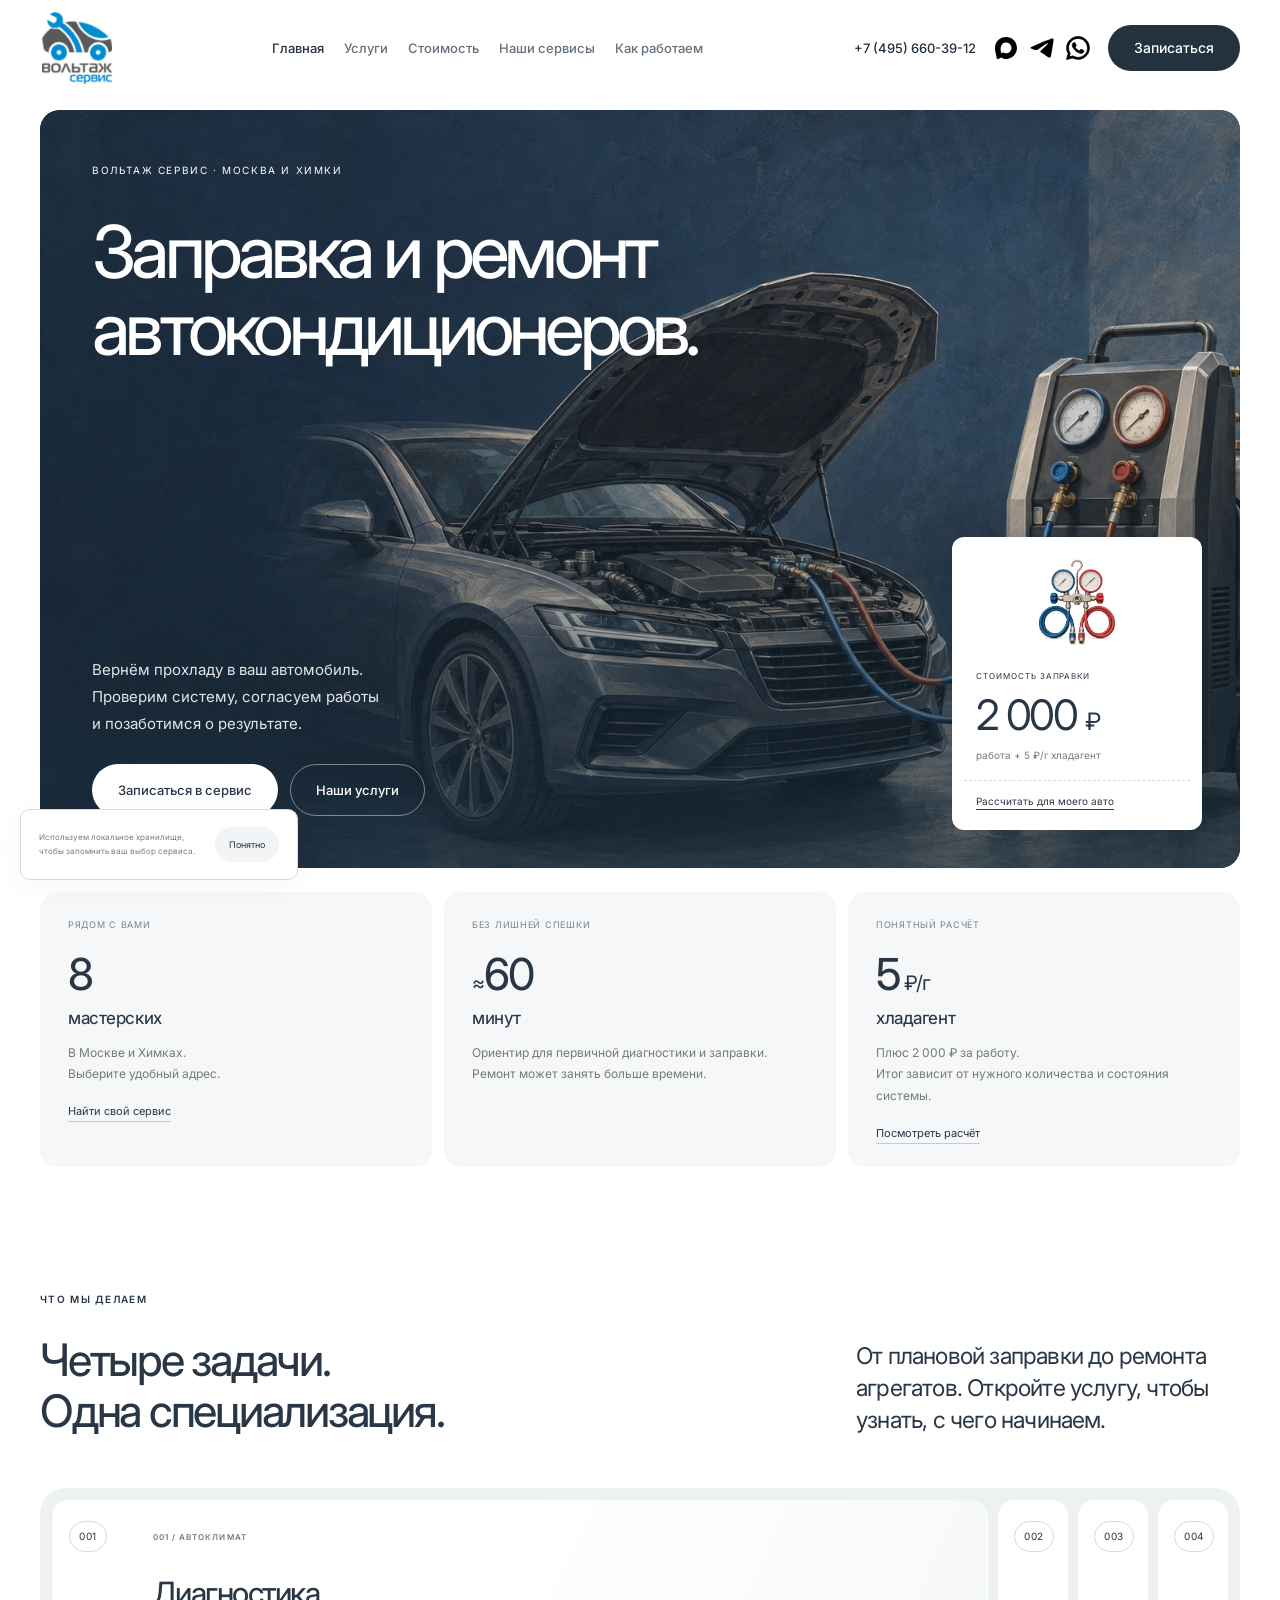
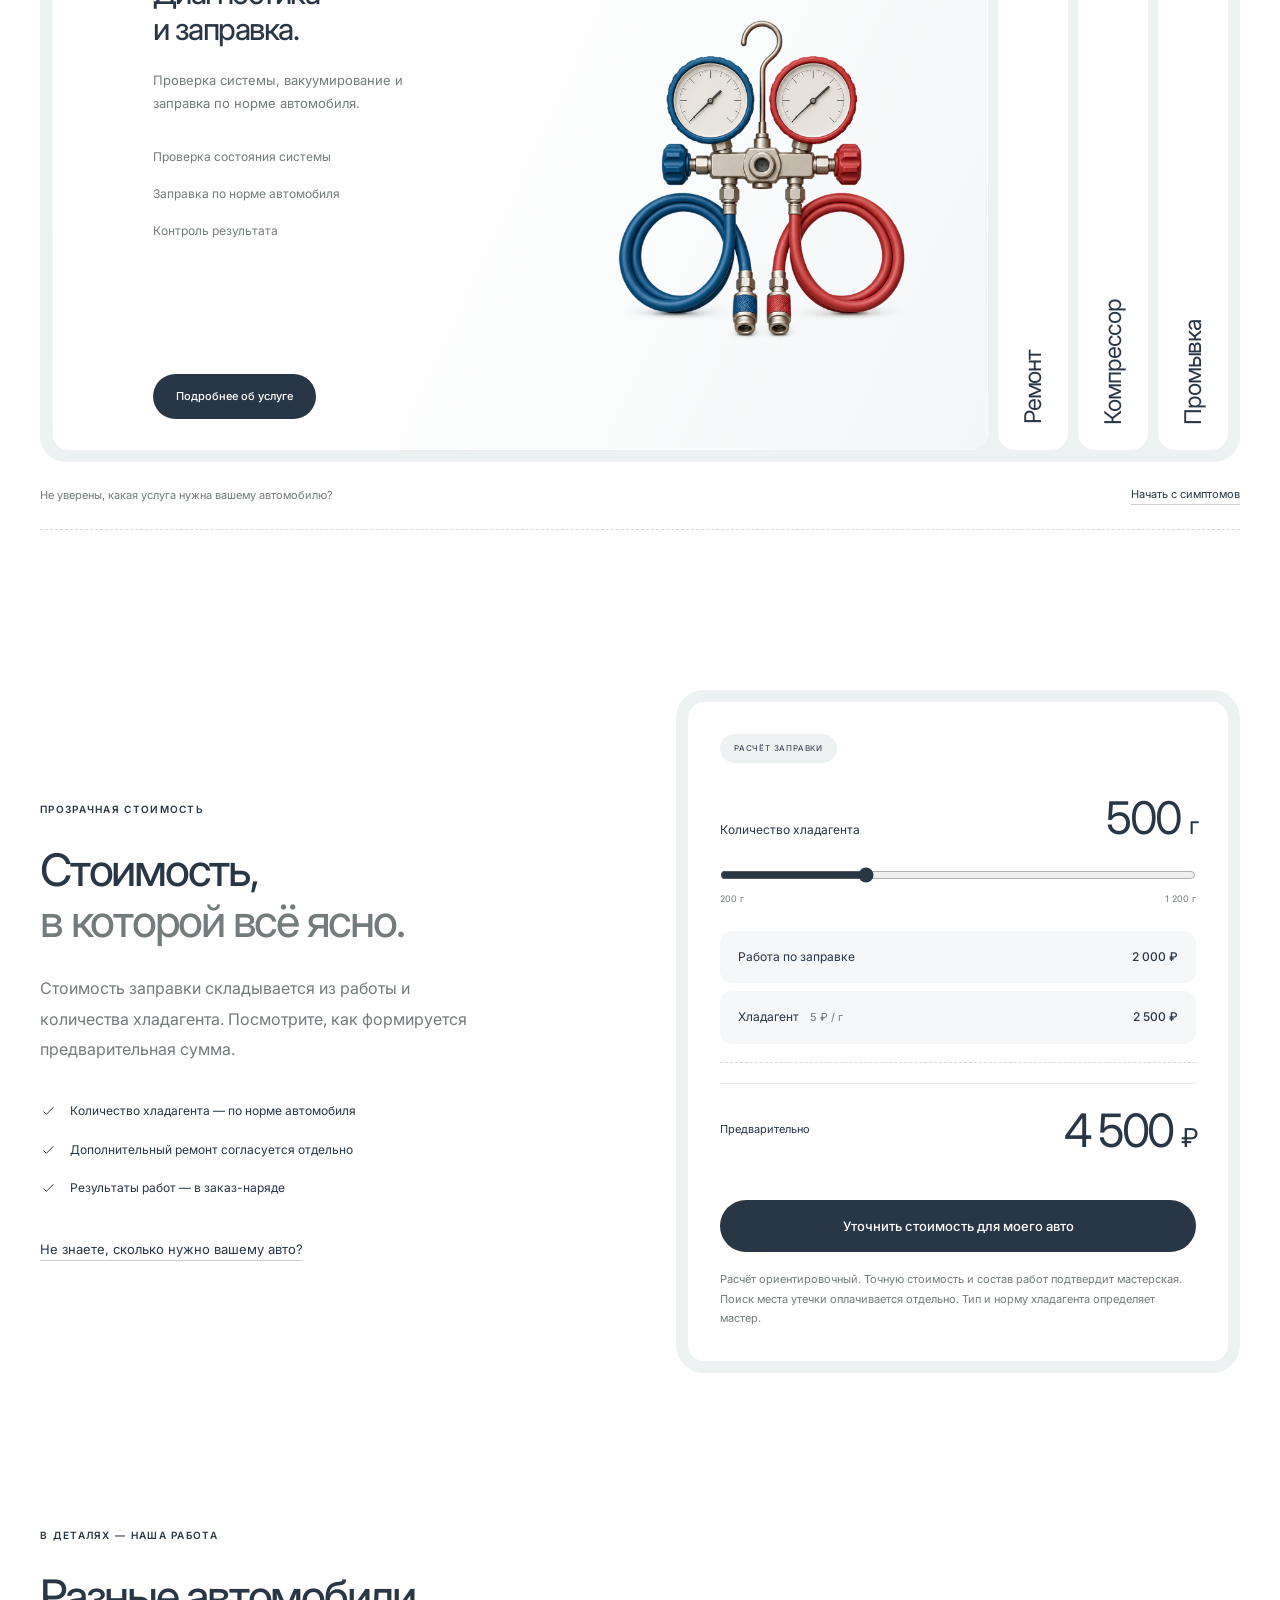
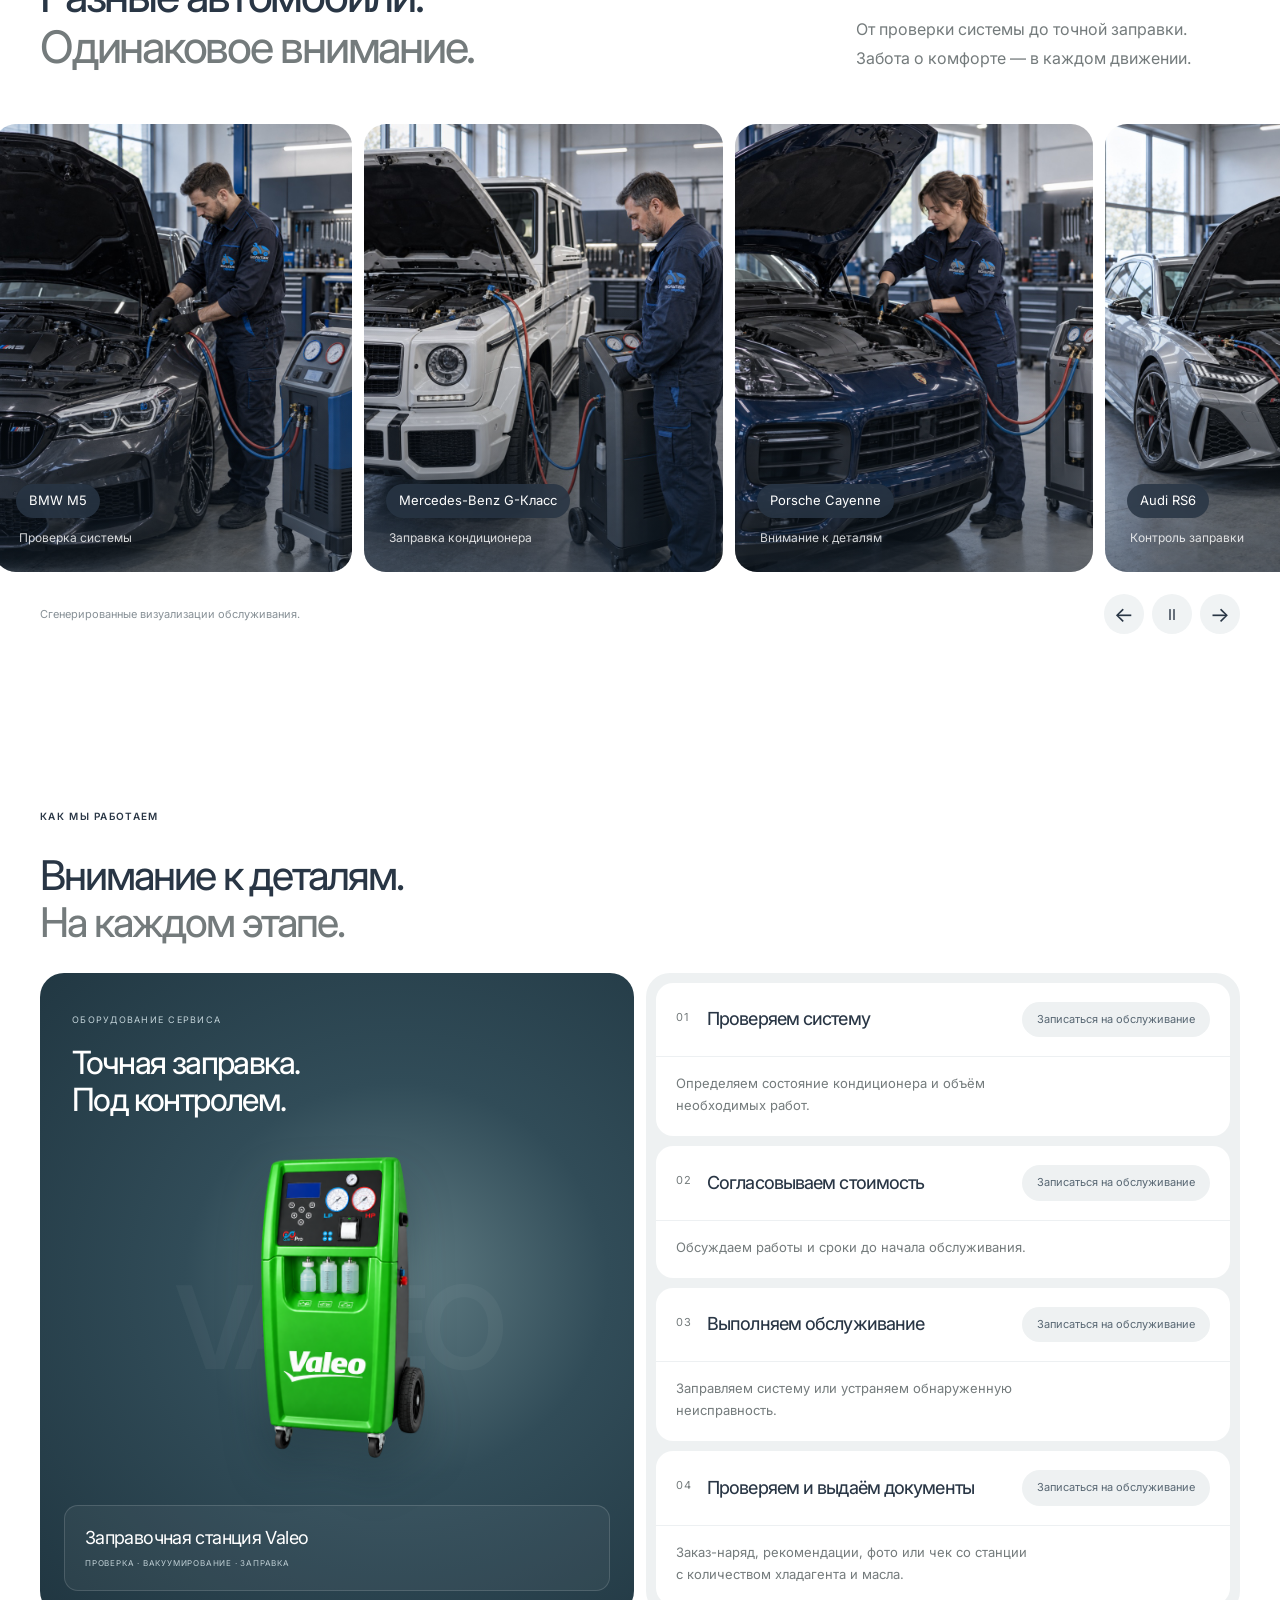
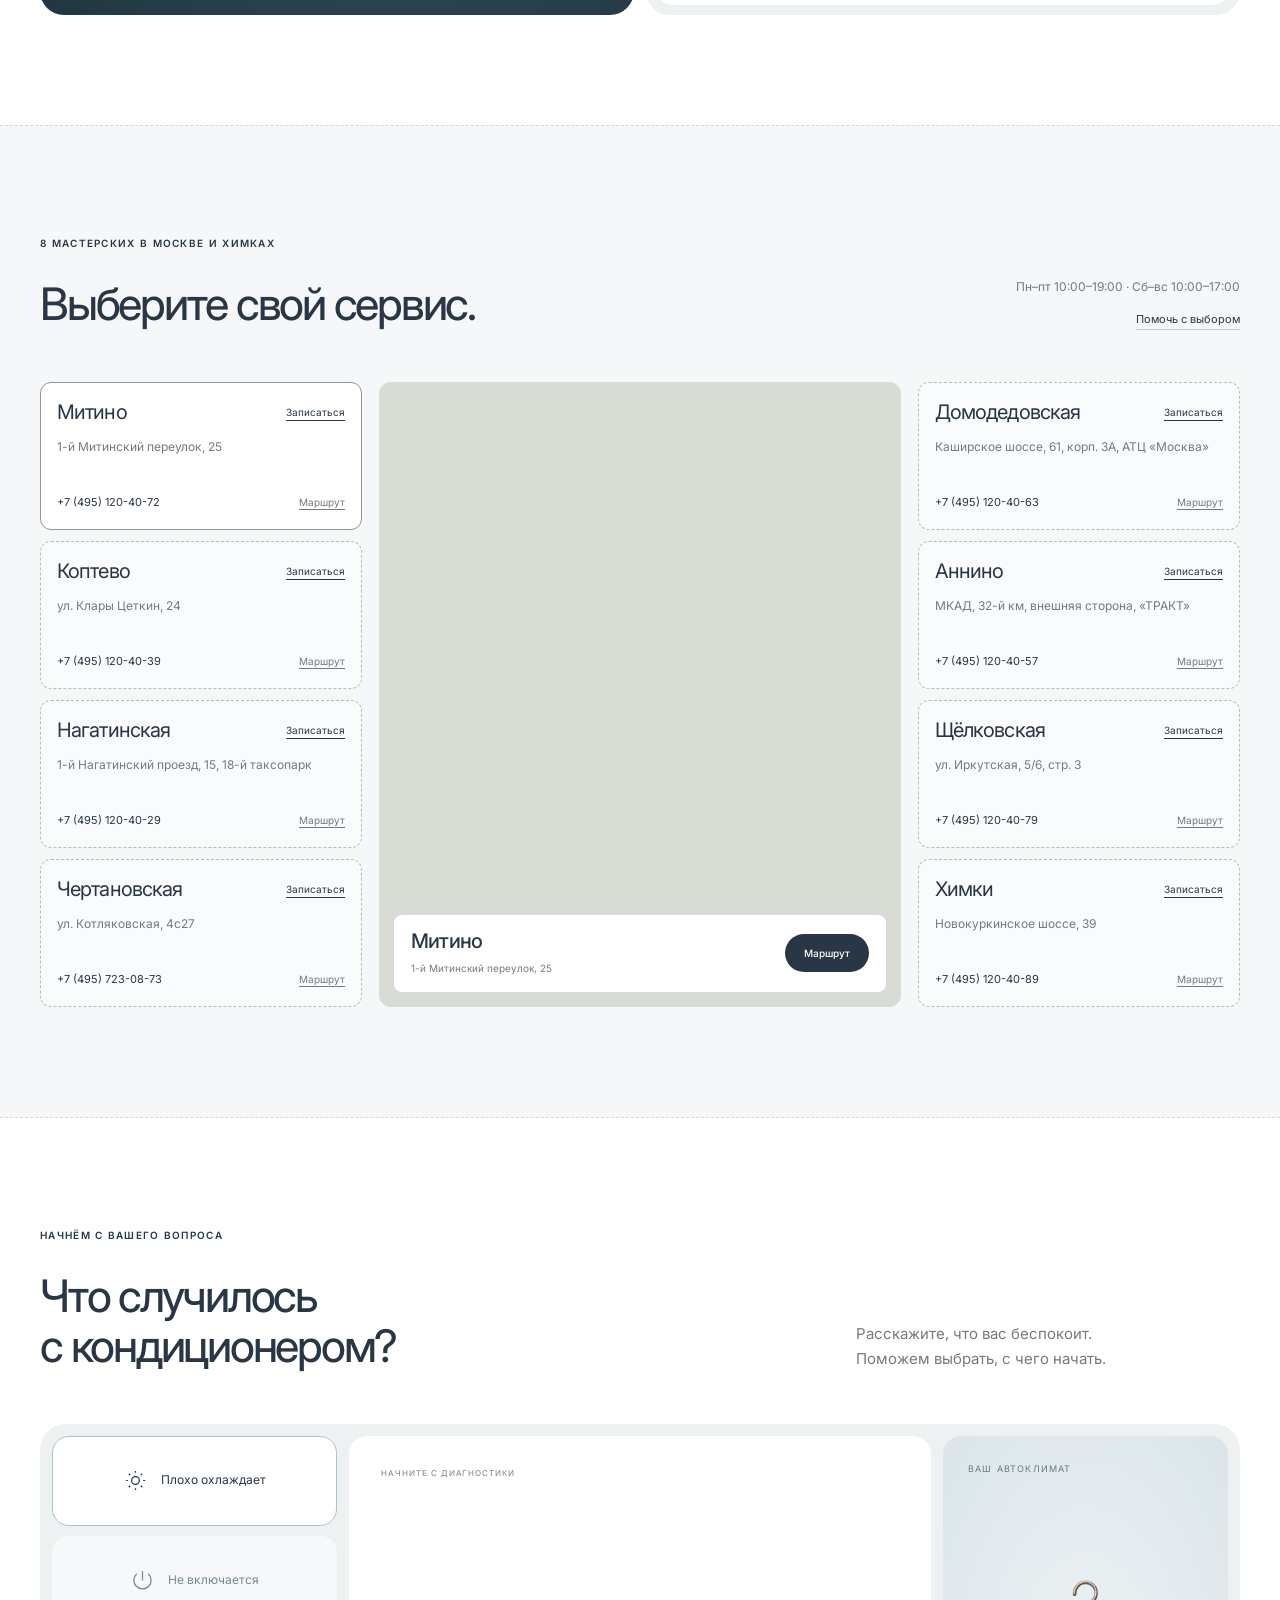
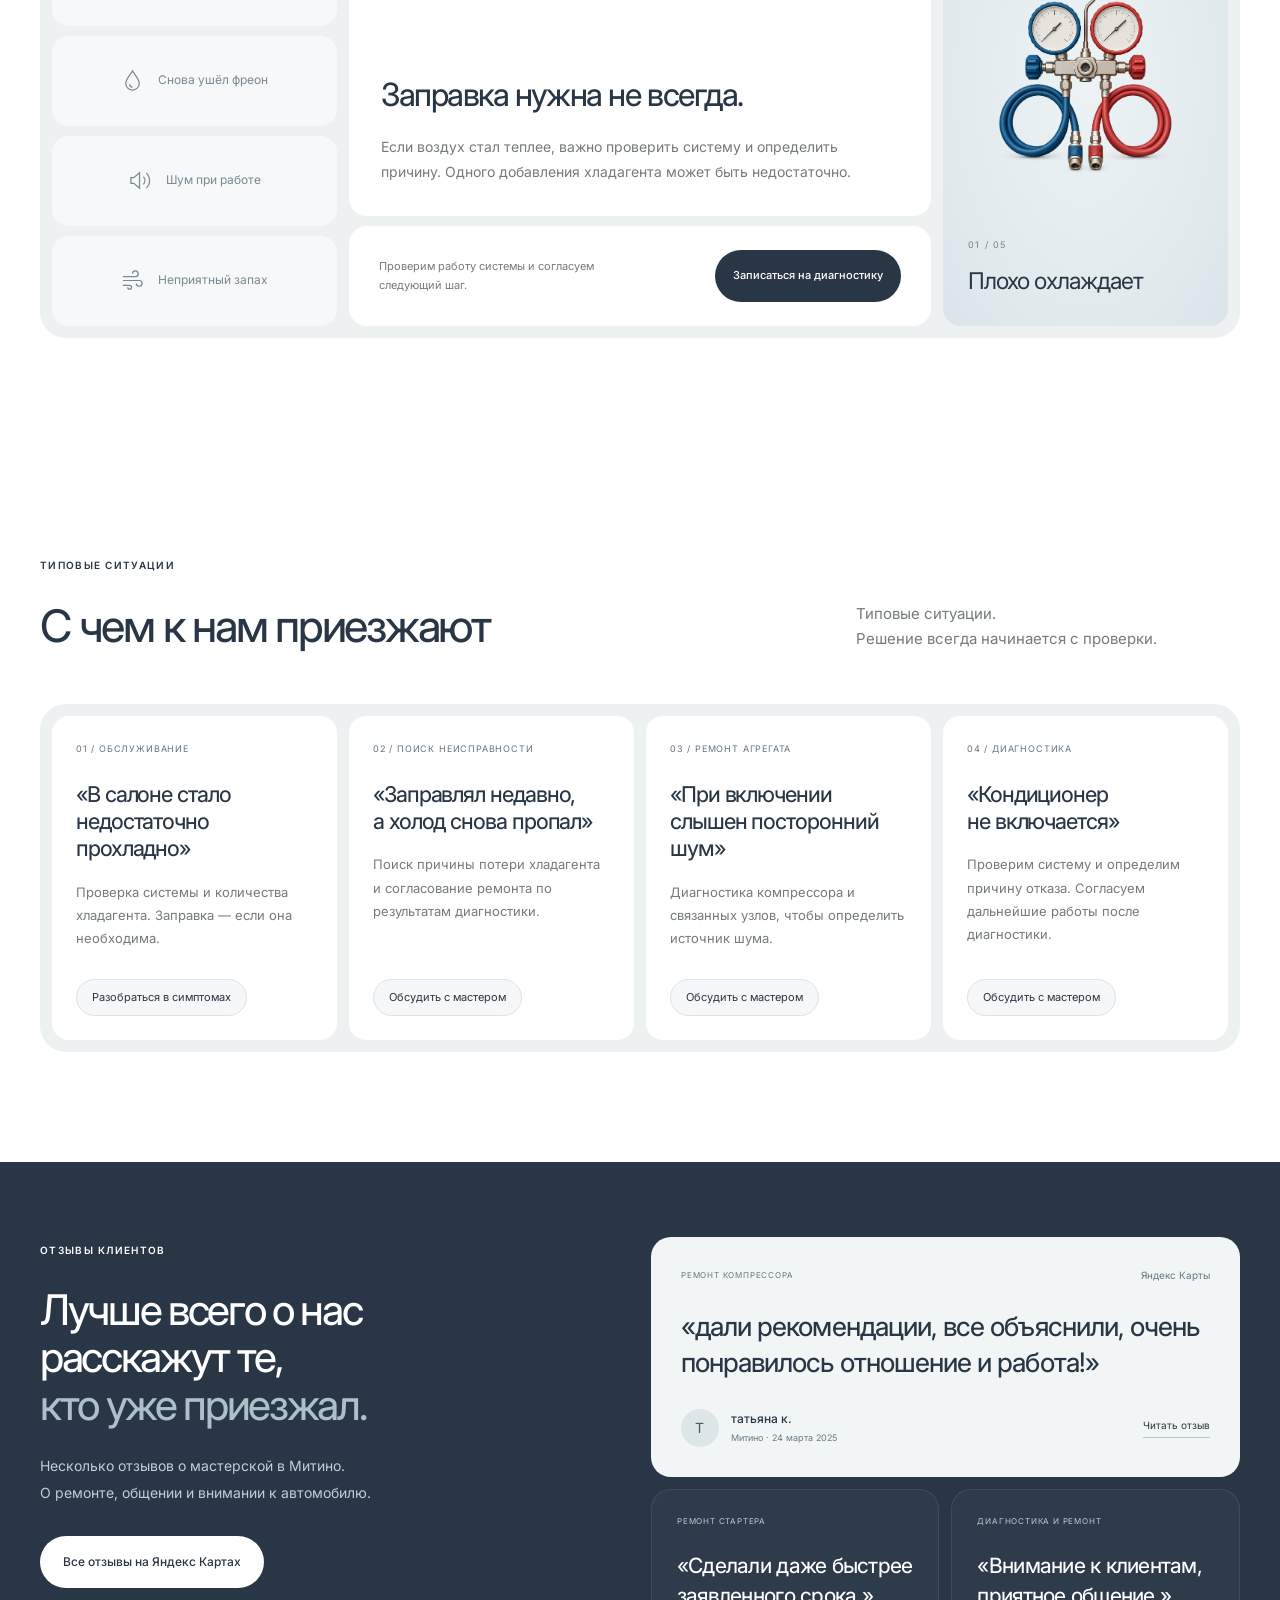
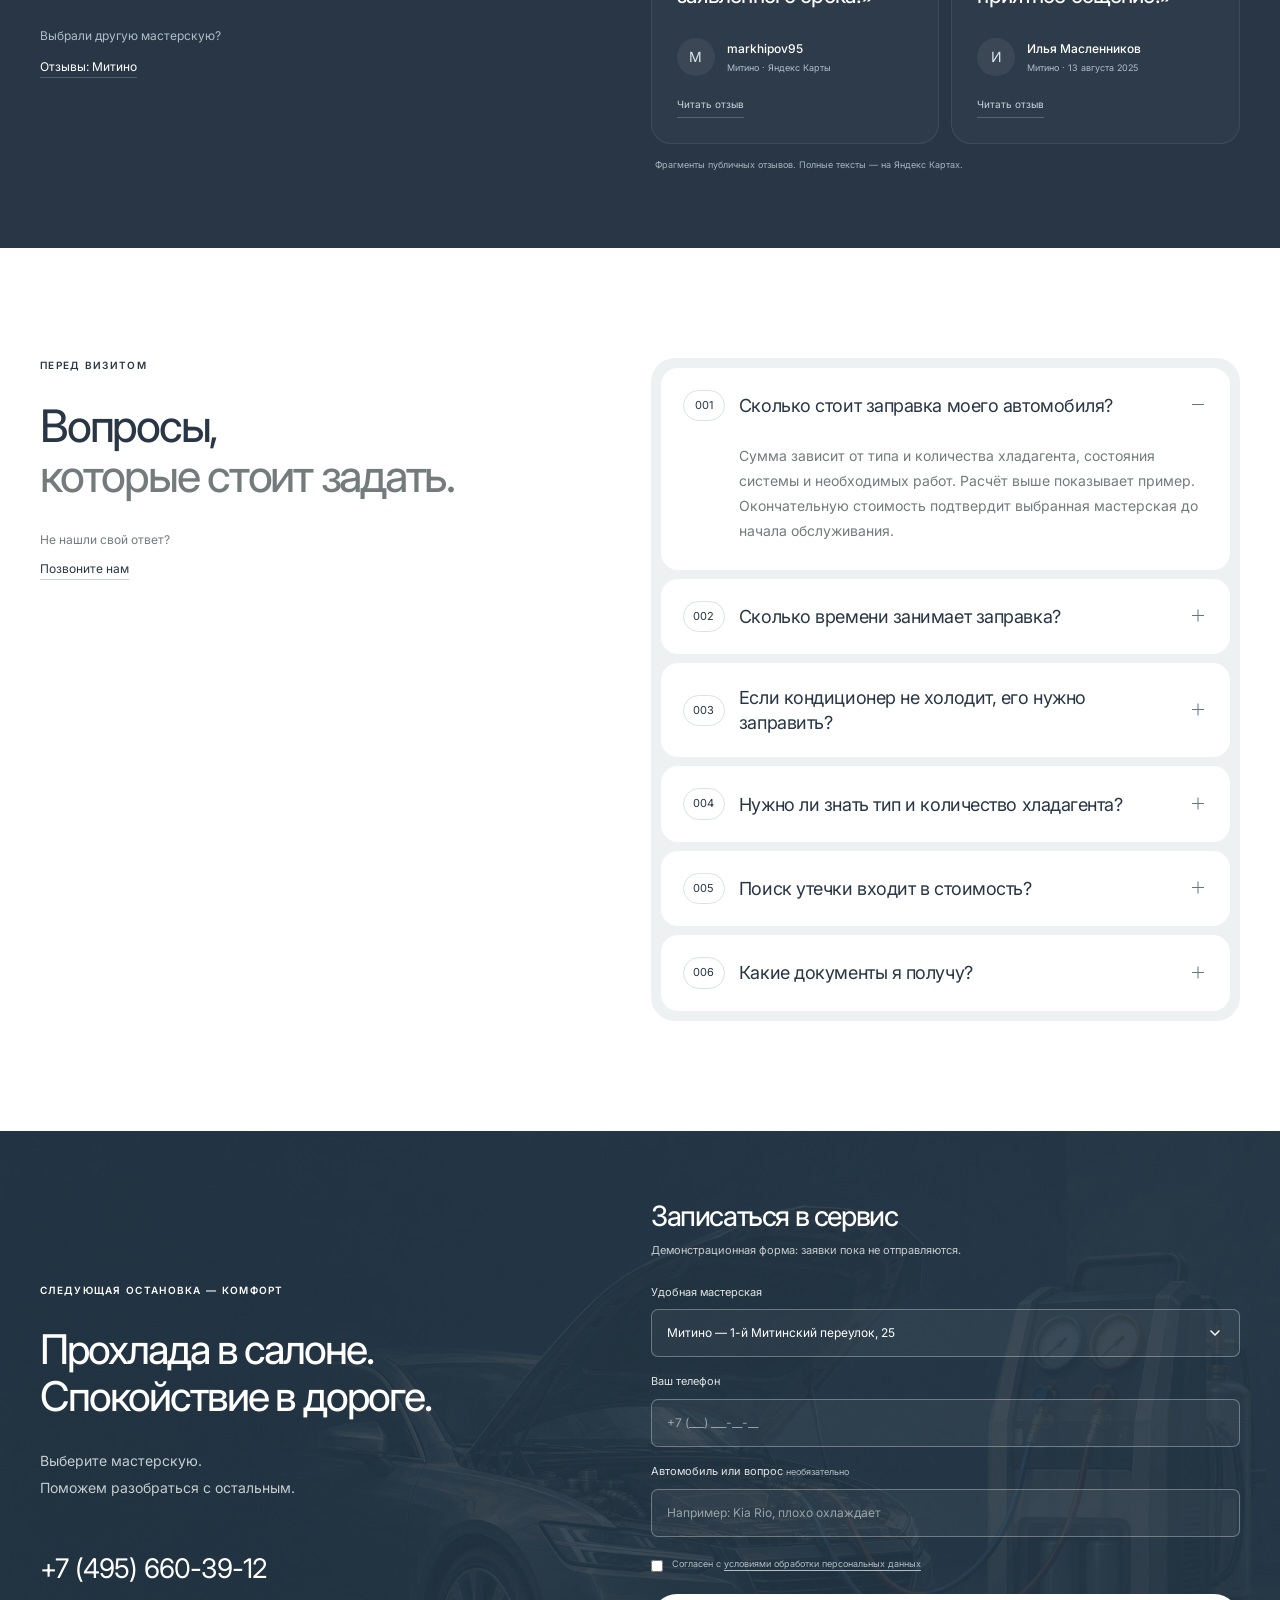
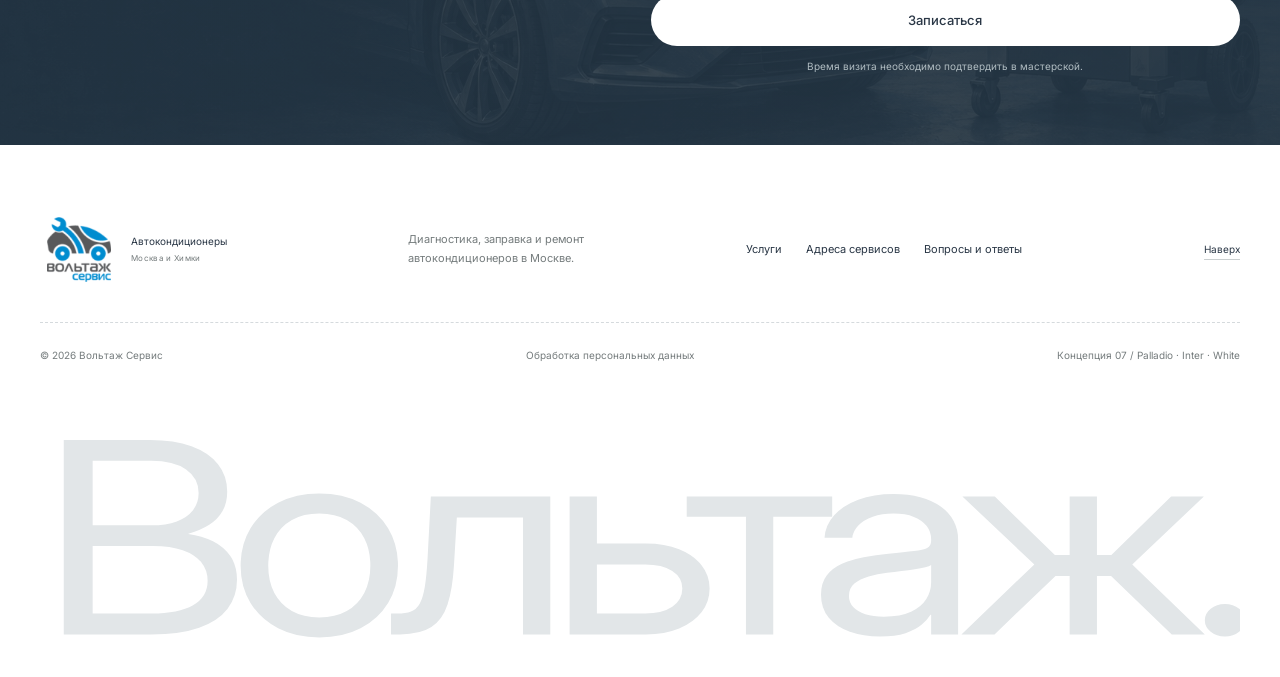
<file: index.html>
<!doctype html>
<html lang="ru">
<head>
<meta charset="utf-8"><meta name="viewport" content="width=device-width,initial-scale=1">
<title>Вольтаж Сервис — автокондиционеры в Москве | Концепция 07</title>
<meta name="description" content="Диагностика, заправка и ремонт автокондиционеров в Москве. Рассчитайте предварительную стоимость и выберите удобную мастерскую Вольтаж Сервис.">
<meta name="robots" content="noindex,nofollow">
<meta name="theme-color" content="#ffffff">
<link rel="icon" href="assets/logo.png"><link rel="stylesheet" href="style.css"><link rel="stylesheet" href="motion.css"><link rel="stylesheet" href="gallery.css"><link rel="stylesheet" href="header.css">
</head>
<body id="top">
<header class="header"><div class="wrap header-inner">
<a class="brand" href="#top" aria-label="Вольтаж Сервис — на главную"><img class="original-logo" src="assets/original-logo.png" alt="Вольтаж Сервис"><span class="brand-specialty">Автокондиционеры<small>Москва и Химки</small></span></a>
<nav class="desktop-nav" aria-label="Главное меню"><a href="#top" aria-current="location">Главная</a><a href="#services">Услуги</a><a href="#price">Стоимость</a><a href="#locations">Наши сервисы</a><a href="#approach">Как работаем</a></nav>
<div class="header-actions"><div class="header-contact"><a class="phone" href="tel:+74956603912" aria-label="Позвонить: +7 (495) 660-39-12" title="+7 (495) 660-39-12">+7 (495) 660-39-12</a><div class="messengers" aria-label="Мессенджеры"><span class="messenger-icon" data-messenger="max" aria-label="MAX" title="MAX" role="img"><img src="assets/icons/max.svg" width="24" height="24" alt="" aria-hidden="true"></span><span class="messenger-icon" data-messenger="telegram" aria-label="Telegram" title="Telegram" role="img"><img src="assets/icons/telegram.svg" width="24" height="24" alt="" aria-hidden="true"></span><span class="messenger-icon" data-messenger="whatsapp" aria-label="WhatsApp" title="WhatsApp" role="img"><img src="assets/icons/whatsapp.svg?v=2" width="24" height="24" alt="" aria-hidden="true"></span></div></div><button class="button small header-book" data-book>Записаться</button><button class="menu-toggle" aria-label="Открыть меню" aria-expanded="false"><span></span><span></span></button></div>
</div><nav class="mobile-nav" aria-label="Меню сайта" hidden><a href="#services">Услуги</a><a href="#price">Стоимость</a><a href="#locations">Наши сервисы</a><a href="#approach">Как работаем</a><div class="mobile-contact"><a href="tel:+74956603912">+7 (495) 660-39-12</a><div class="messengers mobile-messengers" aria-label="Мессенджеры"><span class="messenger-icon" data-messenger="max" aria-label="MAX" title="MAX" role="img"><img src="assets/icons/max.svg" width="24" height="24" alt="" aria-hidden="true"></span><span class="messenger-icon" data-messenger="telegram" aria-label="Telegram" title="Telegram" role="img"><img src="assets/icons/telegram.svg" width="24" height="24" alt="" aria-hidden="true"></span><span class="messenger-icon" data-messenger="whatsapp" aria-label="WhatsApp" title="WhatsApp" role="img"><img src="assets/icons/whatsapp.svg?v=2" width="24" height="24" alt="" aria-hidden="true"></span></div></div></nav></header>
<main>
<section class="hero wrap" aria-labelledby="hero-title"><img class="hero-image" src="assets/hero-palladio.jpg" alt="Живописная рекламная иллюстрация обслуживания автокондиционера" fetchpriority="high"><div class="hero-shade"></div>
<div class="hero-copy"><div class="hero-kicker">ВОЛЬТАЖ СЕРВИС · МОСКВА И ХИМКИ</div><h1 id="hero-title">Заправка и ремонт<br>автокондиционеров.</h1><div class="hero-lower"><p class="hero-desc">Вернём прохладу в ваш автомобиль.<br>Проверим систему, согласуем работы<br>и позаботимся о результате.</p><div class="hero-actions"><button class="button light-button" data-book>Записаться в сервис</button><a href="#services" class="button outline-button">Наши услуги</a></div></div></div>
<a class="hero-estimate" href="#price"><img src="assets/service-01.png" alt="Манометры для обслуживания кондиционера"><span class="estimate-label">СТОИМОСТЬ ЗАПРАВКИ</span><div class="estimate-price">2 000 <small>₽</small></div><p>работа + 5 ₽/г хладагент</p><span class="estimate-link">Рассчитать для моего авто</span></a></section>
<section class="intro-section section intro-light" aria-label="О сервисе в цифрах"><div class="wrap"><div class="intro-facts"><article class="intro-fact"><span class="stat-caption">РЯДОМ С ВАМИ</span><strong>8</strong><div><h3>мастерских</h3><p>В Москве и Химках.<br>Выберите удобный адрес.</p><a href="#locations" class="text-link">Найти свой сервис</a></div></article><article class="intro-fact"><span class="stat-caption">БЕЗ ЛИШНЕЙ СПЕШКИ</span><strong><small>≈</small>60</strong><div><h3>минут</h3><p>Ориентир для первичной диагностики и заправки. Ремонт может занять больше времени.</p></div></article><article class="intro-fact"><span class="stat-caption">ПОНЯТНЫЙ РАСЧЁТ</span><strong>5<small> ₽/г</small></strong><div><h3>хладагент</h3><p>Плюс 2 000 ₽ за работу.<br>Итог зависит от нужного количества и состояния системы.</p><a href="#price" class="text-link">Посмотреть расчёт</a></div></article></div></div></section>

<section id="services" class="section services-section"><div class="wrap"><div class="section-heading"><div><span class="eyebrow">ЧТО МЫ ДЕЛАЕМ</span><h2>Четыре задачи.<br>Одна специализация.</h2></div><p class="editorial-intro">От плановой заправки до ремонта агрегатов. Откройте услугу, чтобы узнать, с чего начинаем.</p></div><div class="service-deck"><article class="service-chapter" open><button type="button" class="chapter-toggle"><span class="chapter-number">001</span><span class="chapter-label">Заправка</span></button><div class="chapter-body"><div class="chapter-copy"><span class="eyebrow">001 / АВТОКЛИМАТ</span><h3>Диагностика<br>и заправка.</h3><p>Проверка системы, вакуумирование и заправка по норме автомобиля.</p><ul><li>Проверка состояния системы</li><li>Заправка по норме автомобиля</li><li>Контроль результата</li></ul><a class="button light-button" href="https://заправка-кондиционеров-москва.рф/diagnostika-i-zapravka.aspx">Подробнее об услуге</a></div><div class="chapter-image"><img src="assets/service-01.png" alt="Оборудование для услуги «Заправка» — студийная визуализация" loading="lazy"></div></div></article><article class="service-chapter"><button type="button" class="chapter-toggle"><span class="chapter-number">002</span><span class="chapter-label">Ремонт</span></button><div class="chapter-body"><div class="chapter-copy"><span class="eyebrow">002 / АВТОКЛИМАТ</span><h3>Вернём системе<br>исправную работу.</h3><p>Найдём причину неисправности и согласуем необходимые работы.</p><ul><li>Диагностика неисправности</li><li>Согласование решения</li><li>Проверка после ремонта</li></ul><a class="button light-button" href="https://заправка-кондиционеров-москва.рф/remont-kondicionerov.aspx">Подробнее об услуге</a></div><div class="chapter-image"><img src="assets/service-02.png" alt="Оборудование для услуги «Ремонт» — студийная визуализация" loading="lazy"></div></div></article><article class="service-chapter"><button type="button" class="chapter-toggle"><span class="chapter-number">003</span><span class="chapter-label">Компрессор</span></button><div class="chapter-body"><div class="chapter-copy"><span class="eyebrow">003 / АВТОКЛИМАТ</span><h3>Забота о сердце<br>кондиционера.</h3><p>Диагностика компрессора и подбор решения по результатам проверки.</p><ul><li>Проверка агрегата</li><li>Оценка состояния узлов</li><li>Согласование объёма ремонта</li></ul><a class="button light-button" href="https://заправка-кондиционеров-москва.рф/remont-kompressora.aspx">Подробнее об услуге</a></div><div class="chapter-image"><img src="assets/service-03.png" alt="Оборудование для услуги «Компрессор» — студийная визуализация" loading="lazy"></div></div></article><article class="service-chapter"><button type="button" class="chapter-toggle"><span class="chapter-number">004</span><span class="chapter-label">Промывка</span></button><div class="chapter-body"><div class="chapter-copy"><span class="eyebrow">004 / АВТОКЛИМАТ</span><h3>Чистота внутри<br>системы.</h3><p>Очистка контура, когда она необходима по результатам диагностики.</p><ul><li>Оценка состояния контура</li><li>Подбор способа очистки</li><li>Подготовка к обслуживанию</li></ul><a class="button light-button" href="https://заправка-кондиционеров-москва.рф/promiv-sistemi.aspx">Подробнее об услуге</a></div><div class="chapter-image"><img src="assets/service-04.png" alt="Оборудование для услуги «Промывка» — студийная визуализация" loading="lazy"></div></div></article></div><div class="services-foot"><p>Не уверены, какая услуга нужна вашему автомобилю?</p><a class="text-link" href="#symptoms">Начать с симптомов</a></div></div></section>
<section id="price" class="section price-section"><div class="wrap price-layout"><div class="price-copy"><div class="eyebrow">ПРОЗРАЧНАЯ СТОИМОСТЬ</div><h2>Стоимость,<br><span class="muted">в которой всё ясно.</span></h2><p class="section-intro">Стоимость заправки складывается из работы и количества хладагента. Посмотрите, как формируется предварительная сумма.</p><ul class="check-list"><li><svg><use href="#check"/></svg> Количество хладагента — по норме автомобиля</li><li><svg><use href="#check"/></svg> Дополнительный ремонт согласуется отдельно</li><li><svg><use href="#check"/></svg> Результаты работ — в заказ-наряде</li></ul><a class="text-link" href="#faq">Не знаете, сколько нужно вашему авто? </a></div>
<div class="calculator"><div class="calc-head"><span class="pill">РАСЧЁТ ЗАПРАВКИ</span><svg><use href="#snow"/></svg></div><div class="calc-label"><label for="amount">Количество хладагента</label><output id="weight" for="amount">500 <small>г</small></output></div><input type="range" id="amount" min="200" max="1200" value="500" step="50" aria-label="Количество хладагента, граммы"><div class="range-labels"><span>200 г</span><span>1 200 г</span></div><div class="calc-lines"><p><span>Работа по заправке</span><strong>2 000 ₽</strong></p><p><span>Хладагент <small>5 ₽ / г</small></span><strong id="gas-price">2 500 ₽</strong></p></div><div class="calc-total"><span>Предварительно</span><strong id="total-price">4 500 <small>₽</small></strong></div><button class="button full" data-book data-service="Заправка кондиционера">Уточнить стоимость для моего авто </button><p class="calc-note">Расчёт ориентировочный. Точную стоимость и состав работ подтвердит мастерская. Поиск места утечки оплачивается отдельно. Тип и норму хладагента определяет мастер.</p></div>
</div></section>
<section id="work-gallery" class="section work-gallery" aria-labelledby="work-gallery-title">
  <div class="wrap section-heading gallery-heading">
    <div><div class="eyebrow">В ДЕТАЛЯХ — НАША РАБОТА</div><h2 id="work-gallery-title">Разные автомобили.<br><span class="muted">Одинаковое внимание.</span></h2></div>
    <p>От проверки системы до точной заправки.<br>Забота о комфорте — в каждом движении.</p>
  </div>
  <div class="gallery-viewport" tabindex="0" role="region" aria-label="Галерея обслуживания автомобилей. Листайте стрелками.">
    <div class="gallery-track"><div class="gallery-group">
      <figure class="work-photo"><img draggable="false" src="assets/gallery/bmw.jpg" width="896" height="1120" loading="lazy" alt="Визуализация: мастер в форме Вольтаж подключает оборудование к BMW M5"><figcaption><span>BMW M5</span><span>Проверка системы</span></figcaption></figure>
      <figure class="work-photo"><img draggable="false" src="assets/gallery/mercedes.jpg" width="896" height="1120" loading="lazy" alt="Визуализация: обслуживание кондиционера Mercedes-Benz G-Класса"><figcaption><span>Mercedes-Benz G-Класс</span><span>Заправка кондиционера</span></figcaption></figure>
      <figure class="work-photo"><img draggable="false" src="assets/gallery/porsche.jpg" width="896" height="1120" loading="lazy" alt="Визуализация: мастер в фирменной форме обслуживает кондиционер Porsche Cayenne"><figcaption><span>Porsche Cayenne</span><span>Внимание к деталям</span></figcaption></figure>
      <figure class="work-photo"><img draggable="false" src="assets/gallery/audi.jpg" width="896" height="1120" loading="lazy" alt="Визуализация: мастер Вольтаж у заправочной станции рядом с Audi RS6"><figcaption><span>Audi RS6</span><span>Контроль заправки</span></figcaption></figure>
    </div></div>
  </div>
  <div class="wrap gallery-bottom"><p>Сгенерированные визуализации обслуживания.</p><div class="gallery-controls" aria-label="Управление галереей"><button type="button" class="gallery-arrow" data-gallery-prev aria-label="Предыдущее фото">←</button><button type="button" class="gallery-pause" data-gallery-pause aria-label="Остановить движение фото" aria-pressed="false"><span aria-hidden="true">Ⅱ</span></button><button type="button" class="gallery-arrow" data-gallery-next aria-label="Следующее фото">→</button></div></div>
</section>
<section id="approach" class="section approach-section"><div class="wrap approach-layout"><div class="approach-left"><div class="approach-title"><div class="eyebrow">КАК МЫ РАБОТАЕМ</div><h2>Внимание к деталям.<br><span class="muted">На каждом этапе.</span></h2></div><div class="approach-visual"><div class="equipment-heading"><span>ОБОРУДОВАНИЕ СЕРВИСА</span><h3>Точная заправка.<br>Под контролем.</h3></div><div class="equipment-watermark" aria-hidden="true">VALEO</div><img src="assets/station-cutout.png" alt="Заправочная станция Valeo без фона" loading="lazy"><div class="equipment-badge"><span>Заправочная станция Valeo<small>ПРОВЕРКА · ВАКУУМИРОВАНИЕ · ЗАПРАВКА</small></span></div></div></div><div class="approach-copy"><div class="steps"><div><span>01</span><div><div class="step-heading"><h3>Проверяем систему</h3><button class="step-book" type="button" data-book data-service="Обслуживание автокондиционера">Записаться на обслуживание</button></div><p>Определяем состояние кондиционера и объём необходимых работ.</p></div></div><div><span>02</span><div><div class="step-heading"><h3>Согласовываем стоимость</h3><button class="step-book" type="button" data-book data-service="Обслуживание автокондиционера">Записаться на обслуживание</button></div><p>Обсуждаем работы и сроки до начала обслуживания.</p></div></div><div><span>03</span><div><div class="step-heading"><h3>Выполняем обслуживание</h3><button class="step-book" type="button" data-book data-service="Обслуживание автокондиционера">Записаться на обслуживание</button></div><p>Заправляем систему или устраняем обнаруженную неисправность.</p></div></div><div><span>04</span><div><div class="step-heading"><h3>Проверяем и выдаём документы</h3><button class="step-book" type="button" data-book data-service="Обслуживание автокондиционера">Записаться на обслуживание</button></div><p>Заказ-наряд, рекомендации, фото или чек со станции с количеством хладагента и масла.</p></div></div></div></div></div></section>
<section id="locations" class="section locations-section"><div class="wrap locations-wrap"><div class="section-heading"><div><div class="eyebrow">8 МАСТЕРСКИХ В МОСКВЕ И ХИМКАХ</div><h2>Выберите свой сервис.</h2></div><div class="locations-heading-note"><p>Пн–пт 10:00–19:00 · Сб–вс 10:00–17:00</p><a href="tel:+74956603912" class="text-link">Помочь с выбором</a></div></div>
<div class="locations-board" id="location-list"><div class="location-column" id="locations-left"></div><div class="map-panel"><iframe id="service-map" title="Карта мастерских Вольтаж Сервис в Москве и Химках" loading="lazy" referrerpolicy="no-referrer-when-downgrade" src="https://yandex.ru/map-widget/v1/?ll=37.617635%2C55.755814&amp;z=10"></iframe><div class="map-caption"><span><b id="map-location">Митино</b><small id="map-address">1-й Митинский переулок, 25</small></span><a id="route-link" href="https://yandex.ru/maps/?text=Москва%201-й%20Митинский%20переулок%2025" target="_blank" rel="noopener" class="button small">Маршрут</a></div></div><div class="location-column" id="locations-right"></div></div>
</div></section>
<section id="symptoms" class="section symptoms-section"><div class="wrap"><div class="section-heading"><div><div class="eyebrow">НАЧНЁМ С ВАШЕГО ВОПРОСА</div><h2>Что случилось<br>с кондиционером?</h2></div><p>Расскажите, что вас беспокоит.<br>Поможем выбрать, с чего начать.</p></div><div class="symptom-showcase"><div class="symptom-tabs" role="tablist" aria-label="Симптомы неисправности" aria-orientation="vertical"><button class="symptom-tab active" role="tab" aria-selected="true" id="symptom-tab-0" aria-controls="symptom-panel" data-symptom="0"><svg><use href="#sun"/></svg> Плохо охлаждает</button><button class="symptom-tab" role="tab" aria-selected="false" id="symptom-tab-1" aria-controls="symptom-panel" data-symptom="1" tabindex="-1"><svg><use href="#power"/></svg> Не включается</button><button class="symptom-tab" role="tab" aria-selected="false" id="symptom-tab-2" aria-controls="symptom-panel" data-symptom="2" tabindex="-1"><svg><use href="#drop"/></svg> Снова ушёл фреон</button><button class="symptom-tab" role="tab" aria-selected="false" id="symptom-tab-3" aria-controls="symptom-panel" data-symptom="3" tabindex="-1"><svg><use href="#sound"/></svg> Шум при работе</button><button class="symptom-tab" role="tab" aria-selected="false" id="symptom-tab-4" aria-controls="symptom-panel" data-symptom="4" tabindex="-1"><svg><use href="#wind"/></svg> Неприятный запах</button></div><div class="symptom-panel" id="symptom-panel" role="tabpanel" aria-labelledby="symptom-tab-0"><div class="symptom-visual"><span class="symptom-visual-kicker">ВАШ АВТОКЛИМАТ</span><img id="symptom-image" src="assets/service-01.png" alt="Манометры для диагностики автокондиционера" loading="lazy"><div class="symptom-visual-caption"><span id="symptom-count">01 / 05</span><span id="symptom-label">Плохо охлаждает</span></div></div><div class="symptom-answer"><span class="pill">НАЧНИТЕ С ДИАГНОСТИКИ</span><div class="symptom-answer-copy"><h3 id="symptom-title">Заправка нужна не всегда.</h3><p id="symptom-text">Если воздух стал теплее, важно проверить систему и определить причину. Одного добавления хладагента может быть недостаточно.</p></div></div><div class="symptom-next"><p id="symptom-next">Проверим работу системы и согласуем следующий шаг.</p><button class="button" data-book data-service="Диагностика">Записаться на диагностику</button></div></div></div></div></section>
<section id="experience" class="section"><div class="wrap"><div class="section-heading"><div><div class="eyebrow">ТИПОВЫЕ СИТУАЦИИ</div><h2>С чем к нам приезжают</h2></div><p>Типовые ситуации.<br>Решение всегда начинается с проверки.</p></div><div class="scenario-grid"><article><span class="scenario-index">01 / ОБСЛУЖИВАНИЕ</span><h3>«В салоне стало<br>недостаточно прохладно»</h3><p>Проверка системы и количества хладагента. Заправка — если она необходима.</p><a href="#symptoms" class="text-link">Разобраться в симптомах </a></article><article><span class="scenario-index">02 / ПОИСК НЕИСПРАВНОСТИ</span><h3>«Заправлял недавно,<br>а холод снова пропал»</h3><p>Поиск причины потери хладагента и согласование ремонта по результатам диагностики.</p><button class="text-link" data-book data-service="Поиск утечки">Обсудить с мастером </button></article><article><span class="scenario-index">03 / РЕМОНТ АГРЕГАТА</span><h3>«При включении<br>слышен посторонний шум»</h3><p>Диагностика компрессора и связанных узлов, чтобы определить источник шума.</p><button class="text-link" data-book data-service="Ремонт компрессора">Обсудить с мастером </button></article><article><span class="scenario-index">04 / ДИАГНОСТИКА</span><h3>«Кондиционер<br>не включается»</h3><p>Проверим систему и определим причину отказа. Согласуем дальнейшие работы после диагностики.</p><button class="text-link" data-book data-service="Кондиционер не включается">Обсудить с мастером</button></article></div></div></section>
<section id="reviews" class="trust-section customer-reviews"><div class="wrap reviews-layout"><div class="reviews-intro"><div class="eyebrow">ОТЗЫВЫ КЛИЕНТОВ</div><h2>Лучше всего о нас<br>расскажут те,<br><span>кто уже приезжал.</span></h2><p>Несколько отзывов о мастерской в Митино.<br>О ремонте, общении и внимании к автомобилю.</p><a class="button reviews-source-button" href="https://yandex.com/maps/org/voltag/154377880067/reviews/" target="_blank" rel="noopener">Все отзывы на Яндекс Картах</a><div class="reviews-local"><span>Выбрали другую мастерскую?</span><a id="reviews-link" class="text-link" href="https://yandex.com/maps/org/voltag/154377880067/reviews/" target="_blank" rel="noopener">Отзывы: Митино</a></div></div><div class="review-cards"><article class="review-card review-featured"><div class="review-top"><span class="review-topic">РЕМОНТ КОМПРЕССОРА</span><span class="review-platform">Яндекс Карты</span></div><blockquote>«дали рекомендации, все объяснили, очень понравилось отношение и работа!»</blockquote><div class="review-person"><span class="review-avatar" aria-hidden="true">Т</span><div><h3>татьяна к.</h3><p>Митино · 24 марта 2025</p></div><a href="https://yandex.com/maps/org/voltag/154377880067/reviews/" target="_blank" rel="noopener" aria-label="Читать отзыв Татьяны на Яндекс Картах">Читать отзыв</a></div></article><article class="review-card"><div class="review-top"><span class="review-topic">РЕМОНТ СТАРТЕРА</span></div><blockquote>«Сделали даже быстрее заявленного срока.»</blockquote><div class="review-person"><span class="review-avatar" aria-hidden="true">М</span><div><h3>markhipov95</h3><p>Митино · Яндекс Карты</p></div></div><a class="review-original" href="https://yandex.com/maps/org/voltag/154377880067/reviews/" target="_blank" rel="noopener">Читать отзыв</a></article><article class="review-card"><div class="review-top"><span class="review-topic">ДИАГНОСТИКА И РЕМОНТ</span></div><blockquote>«Внимание к клиентам, приятное общение.»</blockquote><div class="review-person"><span class="review-avatar" aria-hidden="true">И</span><div><h3>Илья Масленников</h3><p>Митино · 13 августа 2025</p></div></div><a class="review-original" href="https://yandex.com/maps/org/voltag/154377880067/reviews/" target="_blank" rel="noopener">Читать отзыв</a></article><p class="reviews-caption">Фрагменты публичных отзывов. Полные тексты — на Яндекс Картах.</p></div></div></section>
<section id="faq" class="section"><div class="wrap faq-layout"><div><div class="eyebrow">ПЕРЕД ВИЗИТОМ</div><h2>Вопросы,<br><span class="muted">которые стоит задать.</span></h2><p>Не нашли свой ответ?<br><a class="text-link" href="tel:+74956603912">Позвоните нам </a></p></div><div class="faq-list"><details name="service-faq" open><summary><span class="faq-number">001</span><span class="faq-question">Сколько стоит заправка моего автомобиля?</span><span class="faq-indicator" aria-hidden="true"></span></summary><p>Сумма зависит от типа и количества хладагента, состояния системы и необходимых работ. Расчёт выше показывает пример. Окончательную стоимость подтвердит выбранная мастерская до начала обслуживания.</p></details><details name="service-faq"><summary><span class="faq-number">002</span><span class="faq-question">Сколько времени занимает заправка?</span><span class="faq-indicator" aria-hidden="true"></span></summary><p>Ориентир для первичной диагностики и заправки — 60 минут. Если потребуется поиск утечки или ремонт, время будет другим. Уточните срок при записи.</p></details><details name="service-faq"><summary><span class="faq-number">003</span><span class="faq-question">Если кондиционер не холодит, его нужно заправить?</span><span class="faq-indicator" aria-hidden="true"></span></summary><p>По одному симптому нельзя определить причину. Начните с диагностики: мастер проверит систему и объяснит, требуется ли заправка или ремонт.</p></details><details name="service-faq"><summary><span class="faq-number">004</span><span class="faq-question">Нужно ли знать тип и количество хладагента?</span><span class="faq-indicator" aria-hidden="true"></span></summary><p>Нет. Сообщите марку, модель и год автомобиля. Перед обслуживанием мастер уточнит нужный тип и норму заправки по данным автомобиля.</p></details><details name="service-faq"><summary><span class="faq-number">005</span><span class="faq-question">Поиск утечки входит в стоимость?</span><span class="faq-indicator" aria-hidden="true"></span></summary><p>Поиск места разгерметизации — дополнительная услуга. Состав проверки и стоимость согласуйте с мастерской до начала работ.</p></details><details name="service-faq"><summary><span class="faq-number">006</span><span class="faq-question">Какие документы я получу?</span><span class="faq-indicator" aria-hidden="true"></span></summary><p>После заправки предусмотрены заказ-наряд с рекомендациями и фото или чек со станции, где указано количество хладагента и масла. Условия гарантии уточните для выбранной услуги.</p></details></div></div></section>
<section id="booking" class="booking-section"><div class="wrap booking-layout"><div><div class="eyebrow">СЛЕДУЮЩАЯ ОСТАНОВКА — КОМФОРТ</div><h2>Прохлада в салоне.<br>Спокойствие в дороге.</h2><p>Выберите мастерскую.<br>Поможем разобраться с остальным.</p><a href="tel:+74956603912" class="booking-phone">+7 (495) 660-39-12 </a></div><form id="booking-form" class="booking-form"><h3>Записаться в сервис</h3><p class="demo-form-note">Демонстрационная форма: заявки пока не отправляются.</p><label for="booking-location">Удобная мастерская</label><select id="booking-location" name="location"></select><label for="booking-phone">Ваш телефон</label><input id="booking-phone" name="phone" type="tel" inputmode="tel" autocomplete="tel" placeholder="+7 (___) ___-__-__" required minlength="10"><label for="booking-comment">Автомобиль или вопрос <span>необязательно</span></label><input id="booking-comment" name="comment" placeholder="Например: Kia Rio, плохо охлаждает" maxlength="300"><label class="consent"><input type="checkbox" required><span>Согласен с <a href="https://заправка-кондиционеров-москва.рф/soglasie.aspx" target="_blank" rel="noopener" id="privacy-link">условиями обработки персональных данных</a></span></label><button class="button full light-button" type="submit">Записаться </button><p class="form-note">Время визита необходимо подтвердить в мастерской.</p><div id="form-result" role="status" hidden></div></form></div></section>
</main>
<footer><div class="wrap footer-top"><a class="brand" href="#top"><img class="original-logo" src="assets/original-logo.png" alt="Вольтаж Сервис"><span class="brand-specialty">Автокондиционеры<small>Москва и Химки</small></span></a><p>Диагностика, заправка и ремонт<br>автокондиционеров в Москве.</p><nav aria-label="Ссылки в подвале"><a href="#services">Услуги</a><a href="#locations">Адреса сервисов</a><a href="#faq">Вопросы и ответы</a></nav><a class="text-link" href="#top">Наверх </a></div><div class="wrap footer-bottom"><span>© 2026 Вольтаж Сервис</span><a href="https://заправка-кондиционеров-москва.рф/right-of-confidence.aspx" id="footer-privacy" target="_blank" rel="noopener">Обработка персональных данных</a><span>Концепция 07 / Palladio · Inter · White</span></div><div class="wrap footer-wordmark" aria-hidden="true"><svg viewBox="0 0 1280 290" xmlns="http://www.w3.org/2000/svg"><text x="0" y="250" textLength="1280" lengthAdjust="spacingAndGlyphs">Вольтаж.</text></svg></div></footer>
<div class="mobile-actions"><a href="tel:+74956603912"><svg><use href="#phone"/></svg> Позвонить</a><button data-book>Записаться </button></div>
<div class="cookie-note" id="cookie-note"><p>Используем локальное хранилище,<br>чтобы запомнить ваш выбор сервиса.</p><button id="cookie-close" aria-label="Закрыть уведомление">Понятно</button></div>
<svg class="svg-sprite" xmlns="http://www.w3.org/2000/svg"><defs>
<symbol id="pin" viewBox="0 0 24 24"><path d="M20 10c0 6-8 12-8 12S4 16 4 10a8 8 0 1 1 16 0Z"/><circle cx="12" cy="10" r="2.5"/></symbol>
<symbol id="check" viewBox="0 0 24 24"><path d="m5 12 4 4L19 6"/></symbol>
<symbol id="snow" viewBox="0 0 24 24"><path d="M12 2v20M3.34 7l17.32 10M3.34 17 20.66 7M9 4l3 3 3-3M9 20l3-3 3 3M3 10l4-1-1-4M21 14l-4 1 1 4M3 14l4 1-1 4M21 10l-4-1 1-4"/></symbol>
<symbol id="search" viewBox="0 0 24 24"><circle cx="10.5" cy="10.5" r="6.5"/><path d="m16 16 5 5"/></symbol>
<symbol id="sun" viewBox="0 0 24 24"><circle cx="12" cy="12" r="4"/><path d="M12 2v2M12 20v2M2 12h2M20 12h2M5 5l1.5 1.5M17.5 17.5 19 19M5 19l1.5-1.5M17.5 6.5 19 5"/></symbol>
<symbol id="power" viewBox="0 0 24 24"><path d="M12 2v10M6 5a9 9 0 1 0 12 0"/></symbol>
<symbol id="drop" viewBox="0 0 24 24"><path d="M12 2C9 7 5 11 5 15a7 7 0 0 0 14 0c0-4-4-8-7-13Z"/><path d="M9 16a3 3 0 0 0 3 3"/></symbol>
<symbol id="sound" viewBox="0 0 24 24"><path d="m11 4-6 5H2v6h3l6 5ZM15 8a6 6 0 0 1 0 8M18 4a11 11 0 0 1 0 16"/></symbol>
<symbol id="wind" viewBox="0 0 24 24"><path d="M2 8h13a3 3 0 1 0-3-3M2 12h17a3 3 0 1 1-3 3M2 17h7a2 2 0 1 1-2 2"/></symbol>
<symbol id="diagnostic" viewBox="0 0 24 24"><rect x="3" y="3" width="18" height="15" rx="2"/><path d="M8 22h8M12 18v4M6 11h3l2-4 3 7 2-3h2"/></symbol>
<symbol id="tool" viewBox="0 0 24 24"><path d="M14 3a6 6 0 0 0-6 8L2 17a3 3 0 0 0 5 5l6-6a6 6 0 0 0 8-8l-4 4-4-4 4-4Z"/></symbol>
<symbol id="compressor" viewBox="0 0 24 24"><rect x="6" y="5" width="13" height="14" rx="3"/><path d="M3 8v8M3 10h3M3 14h3M10 5V2h5v3M19 9h3v6h-3M9 19v3M16 19v3"/><circle cx="12" cy="12" r="3"/></symbol>
<symbol id="flow" viewBox="0 0 24 24"><path d="M3 6h12a4 4 0 0 1 0 8H9a4 4 0 0 0 0 8M6 3 3 6l3 3M18 3h3v18h-3"/></symbol>
<symbol id="shield" viewBox="0 0 24 24"><path d="m12 2 8 3v6c0 6-8 11-8 11S4 17 4 11V5Z"/><path d="m8 12 3 3 5-6"/></symbol>
<symbol id="star" viewBox="0 0 24 24"><path d="m12 2 3 6 7 1-5 5 1 8-6-4-6 4 1-8-5-5 7-1Z"/></symbol>
<symbol id="phone" viewBox="0 0 24 24"><path d="m5 2 4 5-2 3c2 4 3 5 7 7l3-2 5 4c-1 4-4 4-7 3C8 19 5 16 2 9 1 6 1 3 5 2Z"/></symbol>
</defs></svg>
<script src="assets/vendor/lenis.min.js"></script>
<script src="motion.js"></script>
<script src="app.js"></script>
<script src="gallery.js"></script>
<script src="header.js"></script>
</body></html>
</file>
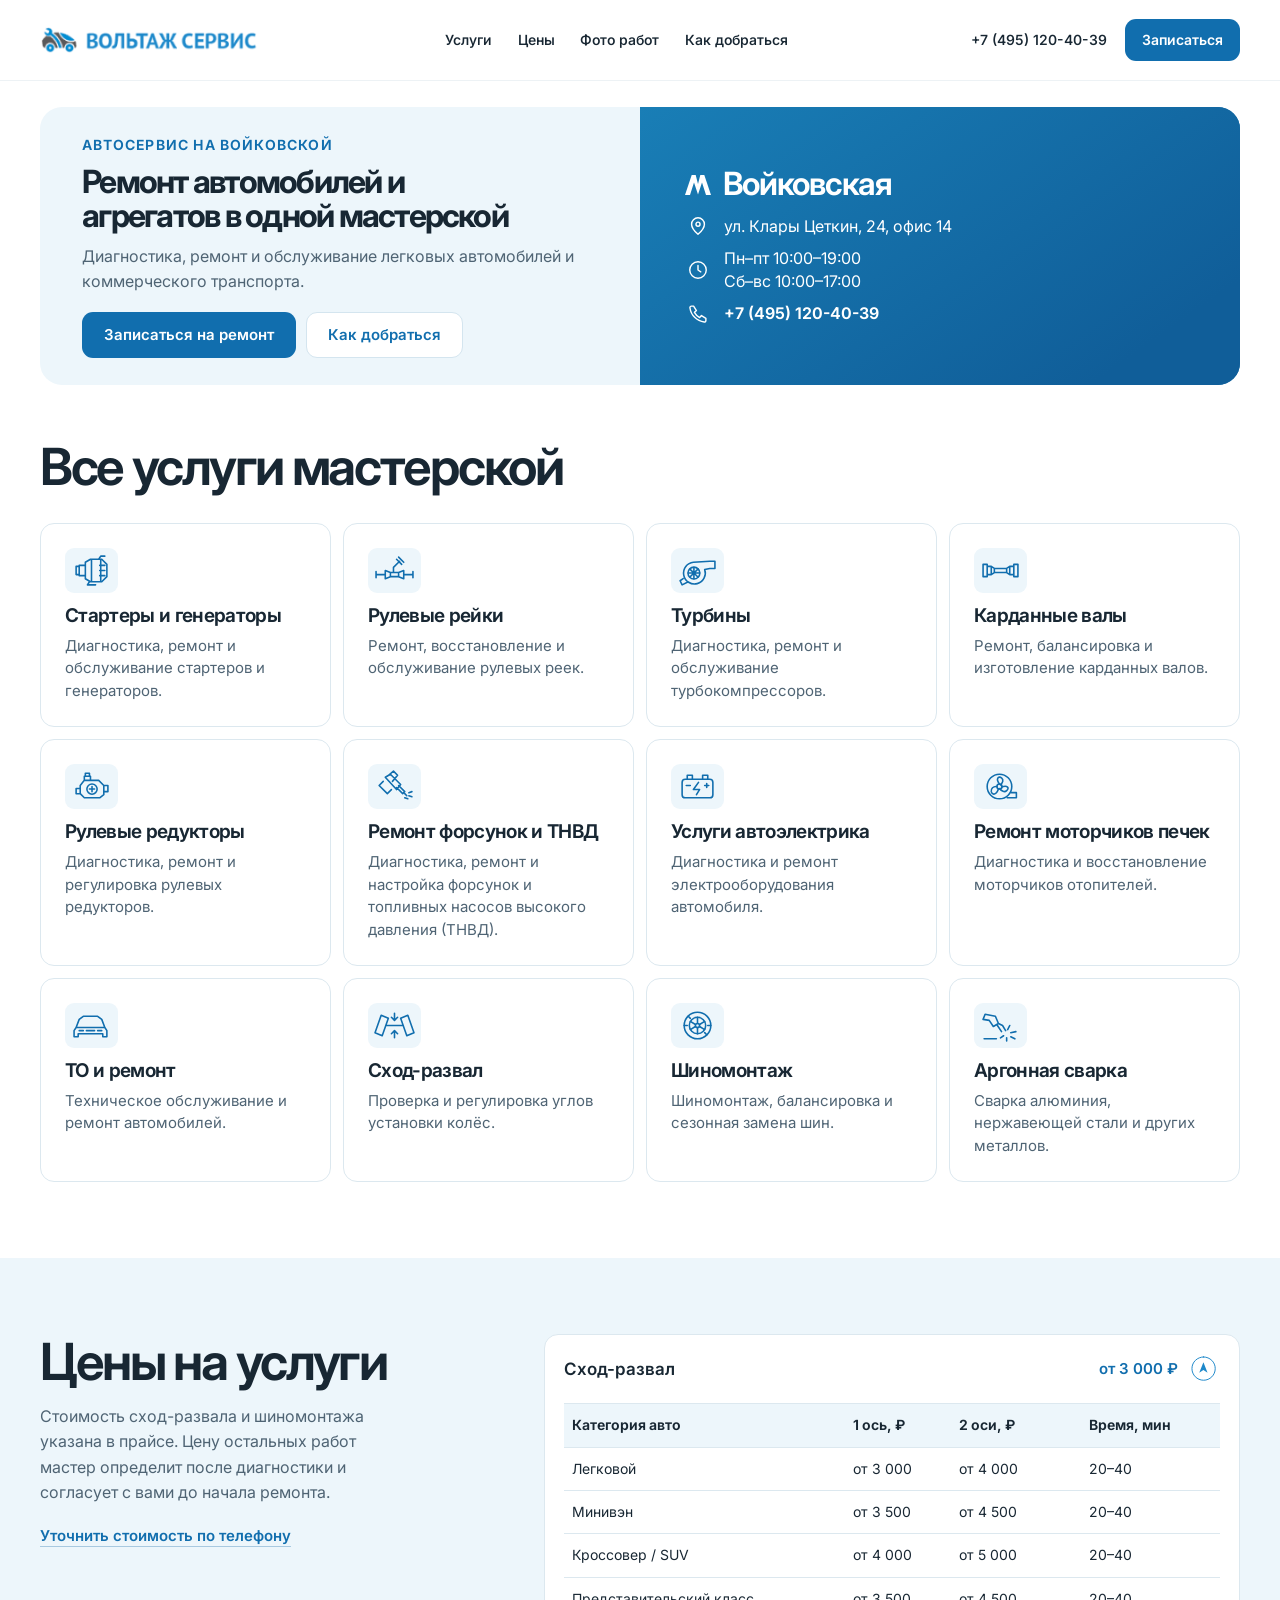
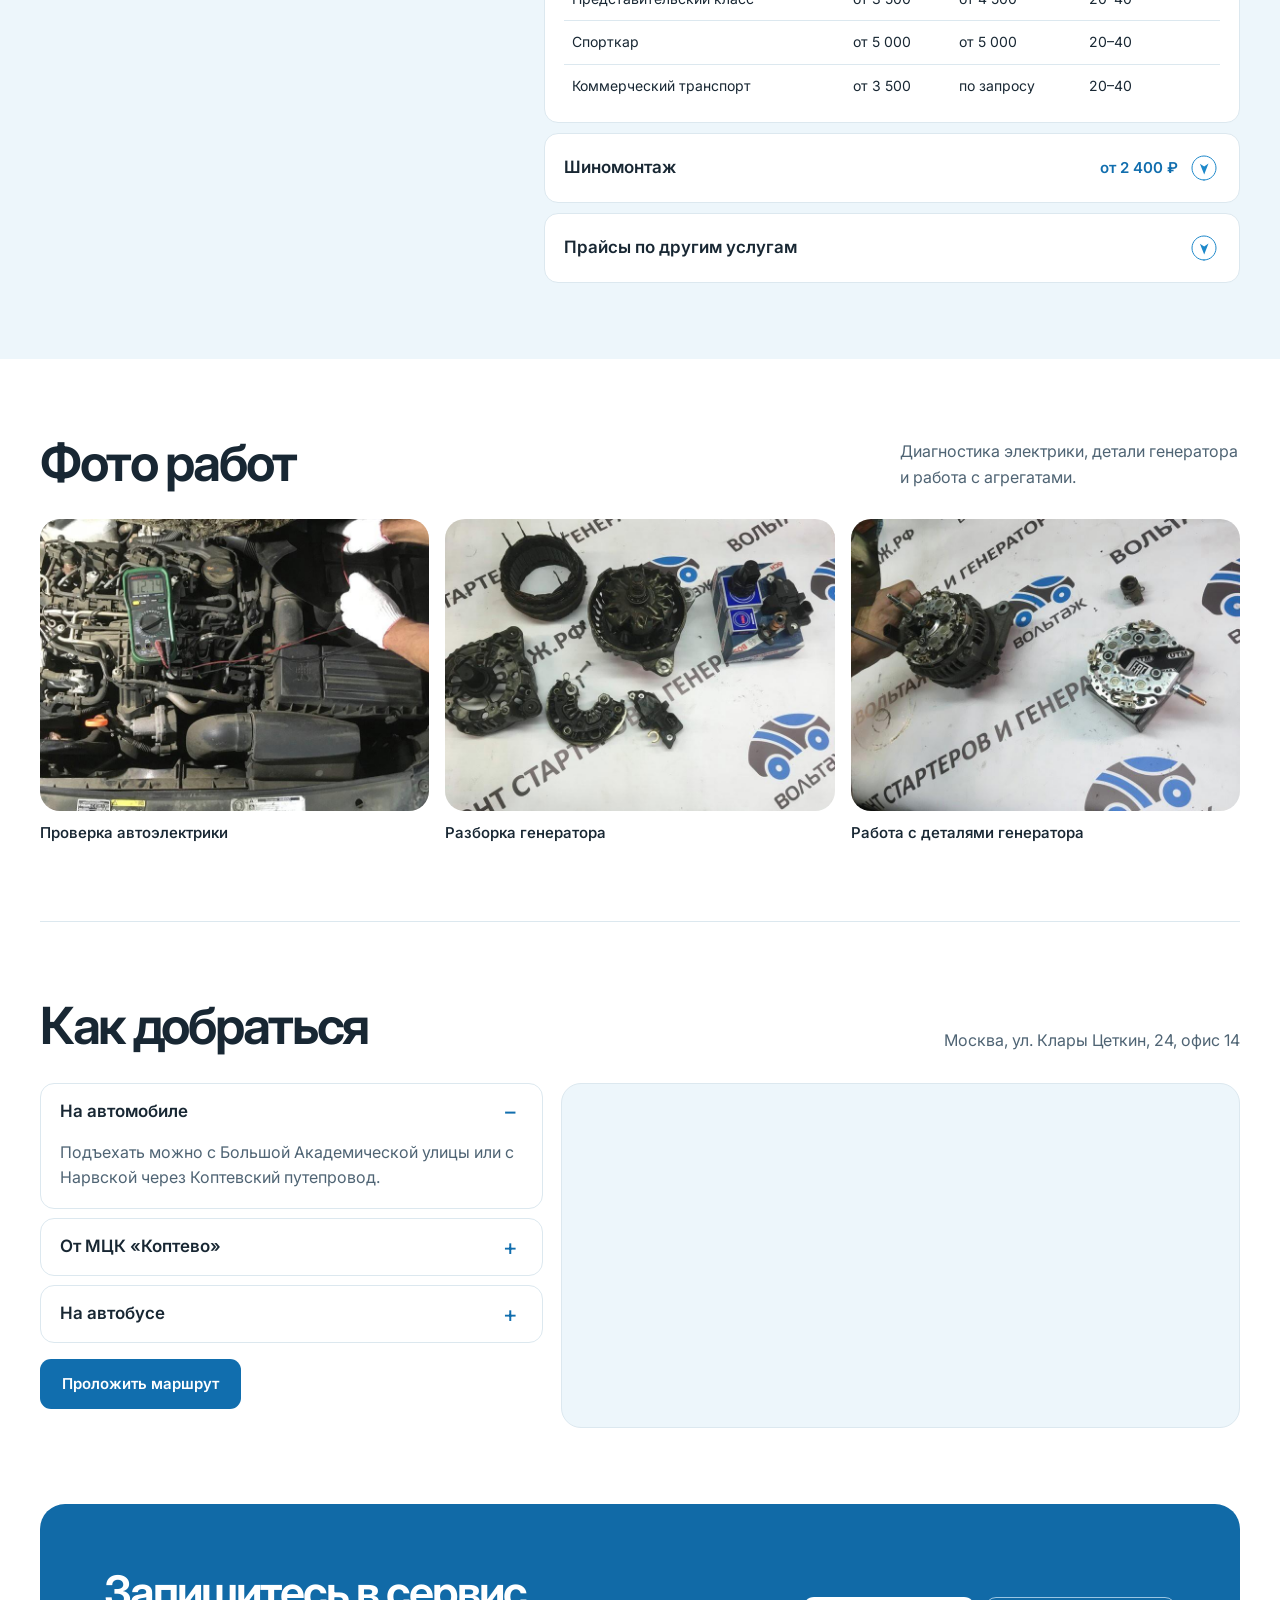
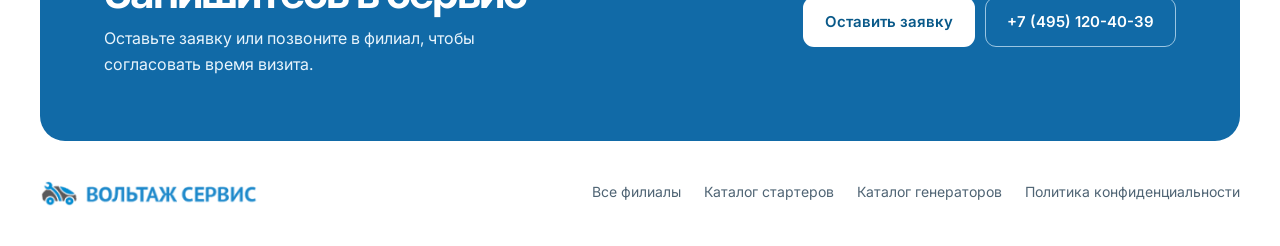
<file: koptevo/index.html>
<!doctype html>
<html lang="ru">
<head>
  <meta charset="utf-8">
  <meta name="viewport" content="width=device-width, initial-scale=1">
  <meta name="theme-color" content="#ffffff">
  <meta name="robots" content="noindex, nofollow">
  <meta name="description" content="Вольтаж Сервис на Войковской. Диагностика, ремонт и обслуживание легковых автомобилей и коммерческого транспорта на ул. Клары Цеткин, 24, офис 14.">
  <title>Вольтаж Сервис на Войковской — ремонт автомобилей и агрегатов</title>
  <link rel="stylesheet" href="style.css?v=8">
  <script src="app.js?v=2" defer></script>
</head>
<body id="top">
  <a class="skip-link" href="#main">К содержанию</a>
  <header class="site-header">
    <div class="shell header-row">
      <a class="brand" href="#top"><img src="assets/logo.png" width="248" height="28" alt="Вольтаж Сервис"></a>
      <nav class="nav" aria-label="Разделы страницы">
        <a href="#services">Услуги</a>
        <a href="#prices">Цены</a>
        <a href="#work">Фото работ</a>
        <a href="#route">Как добраться</a>
      </nav>
      <div class="header-contact">
        <a class="header-phone" href="tel:+74951204039">+7 (495) 120-40-39</a>
        <a class="button primary header-cta" href="https://www.astarter.ru/zayavkanaremont.aspx">Записаться</a>
        <button class="menu-toggle" type="button" aria-expanded="false" aria-controls="mobile-menu" aria-label="Открыть меню">
          <span></span><span></span>
        </button>
      </div>
    </div>
    <nav class="mobile-menu shell" id="mobile-menu" aria-label="Мобильное меню" hidden>
      <a href="#services">Услуги</a><a href="#prices">Цены</a><a href="#work">Фото работ</a><a href="#route">Как добраться</a>
      <a href="tel:+74951204039">+7 (495) 120-40-39</a>
    </nav>
  </header>

  <main id="main">
    <div class="shell">
      <section class="hero" aria-labelledby="hero-title">
        <div class="hero-copy">
          <p class="eyebrow">Автосервис на Войковской</p>
          <h1 id="hero-title">Ремонт автомобилей и агрегатов в&nbsp;одной мастерской</h1>
          <p class="hero-description">Диагностика, ремонт и обслуживание легковых автомобилей и коммерческого транспорта.</p>
          <div class="actions">
            <a class="button primary" href="https://www.astarter.ru/zayavkanaremont.aspx">Записаться на ремонт</a>
            <a class="button secondary" href="#route">Как добраться</a>
          </div>
        </div>
        <div class="hero-contact" aria-label="Контакты филиала">
          <p class="hero-station">
            <svg viewBox="0 0 28 24" aria-hidden="true"><path d="M1 22 7.7 2h4L14 11l2.3-9h4L27 22h-5l-4-12.6-4 12-4-12-4 12.6z" fill="currentColor"/></svg>
            Войковская
          </p>
          <address>
            <a class="contact-row" href="#route">
              <svg viewBox="0 0 24 24" aria-hidden="true"><path d="M19 10c0 5-7 11-7 11S5 15 5 10a7 7 0 1 1 14 0Z"/><circle cx="12" cy="10" r="2.2"/></svg>
              <span>ул. Клары Цеткин, 24, офис 14</span>
            </a>
            <div class="contact-row">
              <svg viewBox="0 0 24 24" aria-hidden="true"><circle cx="12" cy="12" r="9"/><path d="M12 7v5l3 2"/></svg>
              <span>Пн–пт 10:00–19:00<br>Сб–вс 10:00–17:00</span>
            </div>
            <a class="contact-row contact-phone" href="tel:+74951204039">
              <svg viewBox="0 0 24 24" aria-hidden="true"><path d="m7.2 3.4 3.1 4.8-2.2 2a14.2 14.2 0 0 0 5.7 5.7l2-2.2 4.8 3.1v2.4a1.6 1.6 0 0 1-1.8 1.6A18 18 0 0 1 3.2 5.2 1.6 1.6 0 0 1 4.8 3.4Z"/></svg>
              <span>+7 (495) 120-40-39</span>
            </a>
          </address>
        </div>
      </section>
    </div>

    <section class="section shell" id="services">
      <div class="section-heading">
        <h2>Все услуги мастерской</h2>
      </div>
      <div class="service-grid">
        <article class="service-card">
          <svg viewBox="0 0 40 32" aria-hidden="true"><use href="assets/service-icons.svg#alternator"/></svg>
          <h3>Стартеры и генераторы</h3>
          <p>Диагностика, ремонт и обслуживание стартеров и генераторов.</p>
        </article>
        <article class="service-card">
          <svg viewBox="0 0 40 32" aria-hidden="true"><use href="assets/service-icons.svg#steering-rack"/></svg>
          <h3>Рулевые рейки</h3>
          <p>Ремонт, восстановление и обслуживание рулевых реек.</p>
        </article>
        <article class="service-card">
          <svg viewBox="0 0 40 32" aria-hidden="true"><use href="assets/service-icons.svg#turbo"/></svg>
          <h3>Турбины</h3>
          <p>Диагностика, ремонт и обслуживание турбокомпрессоров.</p>
        </article>
        <article class="service-card">
          <svg viewBox="0 0 40 32" aria-hidden="true"><use href="assets/service-icons.svg#driveshaft"/></svg>
          <h3>Карданные валы</h3>
          <p>Ремонт, балансировка и изготовление карданных валов.</p>
        </article>
        <article class="service-card">
          <svg viewBox="0 0 40 32" aria-hidden="true"><use href="assets/service-icons.svg#gearbox"/></svg>
          <h3>Рулевые редукторы</h3>
          <p>Диагностика, ремонт и регулировка рулевых редукторов.</p>
        </article>
        <article class="service-card">
          <svg viewBox="0 0 40 32" aria-hidden="true"><use href="assets/service-icons.svg#injector"/></svg>
          <h3>Ремонт форсунок и ТНВД</h3>
          <p>Диагностика, ремонт и настройка форсунок и топливных насосов высокого давления (ТНВД).</p>
        </article>
        <article class="service-card">
          <svg viewBox="0 0 40 32" aria-hidden="true"><use href="assets/service-icons.svg#electrical"/></svg>
          <h3>Услуги автоэлектрика</h3>
          <p>Диагностика и ремонт электрооборудования автомобиля.</p>
        </article>
        <article class="service-card">
          <svg viewBox="0 0 40 32" aria-hidden="true"><use href="assets/service-icons.svg#blower"/></svg>
          <h3>Ремонт моторчиков печек</h3>
          <p>Диагностика и восстановление моторчиков отопителей.</p>
        </article>
        <article class="service-card">
          <svg viewBox="0 0 40 32" aria-hidden="true"><use href="assets/service-icons.svg#maintenance"/></svg>
          <h3>ТО и ремонт</h3>
          <p>Техническое обслуживание и ремонт автомобилей.</p>
        </article>
        <article class="service-card">
          <svg viewBox="0 0 40 32" aria-hidden="true"><use href="assets/service-icons.svg#alignment"/></svg>
          <h3>Сход-развал</h3>
          <p>Проверка и регулировка углов установки колёс.</p>
        </article>
        <article class="service-card">
          <svg viewBox="0 0 40 32" aria-hidden="true"><use href="assets/service-icons.svg#tire"/></svg>
          <h3>Шиномонтаж</h3>
          <p>Шиномонтаж, балансировка и сезонная замена шин.</p>
        </article>
        <article class="service-card">
          <svg viewBox="0 0 40 32" aria-hidden="true"><use href="assets/service-icons.svg#welding"/></svg>
          <h3>Аргонная сварка</h3>
          <p>Сварка алюминия, нержавеющей стали и других металлов.</p>
        </article>
      </div>
    </section>

    <section class="price-band" id="prices">
      <div class="shell section price-grid">
        <div class="price-intro">
          <h2>Цены на услуги</h2>
          <p>Стоимость сход-развала и шиномонтажа указана в прайсе. Цену остальных работ мастер определит после диагностики и согласует с вами до начала ремонта.</p>
          <a class="text-link" href="tel:+74951204039">Уточнить стоимость по телефону</a>
        </div>
        <div class="price-tables">
          <details class="price-item" name="price" open>
            <summary><span>Сход-развал</span><span class="price-value">от 3 000 ₽</span></summary>
            <div class="table-scroll" tabindex="0" role="region" aria-label="Прайс: Сход-развал">
              <table aria-label="Сход-развал"><tbody>
                <tr><th scope="col">Категория авто</th><th scope="col">1 ось, ₽</th><th scope="col">2 оси, ₽</th><th scope="col">Время, мин</th></tr>
                <tr><td>Легковой</td><td>от 3 000</td><td>от 4 000</td><td>20–40</td></tr>
                <tr><td>Минивэн</td><td>от 3 500</td><td>от 4 500</td><td>20–40</td></tr>
                <tr><td>Кроссовер / SUV</td><td>от 4 000</td><td>от 5 000</td><td>20–40</td></tr>
                <tr><td>Представительский класс</td><td>от 3 500</td><td>от 4 500</td><td>20–40</td></tr>
                <tr><td>Спорткар</td><td>от 5 000</td><td>от 5 000</td><td>20–40</td></tr>
                <tr><td>Коммерческий транспорт</td><td>от 3 500</td><td>по запросу</td><td>20–40</td></tr>
              </tbody></table>
            </div>
          </details>
          <details class="price-item" name="price">
            <summary><span>Шиномонтаж</span><span class="price-value">от 2 400 ₽</span></summary>
            <div class="table-scroll" tabindex="0" role="region" aria-label="Прайс: Шиномонтаж">
              <table aria-label="Шиномонтаж"><tbody>
                <tr><td colspan="2">В цену входят монтаж шин, балансировка, проверка давления и затяжка крепежа динамометрическим ключом.</td></tr>
                <tr><th colspan="2">Легковые автомобили</th></tr>
                <tr><th scope="col">Размер</th><th scope="col">Стоимость, ₽</th></tr>
                <tr><td>R13-R14</td><td>от 2 400</td></tr>
                <tr><td>R15-R16</td><td>от 2 600</td></tr>
                <tr><td>R17</td><td>от 3 000</td></tr>
                <tr><td>R18</td><td>от 3 600</td></tr>
                <tr><td>R19</td><td>от 4 000</td></tr>
                <tr><td>R20</td><td>от 4 800</td></tr>
                <tr><td>R21-R22</td><td>от 5 400</td></tr>
                <tr><th colspan="2">Легковые автомобили RUNFLAT</th></tr>
                <tr><th scope="col">Размер</th><th scope="col">Стоимость, ₽</th></tr>
                <tr><td>R15-R16</td><td>от 3 200</td></tr>
                <tr><td>R17</td><td>от 3 600</td></tr>
                <tr><td>R18</td><td>от 4 200</td></tr>
                <tr><td>R19</td><td>от 4 800</td></tr>
                <tr><td>R20</td><td>от 5 600</td></tr>
                <tr><td>R21-R22</td><td>от 6 200</td></tr>
                <tr><td>R23-R24</td><td>от 6 600</td></tr>
                <tr><th colspan="2">Внедорожник / минивэн / кроссовер</th></tr>
                <tr><th scope="col">Размер</th><th scope="col">Стоимость, ₽</th></tr>
                <tr><td>R16</td><td>от 3 000</td></tr>
                <tr><td>R17</td><td>от 3 400</td></tr>
                <tr><td>R18</td><td>от 3 800</td></tr>
                <tr><td>R19</td><td>от 4 400</td></tr>
                <tr><td>R20</td><td>от 5 200</td></tr>
                <tr><td>R21</td><td>от 6 000</td></tr>
                <tr><td>R22</td><td>от 6 600</td></tr>
                <tr><td>R23</td><td>от 7 400</td></tr>
                <tr><td>R24</td><td>от 8 000</td></tr>
                <tr><th colspan="2">Внедорожник / минивэн / кроссовер RUNFLAT</th></tr>
                <tr><th scope="col">Размер</th><th scope="col">Стоимость, ₽</th></tr>
                <tr><td>R16</td><td>от 3 500</td></tr>
                <tr><td>R17</td><td>от 4 000</td></tr>
                <tr><td>R18</td><td>от 4 000</td></tr>
                <tr><td>R19</td><td>от 4 400</td></tr>
                <tr><td>R20</td><td>от 4 900</td></tr>
                <tr><td>R21</td><td>от 6 100</td></tr>
                <tr><td>R22</td><td>от 7 000</td></tr>
                <tr><td>R23</td><td>от 7 600</td></tr>
                <tr><td>R24</td><td>от 8 500</td></tr>
              </tbody></table>
            </div>
          </details>
          <details class="price-item price-directory">
            <summary>Прайсы по другим услугам</summary>
            <div class="price-directory-content">
              <div class="price-tabs" role="tablist" aria-label="Категории дополнительных услуг">
                <button class="price-tab" type="button" role="tab" id="rate-tab-starter" aria-controls="rate-panel-starter" aria-selected="true" tabindex="0">Ремонт стартеров</button>
                <button class="price-tab" type="button" role="tab" id="rate-tab-alternator" aria-controls="rate-panel-alternator" aria-selected="false" tabindex="-1">Ремонт генераторов</button>
                <button class="price-tab" type="button" role="tab" id="rate-tab-rack" aria-controls="rate-panel-rack" aria-selected="false" tabindex="-1">Рулевые рейки</button>
                <button class="price-tab" type="button" role="tab" id="rate-tab-turbo" aria-controls="rate-panel-turbo" aria-selected="false" tabindex="-1">Турбины</button>
                <button class="price-tab" type="button" role="tab" id="rate-tab-blower" aria-controls="rate-panel-blower" aria-selected="false" tabindex="-1">Моторчики отопителей</button>
                <button class="price-tab" type="button" role="tab" id="rate-tab-electric" aria-controls="rate-panel-electric" aria-selected="false" tabindex="-1">Автоэлектрика</button>
                <button class="price-tab" type="button" role="tab" id="rate-tab-maintenance" aria-controls="rate-panel-maintenance" aria-selected="false" tabindex="-1">ТО и ремонт</button>
              </div>
              <div class="price-tab-panel" role="tabpanel" id="rate-panel-starter" aria-labelledby="rate-tab-starter">
                <div class="table-scroll" tabindex="0" role="region" aria-label="Прайс: Ремонт стартеров">
                  <table>
                    <thead><tr><th scope="col">Работа</th><th scope="col">Стоимость</th></tr></thead>
                    <tbody>
                      <tr><th class="price-table-group" scope="rowgroup" colspan="2">Стоимость при ремонте стартеров</th></tr>
                      <tr><td>Ремонт, замена обгонной муфты (бендикса)</td><td>от 1 600 ₽</td></tr>
                      <tr><td>Ремонт, замена втягивающего реле</td><td>от 1 200 ₽</td></tr>
                      <tr><td>Замена щеток</td><td>от 800 ₽</td></tr>
                      <tr><td>Замена щеточного узла</td><td>от 1 200 ₽</td></tr>
                      <tr><td>Замена маски, задней крышки стартера</td><td>от 800 ₽</td></tr>
                      <tr><td>Замена задней крышки стартера</td><td>от 800 ₽</td></tr>
                      <tr><td>Замена якоря</td><td>от 1 600 ₽</td></tr>
                      <tr><td>Замена подшипников</td><td>от 1 000 ₽</td></tr>
                      <tr><td>Замена втулок опорных</td><td>от 500 ₽</td></tr>
                      <tr><td>Восстановление первоначального вида агрегата (пескоструйные работы, покраска и т.п.)</td><td>от 800 ₽</td></tr>
                      <tr><td>Диагностика с применением специального стенда</td><td>от 500 ₽</td></tr>
                    </tbody>
                    <tbody>
                      <tr><th class="price-table-group" scope="rowgroup" colspan="2">Полная диагностика с разборкой агрегата</th></tr>
                      <tr><td>Легковой транспорт</td><td>от 800 ₽*</td></tr>
                      <tr><td>Грузовой транспорт и спецтехника</td><td>от 1 000 ₽*</td></tr>
                    </tbody>
                  </table>
                </div>
                <p class="price-table-notes">*При выполнении ремонта диагностика бесплатна. Стоимость зависит от модели агрегата и комплектующих.</p>
                <p class="price-source">Ориентировочные цены сети. <a class="text-link" href="https://www.astarter.ru/starterrepair.aspx">Источник цен</a></p>
              </div>
              <div class="price-tab-panel" role="tabpanel" id="rate-panel-alternator" aria-labelledby="rate-tab-alternator" hidden>
                <div class="table-scroll" tabindex="0" role="region" aria-label="Прайс: Ремонт генераторов">
                  <table>
                    <thead><tr><th scope="col">Работа</th><th scope="col">Стоимость</th></tr></thead>
                    <tbody>
                      <tr><th class="price-table-group" scope="rowgroup" colspan="2">Стоимость при ремонте генераторов</th></tr>
                      <tr><td>Замена подшипников (переднего и заднего)</td><td>от 1 800 ₽</td></tr>
                      <tr><td>Замена муфты обгонной</td><td>от 1 900 ₽</td></tr>
                      <tr><td>Замена или ремонт обмотки статора</td><td>от 1 800 ₽</td></tr>
                      <tr><td>Замена диодного моста</td><td>от 1 200 ₽</td></tr>
                      <tr><td>Замена передней или задней маски генератора</td><td>от 800 ₽</td></tr>
                      <tr><td>Замена коллекторных колец</td><td>от 1 000 ₽</td></tr>
                      <tr><td>Замена реле регулятора</td><td>от 1 000 ₽</td></tr>
                      <tr><td>Замена щеток</td><td>от 800 ₽</td></tr>
                      <tr><td>Замена сальника</td><td>от 800 ₽</td></tr>
                      <tr><td>Замена шкива</td><td>от 500 ₽</td></tr>
                      <tr><td>Восстановление первоначального вида агрегата (пескоструйные работы, покраска и т.п.)</td><td>от 800 ₽</td></tr>
                      <tr><td>Первичная стендовая диагностика</td><td>500 ₽</td></tr>
                    </tbody>
                    <tbody>
                      <tr><th class="price-table-group" scope="rowgroup" colspan="2">Полная диагностика с разборкой агрегата</th></tr>
                      <tr><td>Легковой транспорт</td><td>800 ₽*</td></tr>
                      <tr><td>Грузовой транспорт и спецтехника</td><td>1 000 ₽*</td></tr>
                    </tbody>
                  </table>
                </div>
                <p class="price-table-notes">*При выполнении ремонта диагностика бесплатна. Стоимость зависит от модели агрегата и комплектующих.</p>
                <p class="price-source">Ориентировочные цены сети. <a class="text-link" href="https://www.astarter.ru/repairgenerator.aspx">Источник цен</a></p>
              </div>
              <div class="price-tab-panel" role="tabpanel" id="rate-panel-rack" aria-labelledby="rate-tab-rack" hidden>
                <div class="table-scroll" tabindex="0" role="region" aria-label="Прайс: Рулевые рейки">
                  <table>
                    <thead><tr><th scope="col">Работа</th><th scope="col">Стоимость</th></tr></thead>
                    <tbody>
                      <tr><td>Диагностика гидравлической рулевой рейки</td><td>от 1 500 ₽*</td></tr>
                      <tr><td>Диагностика электрической рулевой рейки</td><td>от 1 500 ₽*</td></tr>
                      <tr><td>Снятие и установка рулевой рейки</td><td>от 5 000 ₽</td></tr>
                      <tr><td>Ремонт гидравлической рулевой рейки</td><td>от 10 000 ₽</td></tr>
                      <tr><td>Ремонт механической рулевой рейки</td><td>от 8 500 ₽</td></tr>
                      <tr><td>Ремонт электрической рулевой рейки</td><td>от 20 000 ₽</td></tr>
                      <tr><td>Замена жидкости ГУР с промывкой системы</td><td>от 3 000 ₽</td></tr>
                      <tr><td>Замена рулевого наконечника и тяги</td><td>от 1 000 ₽ за сторону</td></tr>
                      <tr><td>Замена рулевого кардана</td><td>от 3 000 ₽</td></tr>
                      <tr><td>Компьютерная адаптация электрической рейки</td><td>от 2 500 ₽</td></tr>
                    </tbody>
                  </table>
                </div>
                <p class="price-table-notes">*При выполнении ремонта диагностика бесплатна.</p>
                <p class="price-source">Ориентировочные цены сети. <a class="text-link" href="https://www.astarter.ru/remont-rulevyh-reek.aspx">Источник цен</a></p>
              </div>
              <div class="price-tab-panel" role="tabpanel" id="rate-panel-turbo" aria-labelledby="rate-tab-turbo" hidden>
                <div class="table-scroll" tabindex="0" role="region" aria-label="Прайс: Турбины">
                  <table>
                    <thead><tr><th scope="col">Работа</th><th scope="col">Стоимость</th></tr></thead>
                    <tbody>
                      <tr><th class="price-table-group" scope="rowgroup" colspan="2">Легковые автомобили · 1 200–3 500 см³</th></tr>
                      <tr><td>Замена у турбины соплового аппарата (геометрии)</td><td>от 4 000 ₽</td></tr>
                      <tr><td>Ремонт актуатора турбины</td><td>от 4 500 ₽</td></tr>
                      <tr><td>Ремонт горячего корпуса турбины</td><td>от 8 000 ₽</td></tr>
                      <tr><td>Замена ремкомплекта турбины</td><td>от 1 000 ₽</td></tr>
                      <tr><td>Капитальный ремонт турбины (корпус, ротор, колесо компрессора, ремкомплект)</td><td>от 14 000 ₽</td></tr>
                    </tbody>
                    <tbody>
                      <tr><th class="price-table-group" scope="rowgroup" colspan="2">Легковые автомобили · 3 500–5 000 см³</th></tr>
                      <tr><td>Замена у турбины соплового аппарата (геометрии)</td><td>от 4 000 ₽</td></tr>
                      <tr><td>Ремонт актуатора турбины</td><td>от 4 500 ₽</td></tr>
                      <tr><td>Ремонт горячего корпуса турбины</td><td>от 8 000 ₽</td></tr>
                      <tr><td>Замена ремкомплекта турбины</td><td>от 10 000 ₽</td></tr>
                      <tr><td>Капитальный ремонт турбины (корпус, ротор, колесо компрессора, ремкомплект)</td><td>от 15 500 ₽</td></tr>
                    </tbody>
                    <tbody>
                      <tr><th class="price-table-group" scope="rowgroup" colspan="2">Коммерческие автомобили · 3 500–5 000 см³</th></tr>
                      <tr><td>Замена у турбины соплового аппарата (геометрии)</td><td>от 5 000 ₽</td></tr>
                      <tr><td>Ремонт актуатора турбины</td><td>от 5 000 ₽</td></tr>
                      <tr><td>Ремонт горячего корпуса турбины</td><td>от 9 000 ₽</td></tr>
                      <tr><td>Замена ремкомплекта турбины</td><td>от 11 000 ₽</td></tr>
                      <tr><td>Капитальный ремонт турбины (корпус, ротор, колесо компрессора, ремкомплект)</td><td>от 16 000 ₽</td></tr>
                    </tbody>
                    <tbody>
                      <tr><th class="price-table-group" scope="rowgroup" colspan="2">Грузовые автомобили и спецтехника · 3 500–5 000 см³</th></tr>
                      <tr><td>Замена у турбины соплового аппарата (геометрии)</td><td>от 6 500 ₽</td></tr>
                      <tr><td>Ремонт актуатора турбины</td><td>от 6 500 ₽</td></tr>
                      <tr><td>Ремонт горячего корпуса турбины</td><td>от 9 000 ₽</td></tr>
                      <tr><td>Замена ремкомплекта турбины</td><td>от 12 000 ₽</td></tr>
                      <tr><td>Капитальный ремонт турбины (корпус, ротор, колесо компрессора, ремкомплект)</td><td>от 17 500 ₽</td></tr>
                    </tbody>
                    <tbody>
                      <tr><th class="price-table-group" scope="rowgroup" colspan="2">Грузовые автомобили и спецтехника · 5 000–12 000 см³</th></tr>
                      <tr><td>Замена у турбины соплового аппарата (геометрии)</td><td>от 6 500 ₽</td></tr>
                      <tr><td>Ремонт актуатора турбины</td><td>от 6 500 ₽</td></tr>
                      <tr><td>Ремонт горячего корпуса турбины</td><td>от 9 000 ₽</td></tr>
                      <tr><td>Замена ремкомплекта турбины</td><td>от 12 000 ₽</td></tr>
                      <tr><td>Капитальный ремонт турбины (корпус, ротор, колесо компрессора, ремкомплект)</td><td>от 17 500 ₽</td></tr>
                    </tbody>
                    <tbody>
                      <tr><th class="price-table-group" scope="rowgroup" colspan="2">Дополнительные работы и услуги</th></tr>
                      <tr><td>Диагностика без разборки турбокомпрессора, проверка актуаторов</td><td>Бесплатно</td></tr>
                      <tr><td>Балансировка картриджа</td><td>от 1 500 ₽</td></tr>
                      <tr><td>Восстановление резьбовых соединений</td><td>от 500 ₽ за единицу</td></tr>
                      <tr><td>Настройка сопового аппарата (геометрии)</td><td>от 2 000 ₽</td></tr>
                      <tr><td>Диагностика с разбором и очисткой турбокомпрессора</td><td>до 2 500 ₽</td></tr>
                    </tbody>
                    <tbody>
                      <tr><th class="price-table-group" scope="rowgroup" colspan="2">Диагностика турбокомпрессора</th></tr>
                      <tr><td>Диагностика турбокомпрессора без разбора (визуальный осмотр и приблизительная стоимость)</td><td>Бесплатно</td></tr>
                      <tr><td>Диагностика с полным разбором турбокомпрессора</td><td>от 1 500 ₽*</td></tr>
                      <tr><td>Балансировка картриджа на стенде</td><td>от 1 500 ₽</td></tr>
                    </tbody>
                  </table>
                </div>
                <p class="price-table-notes">*При выполнении ремонта диагностика бесплатна.</p>
                <p class="price-source">Ориентировочные цены сети. <a class="text-link" href="https://www.astarter.ru/remont-turbin.aspx">Источник цен</a></p>
              </div>
              <div class="price-tab-panel" role="tabpanel" id="rate-panel-blower" aria-labelledby="rate-tab-blower" hidden>
                <div class="table-scroll" tabindex="0" role="region" aria-label="Прайс: Моторчики отопителей">
                  <table>
                    <thead><tr><th scope="col">Работа</th><th scope="col">Стоимость</th></tr></thead>
                    <tbody>
                      <tr><td>Ремонт моторчиков отопителей легковых авто 12 вольт</td><td>от 3 500 до 6 000 ₽</td></tr>
                      <tr><td>Ремонт моторчиков отопителей грузовых авто</td><td>от 6 000 до 10 000 ₽</td></tr>
                      <tr><td>Ремонт моторчиков отопителей спецтехники</td><td>от 6 000 до 10 000 ₽</td></tr>
                    </tbody>
                  </table>
                </div>
                <p class="price-source">Ориентировочные цены сети. <a class="text-link" href="https://www.astarter.ru/remont-motorchikov-pechek-(otopitelej).aspx">Источник цен</a></p>
              </div>
              <div class="price-tab-panel" role="tabpanel" id="rate-panel-electric" aria-labelledby="rate-tab-electric" hidden>
                <div class="table-scroll" tabindex="0" role="region" aria-label="Прайс: Автоэлектрика">
                  <table>
                    <thead><tr><th scope="col">Работа</th><th scope="col">Стоимость</th></tr></thead>
                    <tbody>
                      <tr><td>Диагностика неисправностей</td><td>от 500 ₽</td></tr>
                      <tr><td>Замена блока предохранителей</td><td>от 1 000 ₽</td></tr>
                      <tr><td>Ремонт электропроводки (нормо-час)</td><td>1 000 ₽/час</td></tr>
                      <tr><td>Ремонт (замена) замка зажигания</td><td>от 900 ₽</td></tr>
                      <tr><td>Замена лампочек (фары, подфарники, задние фонари, салон, щиток приборов)</td><td>от 200 ₽</td></tr>
                      <tr><td>Замена передних блок-фар</td><td>от 500 ₽</td></tr>
                      <tr><td>Замена передних блок-фар со снятием переднего бампера</td><td>от 3 500 ₽</td></tr>
                      <tr><td>Замена задних фонарей</td><td>от 500 ₽</td></tr>
                      <tr><td>Замена задних фонарей со снятием заднего бампера</td><td>от 3 500 ₽</td></tr>
                      <tr><td>Ремонт наружного зеркала с подогревом</td><td>от 700 ₽</td></tr>
                      <tr><td>Ремонт бокового указателя поворотов</td><td>от 400 ₽</td></tr>
                      <tr><td>Ремонт узла переключателя поворотов</td><td>от 700 ₽</td></tr>
                      <tr><td>Ремонт (замена) щитка приборов</td><td>от 1 000 ₽</td></tr>
                      <tr><td>Ремонт (замена) узла переключателя стеклоочистителя</td><td>700 ₽</td></tr>
                      <tr><td>Установка сигнализации с обратной связью</td><td>от 4 000 ₽</td></tr>
                      <tr><td>Установка сигнализации с автозапуском</td><td>от 5 000 ₽</td></tr>
                      <tr><td>Ремонт/замена/установка звукового сигнала</td><td>от 700 ₽</td></tr>
                      <tr><td>Демонтаж старой сигнализации</td><td>от 1 200 ₽</td></tr>
                      <tr><td>Ремонт штатной системы центрального замка</td><td>700 ₽</td></tr>
                      <tr><td>Регулировка света фар</td><td>от 400 ₽</td></tr>
                      <tr><td>Обновление программного обеспечения</td><td>от 1 000 ₽</td></tr>
                      <tr><td>Установка парктроников</td><td>от 2 500 ₽</td></tr>
                      <tr><td>Ремонт/замена блоков управления</td><td>от 3 000 ₽</td></tr>
                      <tr><td>Замена катушки зажигания</td><td>от 500 ₽</td></tr>
                      <tr><td>Замена датчика кислорода</td><td>от 2 500 ₽</td></tr>
                    </tbody>
                  </table>
                </div>
                <p class="price-source">Ориентировочные цены сети. <a class="text-link" href="https://www.astarter.ru/uslugi-avtoelektrika.aspx">Источник цен</a></p>
              </div>
              <div class="price-tab-panel" role="tabpanel" id="rate-panel-maintenance" aria-labelledby="rate-tab-maintenance" hidden>
                <div class="table-scroll" tabindex="0" role="region" aria-label="Прайс: ТО и ремонт">
                  <table>
                    <thead><tr><th scope="col">Работа</th><th scope="col">Стоимость</th></tr></thead>
                    <tbody>
                      <tr><td>Диагностика и осмотр неисправностей подвески</td><td>от 800 ₽*</td></tr>
                      <tr><td>Диагностика неисправностей рулевого механизма</td><td>от 1 000 ₽*</td></tr>
                      <tr><td>Диагностика неисправностей систем отопления и кондиционирования</td><td>от 1 000 ₽*</td></tr>
                      <tr><td>Заправка системы кондиционирования хладагентом</td><td>от 3 000 ₽</td></tr>
                      <tr><td>Ремонт тормозной системы</td><td>от 4 000 ₽</td></tr>
                      <tr><td>Ремонт подвески автомобиля</td><td>от 2 000 ₽</td></tr>
                      <tr><td>Ремонт рулевого управления автомобиля</td><td>от 3 000 ₽</td></tr>
                      <tr><td>Ремонт системы охлаждения и отопления автомобиля</td><td>от 2 500 ₽</td></tr>
                      <tr><td>Замена элементов системы охлаждения и отопления</td><td>от 3 000 ₽</td></tr>
                      <tr><td>Замена масла в двигателе, мостах, редукторах</td><td>от 800 ₽</td></tr>
                      <tr><td>Замена фильтров (масляного, топливного, воздушного, салонного)</td><td>от 500 ₽</td></tr>
                      <tr><td>Замена тормозной жидкости</td><td>от 800 ₽</td></tr>
                    </tbody>
                  </table>
                </div>
                <p class="price-table-notes">*При выполнении ремонта диагностика бесплатна.</p>
                <p class="price-source">Ориентировочные цены сети. <a class="text-link" href="https://www.astarter.ru/to-i-remont-avtomobiley.aspx">Источник цен</a></p>
              </div>
            </div>
          </details>
        </div>
      </div>
    </section>

    <section class="section shell" id="work">
      <div class="section-heading">
        <h2>Фото работ</h2>
        <p>Диагностика электрики, детали генератора и работа с агрегатами.</p>
      </div>
      <div class="work-grid">
        <figure><a class="work-photo" href="assets/branch-1.jpg" data-photo><img src="assets/branch-1.jpg" width="800" height="600" alt="Проверка напряжения мультиметром под капотом" loading="lazy"></a><figcaption>Проверка автоэлектрики</figcaption></figure>
        <figure><a class="work-photo" href="assets/branch-5.jpg" data-photo><img src="assets/branch-5.jpg" width="800" height="600" alt="Разобранный генератор и его детали на верстаке" loading="lazy"></a><figcaption>Разборка генератора</figcaption></figure>
        <figure><a class="work-photo" href="assets/branch-6.jpg" data-photo><img src="assets/branch-6.jpg" width="800" height="600" alt="Генератор и его детали перед сборкой" loading="lazy"></a><figcaption>Работа с деталями генератора</figcaption></figure>
      </div>
    </section>

    <section class="section route-section shell" id="route">
      <div class="section-heading">
        <h2>Как добраться</h2>
        <p>Москва, ул. Клары Цеткин, 24, офис 14</p>
      </div>
      <div class="route-grid">
        <div class="route-options">
          <details name="travel" open>
            <summary>На автомобиле</summary>
            <p>Подъехать можно с Большой Академической улицы или с Нарвской через Коптевский путепровод.</p>
          </details>
          <details name="travel">
            <summary>От МЦК «Коптево»</summary>
            <p>Идите по проезду Черепановых к улице Клары Цеткин, затем до дома 24. Пешком около 20 минут.</p>
          </details>
          <details name="travel">
            <summary>На автобусе</summary>
            <p>Автобус № 90 от «Войковской» или МЦК «Коптево» до остановки «Фармацевтический проезд». От остановки около 150 м.</p>
          </details>
          <a class="button primary" href="https://yandex.ru/maps/?rtext=~55.829082068926596%2C37.513556499999986&amp;rtt=auto" target="_blank" rel="noopener">Проложить маршрут</a>
        </div>
        <div class="map">
          <iframe title="Карта проезда к Вольтаж Сервис на Войковской" src="https://yandex.ru/map-widget/v1/?ll=37.5135565%2C55.8290821&amp;z=15&amp;pt=37.5135565%2C55.8290821%2Cpm2blm" loading="lazy" allowfullscreen></iframe>
        </div>
      </div>
    </section>

    <div class="shell">
      <section class="booking" id="booking">
        <div>
          <h2>Запишитесь в сервис</h2>
          <p>Оставьте заявку или позвоните в филиал, чтобы согласовать время визита.</p>
        </div>
        <div class="actions">
          <a class="button white" href="https://www.astarter.ru/zayavkanaremont.aspx">Оставить заявку</a>
          <a class="button ghost" href="tel:+74951204039">+7 (495) 120-40-39</a>
        </div>
      </section>
    </div>
  </main>

  <footer class="shell footer">
    <a class="brand" href="#top"><img src="assets/logo.png" width="248" height="28" alt="Вольтаж Сервис"></a>
    <nav aria-label="Сайт Вольтаж Сервис">
      <a href="https://www.astarter.ru/contacts.aspx">Все филиалы</a>
      <a href="https://www.astarter.ru/contentform.aspx?brandsstarters=true">Каталог стартеров</a>
      <a href="https://www.astarter.ru/contentform.aspx?brandsgenerators=true">Каталог генераторов</a>
      <a href="https://www.astarter.ru/right-of-confidence.aspx">Политика конфиденциальности</a>
    </nav>
  </footer>

  <dialog class="photo-dialog" aria-label="Фото работ">
    <form method="dialog"><button class="photo-close" aria-label="Закрыть фото" autofocus>×</button></form>
    <img alt="">
  </dialog>
</body>
</html>
</file>
<file: style.css>
@font-face{font-family:Inter;src:url("assets/inter-variable.ttf") format("truetype");font-weight:100 900;font-style:normal;font-display:swap}

:root{--paper:#ffffff;--cream:#ffffff;--ink:#293645;--muted:#747b7c;--line:#c9ccc4;--blue:#344554;--soft:#f2f4f5;--display:Inter,Arial,sans-serif;--sans:Inter,Arial,sans-serif;--radius:16px}
*{box-sizing:border-box}html{scroll-behavior:smooth;scroll-padding-top:40px}body{margin:0;background:var(--paper);color:var(--ink);font-family:var(--sans);font-size:15px;line-height:1.7;-webkit-font-smoothing:antialiased}body::after{content:"";position:fixed;inset:0;pointer-events:none;z-index:30;opacity:.025;background-image:url("data:image/svg+xml,%3Csvg viewBox='0 0 180 180' xmlns='http://www.w3.org/2000/svg'%3E%3Cfilter id='n'%3E%3CfeTurbulence type='fractalNoise' baseFrequency='.8' numOctaves='3' stitchTiles='stitch'/%3E%3C/filter%3E%3Cpath fill='%23000' filter='url(%23n)' opacity='.5' d='M0 0h180v180H0z'/%3E%3C/svg%3E")}h1,h2,h3,p{margin:0}h1,h2,h3{font-family:var(--display);font-weight:400;line-height:1.02;letter-spacing:-.045em}h2{font-size:clamp(46px,4.4vw,78px)}h3{font-size:36px}a{color:inherit;text-decoration:none}button,input,select{font:inherit}button{cursor:pointer;color:inherit}button,a,input,select,summary{-webkit-tap-highlight-color:transparent}button{border:0}img{display:block;max-width:100%}svg{width:24px;height:24px;fill:none;stroke:currentColor;stroke-width:1.4;flex-shrink:0}ul{padding:0;margin:0;list-style:none}[hidden]{display:none!important}.wrap{width:calc(100% - 80px);max-width:1680px;margin-inline:auto}.section{padding:110px 0}.eyebrow{display:block;margin-bottom:28px;font-size:10px;font-weight:600;letter-spacing:.13em;line-height:1.5}.eyebrow::before{content:none;display:none}.section-heading{display:flex;align-items:flex-end;justify-content:space-between;gap:48px;margin-bottom:52px}.section-heading>div:first-child{flex:1}.section-heading>p,.section-heading>.editorial-intro{width:32%;max-width:440px;flex-shrink:0}.section-heading>p:not(.editorial-intro){color:var(--muted)}.editorial-intro{font-family:var(--display);font-size:29px;line-height:1.18;letter-spacing:-.025em}.section-intro{margin-top:27px;max-width:460px;color:var(--muted);font-size:16px;line-height:1.9}.muted{color:var(--muted)}.button{display:inline-flex;align-items:center;justify-content:center;min-height:52px;padding:14px 25px;border:1px solid transparent;border-radius:40px;background:var(--ink);color:var(--cream);font-size:13px;font-weight:500;line-height:1.4;transition:background .2s,transform .2s;white-space:normal;text-align:center}.button:hover{background:#435363;transform:translateY(-2px)}.button.small{min-height:46px;padding:12px 25px}.button.full{width:100%}.light-button{background:var(--cream);color:var(--ink)}.light-button:hover{background:#dedfd7}.outline-button{border-color:#ffffff70;background:transparent;color:var(--cream)}.outline-button:hover{background:#ffffff20}.text-link{padding:0;background:transparent;display:inline-block;font-size:13px;line-height:1.6;text-decoration:underline;text-underline-offset:6px;text-decoration-color:#87919470}.text-link:hover{text-decoration-color:currentColor}:focus-visible{outline:2px solid #798d9d;outline-offset:5px;border-radius:4px}.header{position:relative;z-index:20}.header-inner{height:112px;display:flex;align-items:center;justify-content:space-between}.brand{display:flex;align-items:center;gap:20px}.original-logo{width:88px;height:75px;object-fit:contain;filter:grayscale(1) brightness(.6) sepia(.18) hue-rotate(155deg)}.brand-specialty{font-size:13px;line-height:1.5}.brand-specialty small{display:block;font-size:10px;color:var(--muted);letter-spacing:.04em;margin-top:3px}.desktop-nav{display:none}.header-actions{display:flex;align-items:center;gap:26px}.phone{font-size:13px}.menu-toggle{display:flex;flex-direction:column;justify-content:center;gap:6px;width:46px;height:46px;border:1px solid var(--line);background:transparent;border-radius:50%;padding:14px}.menu-toggle span{height:1px;background:var(--ink);width:100%;transition:transform .2s}.menu-toggle[aria-expanded=true] span:first-child{transform:translateY(3.5px) rotate(45deg)}.menu-toggle[aria-expanded=true] span:last-child{transform:translateY(-3.5px) rotate(-45deg)}.mobile-nav{position:absolute;right:40px;top:92px;width:300px;padding:24px 30px;background:var(--cream);border:1px solid var(--line);border-radius:16px;box-shadow:0 12px 30px #29364512}.mobile-nav a{display:block;padding:11px 0;border-bottom:1px solid var(--line)}.mobile-nav a:last-child{border:0;font-size:13px;color:var(--muted)}
/* The mural fills the screen, with the requested 40 px side margins. */
.hero{max-width:none;position:relative;overflow:hidden;min-height:740px;height:calc(100svh - 142px);max-height:1050px;border-radius:20px;background:#344957;color:var(--cream)}.hero-image,.hero-shade{position:absolute;inset:0;width:100%;height:100%;object-fit:cover}.hero-image{object-position:center 58%}.hero-shade{background:linear-gradient(90deg,#1c2e414d,transparent 75%),linear-gradient(0deg,#172a38b3,transparent 60%)}.hero-copy{position:relative;z-index:1;padding:52px;min-height:inherit;height:100%;display:flex;flex-direction:column;align-items:flex-start}.hero-kicker{font-size:10px;letter-spacing:.16em;margin-bottom:34px}.hero-kicker::before{content:none;display:none}.hero h1{font-size:clamp(70px,6.8vw,122px);line-height:.96;max-width:1100px;letter-spacing:-.035em}.hero-lower{margin-top:auto;padding-top:120px}.hero-desc{font-size:15px;line-height:1.8;color:#ffffffe0}.hero-actions{display:flex;gap:12px;margin-top:27px}.hero-estimate{position:absolute;z-index:2;width:250px;right:38px;bottom:38px;padding:12px 12px 20px;border-radius:12px;background:var(--cream);color:var(--ink);box-shadow:0 12px 40px #15263030}.hero-estimate img{width:100%;height:104px;object-fit:cover;object-position:center 52%;border-radius:6px;filter:saturate(.55)}.estimate-label{display:block;font-size:8px;letter-spacing:.12em;margin:17px 12px 8px}.estimate-price{font-family:var(--display);font-size:54px;line-height:.9;margin:0 12px;letter-spacing:-.04em}.estimate-price small{font-size:30px}.hero-estimate p{font-size:10px;margin:9px 12px 16px;color:var(--muted)}.estimate-link{display:block;border-top:1px dashed var(--line);padding:12px 12px 0;font-size:10px;text-decoration:underline;text-underline-offset:4px}
/* Editorial introduction and small metric panels. */
.intro-section{padding-top:112px}.bento-grid{display:grid;grid-template-columns:1.2fr 1fr 1fr 1fr;gap:18px;align-items:start}.bento-story{padding:9px;border:1px dashed var(--line);border-radius:15px}.bento-picture{position:relative;overflow:hidden;border-radius:9px;height:224px;background:var(--blue)}.bento-picture img{width:100%;height:100%;object-fit:cover;object-position:68% center;filter:brightness(.68)}.bento-picture h3{position:absolute;top:26px;left:22px;color:var(--cream);font-size:37px}.bento-story ul{padding:16px 10px 6px}.bento-story li{font-size:11px;padding:7px 0;border-bottom:1px dashed var(--line);display:flex;justify-content:space-between}.bento-story li::after{content:"+";font-size:12px}.bento-story li:last-child{border:0}.bento-stat{min-height:385px;padding:26px;border:1px dashed var(--line);border-radius:15px;display:flex;flex-direction:column}.stat-caption{font-size:8px;letter-spacing:.1em}.bento-stat strong{font-family:var(--display);font-weight:400;font-size:120px;letter-spacing:-.065em;line-height:1.15;margin:22px 0 13px}.bento-stat strong small{font-size:45px;letter-spacing:-.06em}.bento-stat h3{font-size:30px;margin-bottom:12px}.bento-stat p{font-size:12px;line-height:1.8;color:var(--muted)}.bento-stat .text-link{font-size:10px;margin-top:20px}.offset-stat{margin-top:42px;background:#e5e6dd}.stat-foot{font-size:8px;letter-spacing:.1em;text-transform:uppercase;border-top:1px dashed var(--line);margin-top:25px;padding-top:12px}.services-section{padding-top:45px}.service-deck{display:flex;gap:10px;min-height:530px}.service-chapter{width:72px;min-width:72px;border:1px solid var(--line);border-radius:15px;position:relative;overflow:hidden;transition:background .25s}.service-chapter .chapter-toggle{list-style:none;cursor:pointer;width:72px;min-height:528px;display:flex;align-items:center;flex-direction:column;padding:24px 12px;position:relative}.service-chapter .chapter-toggle::-webkit-details-marker{display:none}.chapter-number{font-size:9px;letter-spacing:.08em}.chapter-label{font-family:var(--display);font-size:29px;letter-spacing:-.02em;writing-mode:vertical-rl;transform:rotate(180deg);position:absolute;bottom:28px}.service-chapter[open]{flex:1;width:auto;background:var(--ink);color:var(--cream);border-color:var(--ink)}.service-chapter[open] .chapter-toggle{position:absolute;left:0;top:0;height:100%;border-right:1px solid #ffffff25}.chapter-body{margin-left:72px;min-height:528px;padding:38px 26px 30px 32px;display:grid;grid-template-columns:1.1fr 1fr;gap:25px}.chapter-copy{display:flex;flex-direction:column;align-items:flex-start;min-width:0}.chapter-copy .eyebrow{font-size:8px;margin-bottom:32px;color:#d7d9d2}.chapter-copy h3{font-size:clamp(35px,3.2vw,56px);margin-bottom:22px}.chapter-copy p{font-size:13px;line-height:1.8;color:#d3d8d8;max-width:310px}.chapter-copy ul{font-size:12px;line-height:1.8;color:#c5cccf;margin:24px 0 28px;width:100%}.chapter-copy li{padding:7px 0;border-bottom:1px solid #ffffff20}.chapter-copy .button{font-size:11px;margin-top:auto;min-height:45px;padding:12px 22px}.chapter-image{overflow:hidden;border-radius:8px;align-self:stretch;min-width:0;background:#28323a}.chapter-image img{width:100%;height:100%;object-fit:cover;filter:saturate(.55);min-height:420px}.services-foot{display:flex;justify-content:space-between;gap:20px;border-bottom:1px dashed var(--line);padding:24px 0;font-size:11px;color:var(--muted)}.services-foot .text-link{font-size:11px;color:var(--ink)}
/* Price, process, and locations. */
.price-section{padding-top:50px}.price-layout{display:grid;grid-template-columns:1fr 1fr;gap:10%;align-items:center}.check-list{margin:28px 0}.check-list li{display:flex;align-items:center;gap:13px;font-size:12px;padding:9px 0}.check-list svg{width:17px;height:17px}.calculator{border:1px dashed var(--line);border-radius:18px;padding:35px;background:#ffffff75}.calc-head{display:flex;justify-content:space-between;align-items:center;margin-bottom:43px}.calc-head svg{width:34px;height:34px;stroke-width:1}.pill{font-size:8px;letter-spacing:.1em;border:1px solid var(--line);border-radius:30px;padding:7px 12px;display:inline-block;line-height:1.4}.calc-label{display:flex;align-items:baseline;justify-content:space-between;gap:20px}.calc-label label{font-size:12px}#weight{font-family:var(--display);font-size:54px;line-height:1}#weight small{font-size:28px}input[type=range]{width:100%;margin:26px 0 8px;accent-color:var(--ink);cursor:pointer}.range-labels{display:flex;justify-content:space-between;font-size:9px;color:var(--muted)}.calc-lines{margin-top:32px;border-bottom:1px dashed var(--line);padding-bottom:18px}.calc-lines p{display:flex;justify-content:space-between;gap:15px;font-size:12px;padding:7px 0}.calc-lines strong{font-weight:500}.calc-lines small{font-size:11px;color:var(--muted);margin-left:8px}.calc-total{display:flex;align-items:center;justify-content:space-between;gap:12px;margin:24px 0}.calc-total>span{font-size:11px}.calc-total strong{font-family:var(--display);font-size:57px;font-weight:400;line-height:1;letter-spacing:-.06em}.calc-total small{font-size:30px}.calc-note{margin-top:18px;font-size:11px;line-height:1.9;color:var(--muted)}.approach-layout{display:grid;grid-template-columns:1fr 1fr;gap:8%;align-items:center}.approach-visual{position:relative;min-height:720px;border:1px dashed var(--line);border-radius:180px 180px 15px 15px;background:radial-gradient(ellipse at 50% 45%,#dde1d6,transparent 62%);display:flex;align-items:center;justify-content:center;padding:45px 35px 120px}.approach-visual>img{width:auto;height:550px;object-fit:contain;filter:saturate(.6)}.equipment-badge{position:absolute;left:28px;right:28px;bottom:28px;display:flex;align-items:center;gap:16px;padding:22px;background:var(--cream);border:1px solid var(--line);border-radius:8px;font-family:var(--display);font-size:23px;line-height:1.15}.equipment-badge svg{width:28px;height:28px;stroke-width:1}.equipment-badge small{display:block;font-family:var(--sans);font-size:7px;letter-spacing:.12em;margin-top:8px}.steps{margin-top:36px}.steps>div{display:flex;gap:22px;padding:23px 0;border-top:1px dashed var(--line)}.steps>div>span{font-size:9px;letter-spacing:.05em;padding-top:5px}.steps h3{font-size:28px;margin-bottom:10px}.steps p{font-size:12px;color:var(--muted);line-height:1.8;max-width:400px}.locations-section{background:#e4e6de;border-top:1px dashed var(--line);border-bottom:1px dashed var(--line)}.locations-heading-note{font-size:12px;text-align:right;max-width:300px}.locations-heading-note p{color:var(--muted);margin-bottom:12px}.locations-heading-note .text-link{font-size:11px}.locations-board{display:grid;grid-template-columns:minmax(0,1fr) minmax(0,1.62fr) minmax(0,1fr);gap:17px;align-items:stretch}.location-column{display:grid;grid-template-rows:repeat(4,1fr);gap:11px;min-width:0}.location-card{border:1px dashed #b8beb7;border-radius:11px;padding:17px 16px;min-width:0;background:#ffffff45;display:flex;flex-direction:column;transition:background .2s,border-color .2s}.location-card.active{background:var(--cream);border:1px solid #8c989a}.location-head{display:flex;align-items:center;justify-content:space-between;gap:8px}.location-select{background:none;padding:0;font-family:var(--display);font-size:25px;letter-spacing:-.035em;text-align:left;line-height:1.2}.location-book{background:none;padding:4px 0;font-size:10px;text-decoration:underline;text-underline-offset:4px}.location-address{font-size:12px;line-height:1.7;color:var(--muted);margin:12px 0 17px;min-height:30px}.location-bottom{display:flex;align-items:center;justify-content:space-between;gap:8px;margin-top:auto;font-size:11px}.location-route{font-size:10px;color:var(--muted);text-decoration:underline;text-underline-offset:3px}.map-panel{min-height:625px;border-radius:12px;position:relative;overflow:hidden;background:#d8dcd5}.map-panel iframe{width:100%;height:100%;position:absolute;inset:0;border:0;filter:saturate(.5)}.map-caption{position:absolute;left:14px;right:14px;bottom:14px;display:flex;align-items:center;justify-content:space-between;gap:14px;background:var(--cream);border:1px solid var(--line);padding:15px 17px;border-radius:9px}.map-caption b{font-family:var(--display);font-weight:500;font-size:24px;line-height:1.1}.map-caption small{display:block;font-size:10px;margin-top:4px;color:var(--muted)}.map-caption .button{font-size:10px;min-height:38px;padding:8px 18px;flex-shrink:0}.subtle-note{font-size:11px;color:var(--muted);margin-top:21px}
/* Help, reassurance, and questions. */
.symptom-tabs{display:flex;border:1px dashed var(--line);border-radius:12px;overflow:hidden;margin-bottom:18px}.symptom-tab{flex:1;background:transparent;display:flex;align-items:center;justify-content:center;gap:10px;min-height:66px;padding:14px 13px;font-size:11px;border-right:1px dashed var(--line);white-space:normal}.symptom-tab:last-child{border:0}.symptom-tab svg{width:18px;height:18px;stroke-width:1.3}.symptom-tab.active{background:var(--ink);color:var(--cream)}.symptom-panel{border:1px dashed var(--line);border-radius:14px;display:grid;grid-template-columns:1.4fr 1fr;gap:90px;padding:40px}.symptom-panel h3{font-size:40px;margin:28px 0 17px}.symptom-panel p{max-width:560px;font-size:13px;color:var(--muted);line-height:1.8}.symptom-next{border-left:1px dashed var(--line);padding-left:40px;display:flex;flex-direction:column;align-items:flex-start;justify-content:center}.symptom-next>svg{width:34px;height:34px;margin-bottom:20px;stroke-width:1}.symptom-next .text-link{margin-top:22px}.scenario-grid{display:grid;grid-template-columns:repeat(3,1fr);gap:24px}.scenario-grid article{padding:28px 0 20px;border-top:1px dashed var(--line);display:flex;align-items:flex-start;flex-direction:column}.scenario-index{font-size:8px;letter-spacing:.11em}.scenario-grid h3{font-size:33px;margin:27px 0 19px;line-height:1.12}.scenario-grid p{font-size:12px;color:var(--muted);line-height:1.85;margin-bottom:25px}.scenario-grid .text-link{font-size:11px;margin-top:auto}.trust-section{padding:75px 0;background:var(--ink);color:var(--cream)}.trust-grid{display:grid;grid-template-columns:1.3fr 1fr;gap:10%}.trust-brand h2{font-size:52px}.trust-brand p{color:#c2c9cb;font-size:13px;max-width:440px;margin:26px 0}.trust-details article{display:flex;gap:22px;padding:25px 0;border-bottom:1px dashed #ffffff40}.trust-details svg{width:28px;height:28px;stroke-width:1}.trust-details h3{font-size:29px;line-height:1.1;margin-bottom:15px}.trust-details p{font-size:11px;line-height:1.8;color:#c2c9cb}.trust-details .text-link{font-size:11px;margin-top:15px}.faq-layout{display:grid;grid-template-columns:1fr 1.2fr;gap:10%}.faq-layout>div>p{color:var(--muted);font-size:12px;margin-top:28px}.faq-layout>div>p .text-link{font-size:12px;margin-top:9px;color:var(--ink)}.faq-list details{border-bottom:1px dashed var(--line);padding:24px 0}.faq-list details:first-child{border-top:1px dashed var(--line)}.faq-list summary{list-style:none;cursor:pointer;font-family:var(--display);font-size:28px;line-height:1.1;display:flex;justify-content:space-between;gap:20px;letter-spacing:-.02em}.faq-list summary::-webkit-details-marker{display:none}.faq-list summary span{font-family:var(--sans);font-size:17px;flex-shrink:0;transition:transform .2s}.faq-list details[open] summary span{transform:rotate(45deg)}.faq-list details>p{font-size:12px;color:var(--muted);line-height:1.9;padding:20px 30px 0 0}.booking-section{margin:0 40px;padding:70px 0;border-radius:18px;position:relative;overflow:hidden;background:linear-gradient(90deg,#233544d9,#233544eb),url('assets/hero-palladio.jpg') center 75%/cover;color:var(--cream)}.booking-layout{display:grid;grid-template-columns:1fr 1fr;gap:10%;align-items:center;max-width:1500px}.booking-layout h2{font-size:clamp(42px,4vw,68px)}.booking-layout>div>p{color:#c6cdd0;font-size:14px;line-height:1.9;margin:28px 0}.booking-phone{font-family:var(--display);font-size:32px;letter-spacing:-.03em;display:inline-block;margin-top:17px}.booking-form{border:1px dashed #ffffff50;padding:30px 35px;border-radius:12px}.booking-form h3{font-size:37px}.demo-form-note{font-size:11px;line-height:1.6;margin-top:10px;color:#c6cdd0;margin-bottom:23px}.booking-form>label{display:block;font-size:11px;margin:15px 0 8px;color:#e0e4e3}.booking-form>label span{color:#b1bdc2;font-size:9px}.booking-form>input,.booking-form>select{display:block;width:100%;min-width:0;border:1px solid #ffffff50;padding:13px 15px;font-size:12px;border-radius:7px;background:#ffffff0c;color:var(--cream);outline-offset:3px}.booking-form>select{padding-right:10px}.booking-form option{background:var(--ink);color:var(--cream)}.booking-form>input::placeholder{color:#bec8cbbb}.booking-form .consent{display:flex;align-items:flex-start;gap:9px;margin:20px 0 22px;font-size:9px;line-height:1.6}.consent input{accent-color:#bdc6bd;flex-shrink:0;margin:3px 0 0;width:12px;height:12px}.booking-form .consent span{font-size:9px}.consent a{text-decoration:underline;text-underline-offset:3px}.form-note{font-size:10px;text-align:center;color:#b1bdc2;margin-top:12px}#form-result{font-size:11px;padding:16px;border:1px solid #ffffff50;border-radius:8px;margin-top:18px}footer{padding-top:72px}.footer-top{display:grid;grid-template-columns:1.1fr 1fr 1.4fr auto;gap:36px;align-items:center;padding-bottom:40px;border-bottom:1px dashed var(--line)}.footer-top .brand-specialty{font-size:10px}.footer-top .brand-specialty small{font-size:8px}.footer-top .original-logo{width:78px;height:65px}.footer-top .brand{gap:13px}.footer-top p{font-size:11px;line-height:1.8;color:var(--muted)}.footer-top nav{display:flex;gap:24px;font-size:11px}.footer-top>.text-link{font-size:10px}.footer-bottom{display:flex;justify-content:space-between;gap:20px;padding:24px 0;color:var(--muted);font-size:10px}.footer-wordmark{padding:12px 0 5px;overflow:hidden}.footer-wordmark svg{display:block;width:100%;height:auto;fill:#ced1c8;stroke:none}.footer-wordmark text{font-family:var(--display);font-weight:400;font-size:325px;letter-spacing:-.045em}.cookie-note{position:fixed;left:20px;bottom:20px;z-index:40;display:flex;align-items:center;gap:20px;background:var(--cream);border:1px solid var(--line);padding:17px 18px;border-radius:10px;box-shadow:0 4px 30px #2936450a}.cookie-note p{font-size:8px;color:var(--muted);line-height:1.8}.cookie-note button{font-size:9px;background:var(--soft);padding:10px 14px;border-radius:20px}.mobile-actions{display:none}.svg-sprite{position:absolute;width:0;height:0;overflow:hidden}
@media(min-width:1600px){.hero-copy{padding:70px}.hero-estimate{right:50px;bottom:50px;width:285px}.hero-estimate img{height:130px}.hero-desc{font-size:17px}.bento-stat{padding:32px;min-height:430px}.bento-picture{height:267px}.bento-stat strong{font-size:140px}.bento-story li{font-size:12px}.location-card{padding:22px}.location-address{font-size:11px}.location-bottom{font-size:11px}.location-book,.location-route{font-size:10px}.map-panel{min-height:695px}}
@media(max-width:1100px){.hero h1{font-size:78px}.hero-copy{padding:42px}.bento-grid{gap:12px}.bento-stat{padding:20px}.bento-stat strong{font-size:105px}.bento-stat strong small{font-size:35px}.bento-picture h3{font-size:32px}.price-layout,.approach-layout,.trust-grid,.faq-layout{gap:6%}.chapter-body{grid-template-columns:1.1fr .8fr;padding:32px 22px;gap:16px}.chapter-image img{object-position:53% center}.chapter-copy h3{font-size:35px}.location-select{font-size:22px}.location-card{padding:15px 12px}.location-bottom{flex-wrap:wrap;font-size:9px}.locations-board{gap:10px;grid-template-columns:1fr 1.4fr 1fr}.map-caption{padding:13px 12px;gap:8px}.map-caption .button{padding:8px 12px}.footer-top{gap:25px;grid-template-columns:1fr 1fr}.footer-top nav{order:3}.footer-top>.text-link{order:4;text-align:right}.footer-top>p{text-align:right}}
@media(max-width:980px){.section{padding:80px 0}.hero{min-height:740px}.hero h1{font-size:clamp(50px,7.3vw,75px)}.hero-copy{padding:38px}.hero-estimate{width:225px;right:28px;bottom:30px}.hero-desc{font-size:13px}.hero-actions{gap:8px}.hero-actions .button{padding:13px 20px;font-size:11px}.section-heading{gap:30px}.editorial-intro{font-size:24px}.bento-grid{grid-template-columns:1fr 1fr;gap:18px}.bento-stat{min-height:385px;padding:28px}.bento-picture{height:224px}.offset-stat{margin-top:0}.bento-stat strong{font-size:120px}.services-section{padding-top:30px}.service-deck{display:block;min-height:0}.service-chapter{width:100%;min-width:0;margin-bottom:12px}.service-chapter .chapter-toggle{width:100%;min-height:0;display:flex;flex-direction:row;padding:20px 28px;gap:25px}.chapter-label{writing-mode:horizontal-tb;transform:none;position:static;font-size:28px}.chapter-number{width:25px}.service-chapter[open] .chapter-toggle{position:static;height:auto;border-right:0;border-bottom:1px solid #ffffff25}.chapter-body{margin:0;padding:35px;grid-template-columns:1.2fr 1fr;min-height:0;gap:30px}.chapter-image img{min-height:365px}.chapter-copy h3{font-size:43px}.price-layout{gap:35px}.calculator{padding:26px}.calc-total strong{font-size:48px}.approach-layout{gap:40px}.approach-visual{min-height:680px;padding:35px 15px 115px}.approach-visual>img{height:510px}.equipment-badge{left:15px;right:15px;bottom:20px;padding:17px;font-size:20px}.equipment-badge svg{display:none}.steps h3{font-size:25px}.steps p{font-size:11px}.locations-board{grid-template-columns:1fr 1fr;gap:16px}.map-panel{grid-column:1/-1;grid-row:1;min-height:420px}.location-column{grid-row:2}.location-card{padding:20px}.location-bottom{font-size:11px;flex-wrap:nowrap}.location-select{font-size:26px}.location-address{font-size:11px;min-height:0;margin:12px 0 20px}.location-book,.location-route{font-size:10px}.locations-heading-note p{max-width:230px}.symptom-tabs{flex-wrap:wrap;border:none;gap:7px;border-radius:0}.symptom-tab{flex:none;border:1px dashed var(--line)!important;border-radius:30px;min-height:43px;padding:10px 17px;font-size:10px}.symptom-panel{padding:30px;gap:30px;grid-template-columns:1.3fr 1fr}.symptom-next{padding-left:30px}.symptom-panel h3{font-size:34px}.scenario-grid h3{font-size:28px}.scenario-grid{gap:23px}.trust-brand h2{font-size:43px}.trust-details h3{font-size:26px}.faq-layout{grid-template-columns:1fr 1.2fr;gap:35px}.faq-list summary{font-size:25px}.booking-layout{gap:35px}.booking-form{padding:26px}.booking-layout h2{font-size:43px}.booking-phone{font-size:26px}}
@media(max-width:720px){.wrap{width:calc(100% - 40px)}.header-inner{height:95px}.brand{gap:12px}.original-logo{width:70px;height:62px}.brand-specialty{font-size:10px}.brand-specialty small{font-size:8px}.header-actions{gap:12px}.header-actions .phone{display:none}.header-actions .button{min-height:40px;padding:11px 17px;font-size:11px}.menu-toggle{width:40px;height:40px;padding:11px}.mobile-nav{right:20px;top:82px}.hero{min-height:750px;height:auto;border-radius:15px}.hero-copy{padding:32px;min-height:750px}.hero h1{font-size:clamp(40px,7.2vw,58px);line-height:1}.hero-kicker{font-size:8px;letter-spacing:.08em;margin-bottom:28px}.hero-image{object-position:58% center}.hero-shade{background:linear-gradient(180deg,#20354542,transparent 45%,#1d3043b0 70%,#1d3043eb)}.hero-lower{padding-top:270px;margin-top:auto}.hero-desc{font-size:13px}.hero-estimate{display:none}.hero-actions{gap:10px}.section{padding:70px 0}.section-heading{display:block;margin-bottom:35px}.section-heading>p,.section-heading>.editorial-intro{width:100%;max-width:450px;margin-top:25px}.editorial-intro{font-size:26px}.eyebrow{font-size:8px;margin-bottom:20px}h2{font-size:46px}.bento-grid{gap:12px}.bento-stat{min-height:375px;padding:23px}.bento-stat strong{font-size:100px;margin:19px 0}.bento-stat strong small{font-size:35px}.bento-picture h3{font-size:32px}.bento-picture{height:212px}.bento-story li{font-size:9px}.bento-stat h3{font-size:28px}.bento-stat p{font-size:10px}.stat-caption{font-size:7px}.chapter-body{gap:25px;padding:28px;grid-template-columns:1.1fr 1fr}.chapter-copy h3{font-size:35px}.chapter-copy p{font-size:11px}.chapter-copy ul{font-size:9px}.chapter-copy .button{font-size:10px;padding:12px 17px}.chapter-image img{min-height:350px}.price-layout,.approach-layout,.trust-grid,.faq-layout,.booking-layout{grid-template-columns:1fr;gap:40px}.section-intro{font-size:13px;max-width:520px}.price-copy .check-list{margin:23px 0}.calculator{padding:30px}.calc-total strong{font-size:55px}.approach-visual{grid-row:2;min-height:640px;max-width:520px;width:100%;justify-self:center}.approach-visual>img{height:470px}.equipment-badge{left:22px;right:22px;bottom:22px}.equipment-badge svg{display:block}.steps{margin-top:28px}.steps h3{font-size:28px}.steps p{font-size:12px;max-width:none}.locations-heading-note{text-align:left;margin-top:25px;max-width:none}.locations-heading-note p{max-width:none}.location-card{padding:17px}.location-select{font-size:24px}.location-bottom{flex-wrap:wrap;gap:12px;font-size:10px}.location-book{font-size:8px}.location-address{font-size:10px;min-height:34px}.map-panel{min-height:370px}.symptom-panel{grid-template-columns:1fr;gap:28px;padding:30px}.symptom-next{border-left:0;border-top:1px dashed var(--line);padding:25px 0 0}.symptom-next>svg{display:none}.symptom-panel p{font-size:12px}.symptom-next .text-link{font-size:12px}.scenario-grid{grid-template-columns:1fr;gap:5px}.scenario-grid article{padding:24px 0}.scenario-grid h3{font-size:35px;margin:20px 0 15px}.scenario-grid h3 br{display:none}.scenario-grid p{font-size:12px;max-width:500px}.trust-section{padding:60px 0}.trust-brand h2{font-size:43px}.trust-details h3{font-size:29px}.trust-details p{font-size:12px}.trust-details article{padding:24px 0}.faq-list summary{font-size:28px}.booking-section{margin-inline:20px;padding:45px 0}.booking-layout h2{font-size:46px}.booking-phone{font-size:31px}.booking-layout>div>p{font-size:13px}.booking-form{padding:27px}.footer-top{gap:28px 15px}.footer-top .brand-specialty{display:none}.footer-top nav{gap:16px;flex-wrap:wrap}.footer-top p{font-size:9px}.footer-bottom{flex-wrap:wrap;font-size:7px;gap:15px}.footer-wordmark{padding-top:0}.cookie-note{bottom:76px;left:16px;right:16px;max-width:370px;justify-content:space-between}.mobile-actions{position:fixed;z-index:35;bottom:0;left:0;right:0;background:var(--cream);border-top:1px solid var(--line);display:flex;padding:10px 16px calc(10px + env(safe-area-inset-bottom));gap:10px;box-shadow:0 -3px 25px #2936450a}.mobile-actions>a,.mobile-actions>button{display:flex;flex:1;align-items:center;justify-content:center;gap:8px;min-height:38px;font-size:11px;border:1px solid var(--line);border-radius:25px;background:transparent}.mobile-actions svg{width:14px;height:14px}.mobile-actions>button{background:var(--ink);color:var(--cream);border:0}footer{padding-top:48px;padding-bottom:70px}}
@media(max-width:480px){.wrap{width:calc(100% - 32px)}.header-inner{height:89px}.header-actions{gap:9px}.header-actions .button{padding:10px 15px;font-size:10px}.brand-specialty{display:none}.original-logo{width:72px;height:61px}.hero{min-height:680px}.hero-copy{padding:27px 22px;min-height:680px}.hero h1{font-size:clamp(35px,8.3vw,40px);letter-spacing:-.04em;line-height:1.03}.hero-kicker{font-size:7px;letter-spacing:.08em;white-space:nowrap}.hero-kicker::before{content:none;display:none}.hero-image{object-position:82% center}.hero-lower{padding-top:230px;width:100%}.hero-actions{gap:8px}.hero-actions .button{font-size:11px;padding:11px 17px;min-height:45px}.hero-desc{font-size:12px;line-height:1.8}.mobile-nav{left:16px;right:16px;top:78px;width:auto}.section{padding:60px 0}h2{font-size:41px;line-height:1.04}.section-heading>p:not(.editorial-intro){font-size:12px}.editorial-intro{font-size:25px}.bento-grid{gap:10px}.bento-story{padding:6px}.bento-picture{height:213px}.bento-picture h3{font-size:26px;left:13px;top:20px}.bento-story ul{padding:12px 6px 6px}.bento-story li{font-size:10px;line-height:1.8;padding:8px 0}.bento-story li::after{font-size:9px}.bento-stat{padding:19px 15px;min-height:400px}.stat-caption{font-size:8px;letter-spacing:.045em}.bento-stat strong{font-size:90px;margin:24px 0 13px}.bento-stat strong small{font-size:29px}.bento-stat h3{font-size:25px;letter-spacing:-.04em}.bento-stat p{font-size:11px;line-height:1.8}.bento-stat .text-link{font-size:9px;line-height:1.6;margin-top:18px}.stat-foot{font-size:8px;letter-spacing:.06em;padding-top:12px;margin-top:21px}.service-chapter .chapter-toggle{padding:19px 22px;gap:19px}.chapter-label{font-size:28px}.chapter-body{display:flex;flex-direction:column;padding:24px;gap:27px}.chapter-copy .eyebrow{margin-bottom:22px}.chapter-copy h3{font-size:40px}.chapter-copy p{font-size:12px}.chapter-copy ul{font-size:12px;margin:19px 0 24px}.chapter-image{height:210px}.chapter-image img{min-height:0;height:210px;object-position:center 50%}.chapter-copy .button{font-size:11px;min-height:43px}.services-foot{display:block;font-size:10px;line-height:1.8}.services-foot .text-link{margin-top:10px}.calculator{padding:25px 22px}.calc-head{margin-bottom:30px}.calc-label label{font-size:11px}#weight{font-size:45px}.calc-total strong{font-size:49px}.calc-total>span{font-size:10px}.calculator>.button{font-size:11px}.check-list li{font-size:11px;align-items:flex-start}.check-list svg{margin-top:2px}.approach-visual{min-height:570px;padding:30px 15px 100px;border-radius:130px 130px 15px 15px}.approach-visual>img{height:430px}.equipment-badge{left:15px;right:15px;font-size:20px;padding:17px}.equipment-badge svg{width:22px;height:22px}.equipment-badge small{font-size:6px}.locations-board{display:flex;flex-direction:column;gap:11px}.map-panel{order:0;min-height:350px}.location-column{display:flex;flex-direction:column;gap:11px;order:1}.location-card{padding:20px}.location-select{font-size:29px}.location-address{font-size:11px;min-height:0;margin:10px 0 17px}.location-book,.location-route{font-size:10px}.location-bottom{font-size:11px}.map-caption{left:10px;right:10px;bottom:10px;padding:14px}.subtle-note{font-size:10px;line-height:1.9}.symptom-tab{padding:11px 13px;font-size:11px;gap:7px}.symptom-tab svg{width:15px;height:15px}.symptom-panel{padding:26px 23px}.symptom-panel h3{font-size:34px}.scenario-grid h3{font-size:32px}.trust-brand h2{font-size:40px}.trust-details{margin-top:5px}.trust-details h3{font-size:27px}.trust-details article{gap:17px}.trust-details svg{width:23px;height:23px}.faq-list summary{font-size:26px}.faq-list details>p{padding-right:0;font-size:11px}.booking-section{margin-inline:16px;padding:34px 0}.booking-layout{width:calc(100% - 36px);gap:35px}.booking-layout h2{font-size:39px}.booking-layout>div>.eyebrow{font-size:7px}.booking-phone{font-size:29px}.booking-form{padding:24px 19px}.booking-form h3{font-size:32px}.booking-form .button{font-size:12px}.footer-top{grid-template-columns:1fr auto;gap:20px}.footer-top .brand{width:77px}.footer-top nav{font-size:9px;column-gap:16px;row-gap:10px}.footer-top>.text-link{font-size:9px}.footer-bottom{font-size:7px;justify-content:flex-start;column-gap:25px}.footer-bottom>span:last-child{flex-basis:100%;margin-top:-5px}.footer-wordmark{padding:8px 0}.cookie-note p{font-size:7px}.cookie-note{padding:13px 14px;gap:10px}}
@media(prefers-reduced-motion:reduce){html{scroll-behavior:auto}*,*::before,*::after{transition:none!important;animation:none!important}.button:hover{transform:none}}

/* Version 06: Inter throughout; sizes adjusted to its wider letterforms. */
h1,h2,h3{font-weight:450;line-height:1.13;letter-spacing:-.05em}
h2{font-size:clamp(37px,3.5vw,62px)}h3{font-size:28px}
.hero h1{font-size:clamp(60px,5.7vw,104px);font-weight:450;line-height:1.06;letter-spacing:-.065em;max-width:none}
.editorial-intro{font-size:23px;line-height:1.4;letter-spacing:-.035em}
.bento-picture h3{font-size:28px;line-height:1.13;letter-spacing:-.055em}
.bento-stat strong{font-size:104px;font-weight:400;line-height:1.15;letter-spacing:-.08em}
.bento-stat strong small{font-size:33px;letter-spacing:-.04em}.bento-stat h3{font-size:24px;letter-spacing:-.045em}
.estimate-price{font-size:42px;letter-spacing:-.06em;line-height:1.1}.estimate-price small{font-size:24px}
.chapter-label{font-size:23px;letter-spacing:-.05em}.chapter-copy h3{font-size:clamp(29px,2.6vw,44px);line-height:1.16;letter-spacing:-.05em}
#weight{font-size:45px;letter-spacing:-.06em}#weight small{font-size:24px}.calc-total strong{font-size:46px;letter-spacing:-.065em}.calc-total small{font-size:26px}
.equipment-badge{font-size:18px;line-height:1.3;letter-spacing:-.035em}.equipment-badge small{letter-spacing:.1em}
.steps h3{font-size:23px;line-height:1.3}.location-select{font-size:20px;letter-spacing:-.045em}.map-caption b{font-size:20px;letter-spacing:-.04em}
.symptom-panel h3{font-size:31px;line-height:1.15}.scenario-grid h3{font-size:26px;line-height:1.25}
.trust-brand h2{font-size:43px;line-height:1.15}.trust-details h3{font-size:23px;line-height:1.3}
.faq-list summary{font-family:var(--sans);font-size:22px;line-height:1.35;letter-spacing:-.035em}
.booking-layout h2{font-size:clamp(34px,3.2vw,54px);line-height:1.15}.booking-phone{font-size:27px}.booking-form h3{font-size:28px}
.footer-wordmark text{font-family:Inter,Arial,sans-serif;font-size:285px;font-weight:400;letter-spacing:-.065em}
@media(min-width:1600px){.bento-stat strong{font-size:120px}.hero h1{font-size:104px}}
@media(max-width:1100px){.hero h1{font-size:64px}.bento-stat strong{font-size:90px}.bento-stat strong small{font-size:29px}.bento-picture h3{font-size:26px}.location-select{font-size:18px}.chapter-copy h3{font-size:29px}}
@media(max-width:980px){.hero h1{font-size:clamp(42px,6.3vw,61px)}.editorial-intro{font-size:21px}.bento-stat strong{font-size:104px}.chapter-label{font-size:24px}.chapter-copy h3{font-size:35px}.calc-total strong{font-size:41px}.equipment-badge{font-size:17px}.steps h3{font-size:21px}.location-select{font-size:22px}.symptom-panel h3{font-size:28px}.scenario-grid h3{font-size:22px}.trust-brand h2{font-size:36px}.trust-details h3{font-size:22px}.faq-list summary{font-size:21px}.booking-layout h2{font-size:35px}.booking-phone{font-size:23px}}
@media(max-width:720px){h2{font-size:38px}.hero h1{font-size:clamp(33px,5.9vw,44px)}.editorial-intro{font-size:22px}.bento-stat strong{font-size:88px}.bento-stat strong small{font-size:29px}.bento-stat h3{font-size:23px}.bento-picture h3{font-size:25px}.chapter-copy h3{font-size:29px}.calc-total strong{font-size:47px}.steps h3{font-size:23px}.location-select{font-size:20px}.scenario-grid h3{font-size:28px}.trust-brand h2{font-size:36px}.trust-details h3{font-size:24px}.faq-list summary{font-size:23px}.booking-layout h2{font-size:37px}.booking-phone{font-size:26px}}
@media(max-width:480px){h2{font-size:34px;line-height:1.16}.hero h1{font-size:clamp(26px,7.15vw,34px);line-height:1.1;letter-spacing:-.06em}.editorial-intro{font-size:21px}.bento-picture h3{font-size:22px}.bento-stat strong{font-size:75px}.bento-stat strong small{font-size:23px}.bento-stat h3{font-size:19px}.chapter-label{font-size:23px}.chapter-copy h3{font-size:33px}#weight{font-size:38px}.calc-total strong{font-size:42px}.equipment-badge{font-size:16px}.location-select{font-size:24px}.symptom-panel h3{font-size:28px}.scenario-grid h3{font-size:26px}.trust-brand h2{font-size:33px}.trust-details h3{font-size:23px}.faq-list summary{font-size:21px}.booking-layout h2{font-size:31px}.booking-phone{font-size:25px}.booking-form h3{font-size:26px}}

/* Desktop navigation stays visible; compact screens use the mobile menu. */
.header-inner{gap:30px}.header-actions,.brand{flex-shrink:0}
.desktop-nav{display:flex;align-items:center;justify-content:center;gap:28px;font-size:12px;white-space:nowrap}
.desktop-nav a{padding:12px 0}.desktop-nav a:hover{text-decoration:underline;text-underline-offset:6px}
.menu-toggle{display:none}
@media(min-width:721px){.mobile-nav{display:none!important}}
@media(max-width:1200px){.header-inner{gap:24px}.header-inner .brand-specialty{display:none}.desktop-nav{gap:24px}.header-actions{gap:20px}}
@media(max-width:980px){.header-actions .phone{display:none}.desktop-nav{gap:22px}}
@media(max-width:720px){.desktop-nav{display:none}.menu-toggle{display:flex}.header-actions{gap:12px}.header-inner{gap:16px}}
/* Consistent service imagery, original brand color, equal equipment corners. */
.original-logo{filter:none}
.approach-visual{border-radius:15px}
.chapter-image{background:#ffffff;display:flex;align-items:center;justify-content:center}
.chapter-image img{width:100%;height:100%;min-height:0;object-fit:contain;object-position:50% 50%;filter:none;align-self:center}
.hero-estimate img{object-fit:contain;object-position:center;background:#ffffff;filter:none}
@media(max-width:480px){.chapter-image{height:auto;aspect-ratio:1}.chapter-image img{height:100%;min-height:0}}
.chapter-image{width:100%;max-width:460px;aspect-ratio:1;height:auto;align-self:center;justify-self:center}
.chapter-image img{width:100%;height:auto;aspect-ratio:1;object-fit:contain;object-position:center}

/* Version 07: white canvas and shared FAQ / booking column guides. */
:root{--paper:#fff;--cream:#fff;--soft:#f2f4f5;--line:#d5dadd}
body::after{display:none}
.offset-stat{background:#f4f6f7}
.locations-section{background:#f5f7f8}
.location-card{background:#ffffff80}
.approach-visual{background:radial-gradient(ellipse at 50% 45%,#edf1f3,transparent 62%)}
.chapter-image,.hero-estimate img{background:#fff}
.footer-wordmark svg{fill:#e2e6e8}
.booking-section{margin-inline:0;border-radius:0}
.faq-layout,.booking-layout{width:calc(100% - 80px);max-width:1680px;grid-template-columns:1fr 1.2fr;gap:10%}
.booking-form{padding:0;border:0;border-radius:0}
@media(max-width:1100px){.faq-layout,.booking-layout{gap:6%}}
@media(max-width:980px){.faq-layout,.booking-layout{gap:35px}}
@media(max-width:720px){.faq-layout,.booking-layout{width:calc(100% - 40px);grid-template-columns:1fr;gap:40px}}
@media(max-width:480px){.faq-layout,.booking-layout{width:calc(100% - 32px);gap:35px}}
/* Consistent form control geometry; reserve a clear area for the select indicator. */
.booking-form>select{appearance:none;-webkit-appearance:none;background-image:url('assets/select-chevron.svg');background-repeat:no-repeat;background-position:right 16px center;background-size:16px 16px;padding:13px 48px 13px 15px;line-height:20px;min-height:48px;text-overflow:ellipsis;cursor:pointer}
.booking-form>input{min-height:48px;line-height:20px}
.booking-form>input,.booking-form>select{box-sizing:border-box;max-width:100%}
@media(forced-colors:active){.booking-form>select{appearance:auto;background-image:none}}

/* Fact cards: alternating compact and large cards inspired by the reference. */
.bento-grid{grid-template-columns:1.08fr 1fr 1fr 1fr;align-items:stretch;gap:12px}
.bento-column{display:flex;flex-direction:column;gap:12px;min-width:0}
.bento-fact{min-height:74px;padding:20px 22px;border:1px dashed var(--line);border-radius:15px;display:flex;align-items:center;font-size:13px;line-height:1.5;font-weight:500;color:var(--ink);background:#fff}
.bento-column .bento-stat{flex:1;min-height:330px;margin:0;background:#fff;padding:24px}
.bento-column .bento-stat>div{margin-top:auto}
.bento-column .bento-stat strong{font-size:clamp(65px,6.3vw,104px);margin:18px 0 30px}
.bento-column .bento-stat strong small{font-size:clamp(22px,2.2vw,33px)}
.bento-story{display:flex;flex-direction:column}
.bento-story ul{margin-top:auto}
@media(max-width:980px){.bento-grid{grid-template-columns:1fr 1fr}.bento-column .bento-stat{min-height:320px}.bento-picture{height:250px}}
@media(max-width:480px){.bento-grid{gap:10px}.bento-column{gap:10px}.bento-fact{padding:14px 12px;min-height:72px;font-size:11px}.bento-column .bento-stat{padding:18px 13px;min-height:330px}.bento-column .bento-stat strong{font-size:64px}.bento-column .bento-stat strong small{font-size:21px}.bento-picture{height:220px}}

/* Continuous service accordion on one shared surface. */
.service-deck{padding:12px;background:#eef1f2;border-radius:26px;gap:10px;min-height:550px}
.service-chapter,.service-chapter[open]{flex:0 0 70px;width:70px;min-width:0;background:#fff;color:var(--ink);border:1px solid transparent;border-radius:17px;transition:flex-grow .7s cubic-bezier(.22,1,.36,1),background .4s,border-color .4s}
.service-chapter[open]{flex-grow:1;border-color:#9caab3;background:linear-gradient(115deg,#fff 40%,#f3f6f7 100%)}
.service-chapter .chapter-toggle,.service-chapter[open] .chapter-toggle{position:absolute;inset:0 auto 0 0;width:70px;height:100%;min-height:0;border:0;background:transparent;color:inherit;font:inherit;padding:20px 8px;cursor:pointer;z-index:2}
.service-chapter .chapter-number{border:1px solid var(--line);padding:6px 9px;border-radius:20px;font-size:10px;background:#ffffffa0}
.service-chapter .chapter-label{font-size:23px;bottom:25px}
.service-chapter[open] .chapter-label{opacity:0}
.service-chapter .chapter-body{display:grid;margin-left:70px;min-height:524px;height:100%;padding:30px;grid-template-columns:1fr 1fr;gap:24px;opacity:0;visibility:hidden;transform:translateX(12px);transition:opacity .18s,transform .4s,visibility .18s;pointer-events:none}
.service-chapter[open] .chapter-body{opacity:1;visibility:visible;transform:none;transition:opacity .4s .2s,transform .6s .15s,visibility 0s;pointer-events:auto}
.service-chapter .chapter-copy{min-width:190px}
.service-chapter .chapter-copy .eyebrow,.service-chapter .chapter-copy p{color:var(--muted)}
.service-chapter .chapter-copy h3{font-size:clamp(27px,2.4vw,40px)}
.service-chapter .chapter-copy .button{background:var(--ink);color:#fff}
.service-chapter .chapter-image{background:transparent;min-width:180px}
@media(max-width:980px) and (min-width:721px){.service-chapter .chapter-body{padding:25px 18px;grid-template-columns:1fr}.service-chapter .chapter-image{display:none}}
@media(max-width:720px){
.service-deck{display:flex;flex-direction:column;min-height:0;padding:9px;gap:8px;border-radius:22px}
.service-chapter,.service-chapter[open]{flex:initial;width:100%;display:grid;grid-template-rows:64px 0fr;transition:grid-template-rows .6s cubic-bezier(.22,1,.36,1),border-color .3s}
.service-chapter[open]{grid-template-rows:64px 1fr}
.service-chapter .chapter-toggle,.service-chapter[open] .chapter-toggle{position:relative;inset:auto;width:100%;height:64px;display:flex;flex-direction:row;gap:16px;align-items:center;padding:12px 18px}
.service-chapter .chapter-label,.service-chapter[open] .chapter-label{position:static;writing-mode:horizontal-tb;transform:none;opacity:1;font-size:22px}
.service-chapter .chapter-body{margin:0;min-height:0;height:auto;overflow:hidden;padding:0 22px;display:flex;flex-direction:column;gap:24px}
.service-chapter[open] .chapter-body{padding:15px 22px 26px}
.service-chapter .chapter-copy{min-width:0}.service-chapter .chapter-image{min-width:0;width:100%;max-width:300px;display:block}
}
@media(prefers-reduced-motion:reduce){.service-chapter,.service-chapter .chapter-body{transition:none!important;transform:none}}

/* Keep intrinsic content out of the animated flex layout. */
@media(min-width:721px){
 .service-deck{height:var(--service-deck-height,574px);min-height:0;align-items:stretch}
 .service-chapter,.service-chapter[open]{height:100%;min-height:0;overflow:hidden}
 .service-chapter .chapter-body{position:absolute;top:0;left:70px;margin:0;width:var(--service-body-width,650px);height:var(--service-panel-height,548px);min-height:0;grid-template-columns:minmax(0,1fr) minmax(0,1fr)}
 .service-chapter .chapter-copy{min-width:0}
 .service-chapter .chapter-image{min-width:0;max-height:100%}
 .service-chapter .chapter-image img{max-height:100%;object-fit:contain}
}
@media(min-width:721px) and (max-width:980px){.service-chapter .chapter-body{grid-template-columns:1fr}}
.service-chapter .chapter-copy ul{color:var(--muted)}

/* Softer surfaces, numbered questions and equipment editorial card. */
.service-chapter[open]{border-color:transparent}
.service-chapter[open] .chapter-toggle{border-right:0;box-shadow:none}
.service-chapter .chapter-toggle:focus:not(:focus-visible){outline:none}
.service-chapter .chapter-toggle:focus-visible{outline:2px solid #8596a3;outline-offset:-5px;border-radius:17px}
.faq-list{background:#eef1f2;padding:10px;border-radius:24px;display:flex;flex-direction:column;gap:9px;align-self:start}
.faq-list details,.faq-list details:first-child{border:0;padding:0;background:#fff;border-radius:17px;overflow:hidden}
.faq-list summary{padding:22px;display:grid;grid-template-columns:42px 1fr 18px;gap:14px;align-items:center;font-size:18px;line-height:1.4;letter-spacing:-.025em}
.faq-list summary .faq-number{font-size:11px;letter-spacing:0;border:1px solid #dde2e5;border-radius:30px;padding:7px 0;text-align:center}
.faq-list summary .faq-question{font:inherit;flex-shrink:1}
.faq-list summary .faq-indicator{position:relative;width:16px;height:16px}
.faq-indicator::before,.faq-indicator::after{content:"";position:absolute;background:#647482;left:2px;right:2px;top:7px;height:1px}
.faq-indicator::after{transform:rotate(90deg);transition:transform .25s}
.faq-list details[open] summary span{transform:none}
.faq-list details[open] .faq-indicator::after{transform:rotate(0)}
.faq-list details>p{padding:0 24px 26px 78px;font-size:14px;line-height:1.8;margin:0}
.steps{background:#eef1f2;border-radius:24px;padding:10px;display:grid;gap:10px}
.steps>div{padding:0;display:grid;grid-template-columns:1fr;gap:0;border:0;background:#fff;border-radius:17px;overflow:hidden;position:relative}
.steps>div>span{position:absolute;left:20px;top:23px;padding:0;font-size:11px;color:var(--muted)}
.steps h3{padding:20px 20px 20px 51px;margin:0;border-bottom:1px solid #edf0f2;font-size:20px;line-height:1.4}
.steps p{padding:16px 20px 0;margin:0;font-size:13px;line-height:1.7}
.step-tags{display:flex;flex-wrap:wrap;gap:7px;padding:15px 20px 20px}
.step-tags span{border:1px dashed #bfc9cf;border-radius:30px;padding:6px 11px;font-size:11px;color:#61717d;line-height:1.3}
.approach-layout{align-items:start}
.approach-visual{isolation:isolate;overflow:hidden;border:0;border-radius:24px;min-height:740px;background:radial-gradient(ellipse at 60% 48%,#617d84 0%,#314c58 42%,#203641 100%);padding:150px 35px 115px;color:white}
.equipment-heading{position:absolute;top:32px;left:32px;z-index:2}
.equipment-heading>span{font-size:9px;letter-spacing:.14em;color:#c3d3d9}
.equipment-heading h3{font-size:32px;line-height:1.15;letter-spacing:-.05em;margin-top:15px;color:white}
.equipment-watermark{position:absolute;left:0;right:0;top:40%;font-size:clamp(70px,9vw,150px);font-weight:600;letter-spacing:-.07em;text-align:center;color:#ffffff0a;z-index:-1}
.approach-visual>img{position:relative;height:465px;max-width:100%;filter:drop-shadow(0 25px 22px #0d202650);z-index:1}
.equipment-badge{left:24px;right:24px;bottom:24px;background:#ffffff0c;border:1px solid #ffffff25;border-radius:14px;padding:20px;color:#fff;font-size:18px}
.equipment-badge small{color:#c0d0d6;font-size:8px;line-height:1.6;letter-spacing:.1em}
@media(max-width:980px){.equipment-heading h3{font-size:27px}.approach-visual{padding-inline:20px}.steps h3{font-size:18px}.faq-list summary{padding:18px 14px;gap:10px;font-size:17px}.faq-list details>p{padding:0 18px 22px;font-size:13px}}
@media(max-width:720px){.approach-visual{min-height:660px;max-width:none;padding-top:155px}.approach-visual>img{height:390px}.equipment-heading{top:27px;left:25px}.equipment-badge{left:18px;right:18px;font-size:16px}.faq-list summary{grid-template-columns:37px 1fr 16px}.faq-list{padding:8px}.steps{padding:8px}.step-tags{padding-top:13px}}

/* Process heading belongs to the equipment column. */
.approach-left{min-width:0}
.approach-title{margin-bottom:32px}
.approach-title h2{font-size:clamp(32px,3.2vw,54px)}
.approach-copy .steps{margin-top:0}
.step-action{padding:16px 20px 20px}
.step-more{border:0;border-radius:30px;padding:10px 18px;background:var(--ink);color:#fff;font:inherit;font-size:12px;cursor:pointer;opacity:0;transform:translateY(4px);transition:opacity .2s,transform .2s}
.steps>div:hover .step-more,.steps>div:focus-within .step-more,.step-more[aria-expanded="true"]{opacity:1;transform:none}
.steps .step-detail{margin:0 20px 20px;padding:16px 0 0;border-top:1px solid #edf0f2;line-height:1.8}
.step-detail[hidden]{display:none}
@media(hover:none),(pointer:coarse){.step-more{opacity:1;transform:none}}
@media(max-width:720px){.approach-left{width:100%}.approach-title h2{font-size:34px}.approach-title{margin-bottom:24px}.step-more{opacity:1;transform:none}}
@media(prefers-reduced-motion:reduce){.step-more{transition:none;transform:none}}

/* Refinement: quiet focus, slower movement and balanced section columns. */
.service-chapter .chapter-toggle:focus,.service-chapter .chapter-toggle:focus-visible{outline:none;border-right:0;box-shadow:none}
.service-chapter .chapter-toggle:focus-visible .chapter-number{outline:2px solid #8596a3;outline-offset:3px}
.service-chapter,.service-chapter[open]{transition:flex-grow 1.15s cubic-bezier(.22,1,.36,1),background .6s,border-color .6s}
.service-chapter[open] .chapter-body{transition:opacity .65s .25s,transform 1s .2s,visibility 0s}
.price-layout{grid-template-columns:minmax(0,1fr) minmax(0,1fr);gap:6%;align-items:center}
.calculator{border:12px solid #eef1f2;border-radius:28px;background:#fff;padding:32px;box-shadow:none}
.calc-head{margin-bottom:32px}.calc-head>svg{display:none}
.calc-head .pill{border:0;background:#eef1f2;padding:9px 14px;letter-spacing:.1em}
.calc-lines{display:grid;gap:8px;margin-top:25px}
.calc-lines p{margin:0;padding:16px 18px;border:0;border-radius:12px;background:#f5f7f8}
.calc-total{margin-top:20px;padding:23px 0;border-top:1px solid #e5e9ec}
.calc-note{font-size:11px;line-height:1.8}
.approach-layout{grid-template-columns:minmax(0,1fr) minmax(0,1fr);grid-template-rows:auto auto;column-gap:6%;row-gap:28px;align-items:stretch}
.approach-left{display:contents}
.approach-title{grid-column:1;grid-row:1;margin:0}
.approach-visual{grid-column:1;grid-row:2;min-height:600px;height:100%;padding:140px 25px 105px;max-width:none;width:100%}
.approach-visual>img{height:350px;max-height:100%;width:auto;max-width:100%}
.approach-copy{grid-column:2;grid-row:2;min-width:0}
.approach-copy .steps{height:100%;margin:0;grid-template-rows:repeat(4,auto);align-content:stretch}
.steps>div{min-height:0}
.steps>div>span{top:25px}
.step-heading{display:flex;gap:10px;align-items:center;justify-content:space-between;border-bottom:1px solid #edf0f2;padding:19px 20px 19px 51px;min-height:68px}
.steps .step-heading h3{border:0;padding:0;font-size:18px;line-height:1.35;min-width:0}
.step-heading .step-more{flex-shrink:0;padding:8px 12px;font-size:11px}
.steps p{padding:15px 20px 20px}
.steps .step-detail{padding:14px 0 0}
.scenario-grid{grid-template-columns:repeat(4,minmax(0,1fr));gap:24px}
.scenario-grid h3{font-size:clamp(21px,1.8vw,29px)}
.trust-grid{grid-template-columns:minmax(0,1fr) minmax(0,1fr);gap:6%;align-items:start}
.trust-brand,.trust-details{width:100%;min-width:0;max-width:none}
.trust-brand p{max-width:90%}
.trust-details{display:grid;gap:12px;margin:0}
.trust-details article{padding:25px;border:1px solid #ffffff15;border-radius:18px;background:#ffffff07}
@media(max-width:1100px){.step-heading{padding-right:15px;gap:8px}.steps .step-heading h3{font-size:16px}.step-heading .step-more{font-size:10px;padding:7px 9px}.scenario-grid{grid-template-columns:repeat(2,minmax(0,1fr))}}
@media(max-width:720px){
.price-layout,.trust-grid{grid-template-columns:1fr;gap:30px}
.calculator{border-width:9px;padding:23px;border-radius:23px}
.approach-layout{grid-template-columns:1fr;grid-template-rows:auto auto auto;gap:24px}
.approach-title{grid-column:1;grid-row:1}.approach-visual{grid-column:1;grid-row:2;height:auto;min-height:600px}.approach-copy{grid-column:1;grid-row:3}
.approach-copy .steps{height:auto}.steps .step-heading h3{font-size:17px}.step-heading .step-more{opacity:1;transform:none}.steps>div>span{top:24px}
.trust-brand p{max-width:none}.trust-details article{padding:22px}
}
@media(max-width:480px){.scenario-grid{grid-template-columns:1fr}.step-heading{padding-left:43px;padding-right:12px}.steps>div>span{left:16px}.steps .step-heading h3{font-size:15px}}
@media(prefers-reduced-motion:reduce){.service-chapter,.service-chapter[open],.service-chapter[open] .chapter-body{transition:none!important}}

/* Full scenario cards and consistent spacing in trust cards. */
.scenario-grid{padding:12px;gap:12px;background:#eef1f2;border-radius:26px;align-items:stretch}
.scenario-grid article{min-width:0;padding:26px 24px 24px;background:#fff;border:0;border-radius:17px;transition:background .2s,box-shadow .2s}
.scenario-grid article:hover{background:#fbfcfd;box-shadow:0 6px 20px #29364508}
.scenario-index{display:inline-block;font-size:9px;line-height:1.6;letter-spacing:.09em;color:#647482}
.scenario-grid h3{font-size:clamp(21px,1.7vw,28px);line-height:1.25;margin:25px 0 18px}
.scenario-grid p{font-size:13px;line-height:1.8;margin-bottom:28px}
.scenario-grid .text-link{border:1px solid #dce2e6;border-radius:30px;padding:10px 15px;line-height:1.4;text-decoration:none;background:#f5f7f8;font-size:11px;transition:background .2s,color .2s}
.scenario-grid .text-link:hover{background:var(--ink);color:#fff;border-color:var(--ink)}
.trust-details article{padding:28px;display:grid;grid-template-columns:28px minmax(0,1fr);gap:20px;align-items:start;border:1px solid #ffffff15}
.trust-details article>svg{width:28px;height:28px;margin-top:2px;flex-shrink:0}
.trust-details article h3{margin:0 0 15px;line-height:1.3}
.trust-details article p{margin:0;line-height:1.8}
@media(max-width:1100px){.scenario-grid article{padding:24px}.trust-details article{padding:24px;gap:16px}}
@media(max-width:720px){.scenario-grid{padding:9px;gap:9px;border-radius:22px}.scenario-grid h3{font-size:25px}.trust-details article{padding:24px 20px;grid-template-columns:24px minmax(0,1fr);gap:14px}.trust-details article>svg{width:24px;height:24px}}

/* Real customer excerpts, editorial hierarchy on the slate section. */
.reviews-layout{display:grid;grid-template-columns:minmax(0,1fr) minmax(0,1fr);gap:6%;align-items:start}
.reviews-intro{padding-top:6px}
.reviews-intro h2{font-size:clamp(34px,3.3vw,56px);line-height:1.12;letter-spacing:-.055em;color:#fff;margin-bottom:25px}
.reviews-intro h2>span{color:#aebfc8}
.reviews-intro>p{font-size:14px;line-height:1.9;color:#c2cdd4;margin-bottom:30px}
.reviews-source-button{background:#fff;color:var(--ink);font-size:12px;padding:15px 22px}
.reviews-local{display:flex;flex-direction:column;align-items:flex-start;gap:10px;margin-top:38px;font-size:12px;color:#aebfc8}
.reviews-local .text-link{font-size:12px;color:#fff}
.review-cards{display:grid;grid-template-columns:minmax(0,1fr) minmax(0,1fr);gap:12px}
.review-card{display:flex;flex-direction:column;min-width:0;border:1px solid #ffffff15;border-radius:20px;background:#ffffff07;padding:25px;color:#fff}
.review-featured{grid-column:1/-1;background:#f2f5f6;color:var(--ink);border:0;padding:30px}
.review-top{display:flex;justify-content:space-between;align-items:center;gap:15px}
.review-topic{font-size:8px;letter-spacing:.1em;line-height:1.6;color:#bccbd4}
.review-featured .review-topic{color:#657781}
.review-platform{font-size:10px;color:#657781;white-space:nowrap}
.review-card blockquote{margin:24px 0 28px;font-size:21px;line-height:1.4;letter-spacing:-.035em;font-weight:450}
.review-featured blockquote{font-size:clamp(25px,2.1vw,34px);line-height:1.35;max-width:650px}
.review-person{display:flex;align-items:center;gap:12px;margin-top:auto}
.review-avatar{display:flex;align-items:center;justify-content:center;width:38px;height:38px;flex:0 0 38px;border-radius:50%;background:#ffffff10;font-size:14px;color:#d8e5eb}
.review-featured .review-avatar{background:#dce6e9;color:#425b66}
.review-person h3{font-size:12px;line-height:1.5;font-weight:500;letter-spacing:0}
.review-person p{font-size:9px;line-height:1.6;color:#aebfc8;margin-top:3px}
.review-featured .review-person p{color:#687b85}
.review-person>a{margin-left:auto;font-size:10px;border-bottom:1px solid #bcc8ce;white-space:nowrap;padding-bottom:3px}
.review-original{align-self:flex-start;font-size:10px;margin-top:20px;border-bottom:1px solid #ffffff35;padding-bottom:4px;color:#c8d5dc}
.reviews-caption{grid-column:1/-1;font-size:9px;color:#a5b6c0;line-height:1.7;margin:1px 4px 0}
@media(max-width:1100px){.review-card{padding:20px}.review-featured{padding:25px}.review-card blockquote{font-size:18px}.review-featured blockquote{font-size:26px}.review-person{gap:9px}.review-avatar{width:30px;height:30px;flex-basis:30px}.review-person h3{font-size:11px}}
@media(max-width:820px){.reviews-layout{grid-template-columns:1fr;gap:35px}.reviews-intro h2 br:nth-child(2){display:none}.reviews-local{margin-top:24px}}
@media(max-width:480px){.review-cards{grid-template-columns:1fr}.review-featured{padding:23px}.review-person>a{font-size:9px}.review-platform{font-size:9px}.reviews-intro h2{font-size:34px}.review-card blockquote{font-size:22px}.review-featured blockquote{font-size:26px}}

/* Match the shared card spacing. */
.approach-layout{column-gap:12px}
@media(max-width:720px){.approach-layout{row-gap:12px}.approach-title{margin-bottom:12px}}

/* Symptoms: image, editorial answer and vertical selectors on a shared surface. */
.symptom-showcase{display:grid;grid-template-columns:minmax(0,1fr) 140px;gap:10px;padding:12px;background:#eef1f2;border-radius:26px;align-items:stretch}
.symptom-panel{display:grid;grid-template-columns:minmax(0,.85fr) minmax(0,1.15fr);grid-template-rows:1fr auto;gap:10px;border:0;padding:0;background:none;border-radius:0;min-height:490px}
.symptom-visual{grid-column:1;grid-row:1/3;position:relative;border-radius:18px;overflow:hidden;background:radial-gradient(ellipse at center,#edf3f5,#dbe5e9);display:flex;align-items:center;justify-content:center;padding:65px 25px 80px;min-width:0}
.symptom-visual-kicker{position:absolute;top:25px;left:25px;font-size:9px;letter-spacing:.13em;color:#657b86}
.symptom-visual img{display:block;width:100%;max-width:400px;height:330px;object-fit:contain}
.symptom-visual-caption{position:absolute;bottom:25px;left:25px;right:25px;display:flex;flex-direction:column;gap:10px}
.symptom-visual-caption>span:first-child{font-size:9px;letter-spacing:.13em;color:#71838d}
.symptom-visual-caption>span:last-child{font-size:23px;letter-spacing:-.04em;color:var(--ink)}
.symptom-answer{background:#fff;border-radius:18px;padding:32px;display:flex;flex-direction:column;align-items:flex-start;justify-content:space-between;gap:65px}
.symptom-answer .pill{font-size:8px;border:0;padding:0;letter-spacing:.12em;color:#71838d}
.symptom-panel .symptom-answer h3{font-size:clamp(27px,2.5vw,42px);line-height:1.14;margin:0 0 20px;letter-spacing:-.045em}
.symptom-panel .symptom-answer p{font-size:14px;line-height:1.8;max-width:540px;margin:0}
.symptom-panel .symptom-next{background:#fff;border:0;border-radius:18px;padding:24px 30px;display:flex;flex-direction:row;align-items:center;justify-content:space-between;gap:20px}
.symptom-next p{font-size:11px;line-height:1.7;margin:0;max-width:250px}
.symptom-next .button{font-size:11px;flex-shrink:0;padding:13px 17px}
.symptom-showcase .symptom-tabs{display:grid;grid-template-columns:1fr;grid-template-rows:repeat(5,1fr);margin:0;padding:0;border:0;border-radius:0;gap:10px;overflow:visible}
.symptom-showcase .symptom-tab{display:flex;flex-direction:column;justify-content:center;align-items:center;gap:10px;width:100%;height:100%;min-height:0;padding:12px 9px;border:1px solid transparent!important;border-radius:17px;font-size:10px;line-height:1.4;background:#ffffff8c;color:#788993;transition:background .25s,color .25s}
.symptom-showcase .symptom-tab svg{width:23px;height:23px}
.symptom-showcase .symptom-tab.active{background:#fff;color:var(--ink);border-color:#b2c2cc!important}
.symptom-showcase .symptom-tab:hover{background:#fff;color:var(--ink)}
@media(max-width:1100px){.symptom-showcase{grid-template-columns:minmax(0,1fr) 112px}.symptom-answer{padding:25px;gap:40px}.symptom-panel .symptom-next{flex-direction:column;align-items:flex-start;padding:22px 25px}.symptom-next p{max-width:none}.symptom-visual{padding-inline:15px}}
@media(max-width:720px){.symptom-showcase{display:flex;flex-direction:column;padding:9px;border-radius:22px}.symptom-panel{grid-template-columns:1fr;min-height:0}.symptom-visual{grid-column:1;grid-row:auto;min-height:290px;padding:50px 20px 65px}.symptom-visual img{height:210px;max-width:260px}.symptom-answer{gap:28px;padding:25px}.symptom-panel .symptom-next{padding:22px 25px}.symptom-showcase .symptom-tabs{display:flex;flex-wrap:wrap;gap:7px}.symptom-showcase .symptom-tab{flex:1 1 90px;min-height:80px;width:auto;font-size:10px;padding:10px}.symptom-visual-caption{bottom:19px}.symptom-visual-caption>span:last-child{font-size:20px}}

/* Desktop order and proportions: selectors 1/4, image 1/4, answer 2/4. */
.symptom-showcase{grid-template-columns:repeat(4,minmax(0,1fr));gap:12px}
.symptom-showcase .symptom-tabs{grid-column:1;grid-row:1}
.symptom-showcase .symptom-panel{grid-column:2/5;grid-row:1;grid-template-columns:subgrid;column-gap:12px;min-width:0}
.symptom-showcase .symptom-visual{grid-column:1;grid-row:1/3}
.symptom-showcase .symptom-answer{grid-column:2/4;grid-row:1}
.symptom-showcase .symptom-next{grid-column:2/4;grid-row:2}
.symptom-showcase .symptom-tab{font-size:12px;flex-direction:row;gap:14px;padding:16px;text-align:left}
.symptom-showcase .symptom-visual img{height:300px}
@media(max-width:1100px) and (min-width:721px){.symptom-showcase .symptom-tab{font-size:11px;gap:10px}.symptom-visual-kicker{font-size:8px;left:18px}.symptom-visual-caption{left:18px;right:18px}.symptom-visual-caption>span:last-child{font-size:19px}}
@media(max-width:720px){
 .symptom-showcase{display:flex;flex-direction:column}
 .symptom-showcase .symptom-tabs{display:flex;flex-wrap:wrap}
 .symptom-showcase .symptom-tab{flex:1 1 100px;flex-direction:column;gap:8px;min-height:78px;font-size:10px;padding:10px;text-align:center}
 .symptom-showcase .symptom-panel{display:grid;grid-template-columns:minmax(0,1fr);grid-template-rows:auto auto auto;min-height:0;gap:10px}
 .symptom-showcase .symptom-visual{grid-column:1;grid-row:1}
 .symptom-showcase .symptom-answer{grid-column:1;grid-row:2}
 .symptom-showcase .symptom-next{grid-column:1;grid-row:3}
 .symptom-showcase .symptom-visual img{height:210px}
}

/* Symptoms: selectors, answer, then equipment image. */
.symptom-showcase .symptom-answer{grid-column:1/3;grid-row:1}
.symptom-showcase .symptom-next{grid-column:1/3;grid-row:2}
.symptom-showcase .symptom-visual{grid-column:3;grid-row:1/3}
@media(max-width:720px){
 .symptom-showcase .symptom-answer{grid-column:1;grid-row:1}
 .symptom-showcase .symptom-next{grid-column:1;grid-row:2}
 .symptom-showcase .symptom-visual{grid-column:1;grid-row:3}
}

/* Shared vertical guides for reviews, FAQ and booking. */
.reviews-layout{width:calc(100% - 80px);max-width:1680px;grid-template-columns:1fr 1.2fr;gap:10%}
@media(max-width:1100px){.reviews-layout{gap:6%}}
@media(max-width:980px){.reviews-layout{gap:35px}}
@media(max-width:720px){.reviews-layout{width:calc(100% - 40px);grid-template-columns:1fr;gap:40px}}
@media(max-width:480px){.reviews-layout{width:calc(100% - 32px);gap:35px}}

/* Always-visible booking actions in the process cards. */
.step-heading{flex-wrap:wrap;column-gap:16px;row-gap:12px}
.step-heading h3{flex:1 1 180px}
.step-book{display:inline-flex;align-items:center;justify-content:center;flex:0 0 auto;margin-left:auto;padding:10px 15px;border:0;border-radius:30px;background:#eef1f2;color:#586773;font:inherit;font-size:11px;line-height:1.4;cursor:pointer;transition:background .2s,color .2s}
.step-book:hover,.step-book:focus-visible{background:var(--ink);color:#fff}
@media(max-width:480px){.step-book{font-size:10px;padding:9px 12px}}
@media(prefers-reduced-motion:reduce){.step-book{transition:none}}

/* Compact introduction: three quiet facts instead of a tall bento. */
.intro-light{padding:80px 0}
.intro-light .section-heading{margin-bottom:30px;gap:35px}
.intro-light .section-heading h2{font-size:clamp(32px,3vw,48px);line-height:1.12;letter-spacing:-.045em}
.intro-light .editorial-intro{font-size:15px;line-height:1.8;color:var(--muted);max-width:390px}
.intro-light .eyebrow{margin-bottom:18px}
.intro-facts{display:grid;grid-template-columns:repeat(3,minmax(0,1fr));gap:12px}
.intro-fact{min-width:0;position:relative;border:0;border-radius:18px;background:#f5f7f8;padding:25px 28px;display:grid;grid-template-columns:auto 1fr;column-gap:12px;align-content:start}
.intro-fact .stat-caption{grid-column:1/-1;font-size:9px;letter-spacing:.08em;color:#77858d;margin-bottom:18px}
.intro-fact>strong{grid-column:1/-1;font-size:44px;font-weight:450;letter-spacing:-.065em;line-height:1.1;margin-bottom:8px}
.intro-fact>strong small{font-size:20px;font-weight:400;letter-spacing:-.03em}
.intro-fact>div{grid-column:1/-1;display:flex;flex-direction:column;align-items:flex-start}
.intro-fact h3{font-size:17px;letter-spacing:-.025em;margin-bottom:13px;line-height:1.3}
.intro-fact p{font-size:12px;line-height:1.8;color:var(--muted);margin:0;max-width:390px}
.intro-fact .text-link{font-size:11px;line-height:1.6;margin-top:18px}
@media(max-width:980px){.intro-fact{padding:23px 20px}.intro-light .editorial-intro{font-size:13px}}
@media(max-width:720px){.intro-light{padding:55px 0}.intro-light .section-heading{gap:20px;margin-bottom:24px}.intro-facts{grid-template-columns:1fr;gap:10px}.intro-fact{padding:22px 24px}.intro-fact>strong{font-size:38px}.intro-fact p br{display:none}}

/* Compact facts directly below the hero. */
.intro-section.intro-light{padding-top:24px}
@media(max-width:720px){.intro-section.intro-light{padding-top:16px}}
</file>
<file: motion.css>
/* A stable white header; its footprint never changes while scrolling. */
html{scroll-padding-top:var(--header-offset,128px)}
.header{position:sticky;top:0;z-index:60;background:#fff;transition:box-shadow .35s ease}
.header.is-scrolled{box-shadow:0 1px 0 #2936450d,0 8px 28px #29364506}
.mobile-nav{background:#fff;max-height:calc(100dvh - var(--header-offset,128px));overflow-y:auto}

/* Native document scrolling keeps sticky positioning and keyboard navigation. */
html.lenis,html.lenis body{height:auto}
html.lenis{scroll-behavior:auto!important}
.lenis:not(.lenis-autoToggle).lenis-stopped{overflow:clip}
.lenis [data-lenis-prevent],.lenis [data-lenis-prevent-wheel],.lenis [data-lenis-prevent-touch]{overscroll-behavior:contain}
.lenis.lenis-smooth iframe{pointer-events:none}

.cursor-dot{display:none;position:fixed;top:0;left:0;width:12px;height:12px;border-radius:50%;background:#17365b;opacity:0;pointer-events:none;z-index:100;will-change:transform;transition:opacity .2s ease,width .3s ease,height .3s ease}
.cursor-dot.is-visible{opacity:.95}
.cursor-dot.is-hover{width:18px;height:18px;opacity:.8}
@media(hover:hover) and (pointer:fine){.cursor-dot{display:block}}
@media(prefers-reduced-motion:reduce){html{scroll-behavior:auto}.cursor-dot{display:none}.header{transition:none}}
</file>
<file: gallery.css>
.work-gallery{padding-top:45px;padding-bottom:65px}
.gallery-heading{align-items:flex-end}
.gallery-heading>p{font-size:16px;line-height:1.8}
.gallery-viewport{width:100%;max-width:1920px;margin-inline:auto;overflow-x:hidden;overflow-y:hidden;touch-action:pan-y;scrollbar-width:none;overscroll-behavior-x:contain;scroll-behavior:auto;border-radius:0}
.gallery-viewport::-webkit-scrollbar{display:none}
.gallery-track{display:flex;width:max-content}
.gallery-group{display:flex;gap:12px;padding-right:12px;flex-shrink:0}
.work-photo{position:relative;flex:0 0 auto;width:clamp(280px,28vw,520px);aspect-ratio:4/5;margin:0;overflow:hidden;border-radius:22px;background:#e2e8eb;isolation:isolate}
.work-photo::after{content:"";position:absolute;inset:40% 0 0;background:linear-gradient(transparent,#111f2d85);pointer-events:none}
.work-photo img{width:100%;height:100%;object-fit:cover;user-select:none;-webkit-user-drag:none}
.work-photo figcaption{position:absolute;z-index:1;left:22px;right:20px;bottom:24px;display:flex;align-items:flex-start;flex-direction:column;gap:10px;color:#fff}
.work-photo figcaption span:first-child{padding:7px 13px;border-radius:30px;background:#293645d9;backdrop-filter:blur(10px);font-size:13px;line-height:1.5}
.work-photo figcaption span:last-child{font-size:12px;color:#ffffffd1;padding-left:3px}
.gallery-bottom{display:flex;justify-content:space-between;align-items:center;gap:24px;margin-top:22px}
.gallery-bottom>p{color:#879096;font-size:11px}
.gallery-controls{display:flex;gap:8px;align-items:center}
.gallery-controls button{display:grid;place-items:center;width:40px;height:40px;border-radius:50%;background:#f0f3f4;color:var(--ink);font-size:21px;line-height:1;transition:background .25s,color .25s}
.gallery-controls button:hover{background:var(--ink);color:#fff}
.gallery-controls .gallery-pause{font-size:15px}
.gallery-viewport:focus-visible{outline-offset:-3px}
@media(max-width:720px){.work-gallery{padding-top:20px;padding-bottom:40px}.gallery-heading>p{font-size:13px}.work-photo{width:76vw;max-width:380px;border-radius:18px}.work-photo figcaption{left:18px;bottom:20px}.gallery-bottom{gap:15px}.gallery-bottom>p{font-size:10px;max-width:190px}.gallery-controls{gap:5px}.gallery-controls button{width:34px;height:34px}}
@media(prefers-reduced-motion:reduce){[data-gallery-clone]{display:none}.gallery-pause{display:none!important}.gallery-controls button{transition:none}}
</file>
<file: header.css>
/* Classic white sticky header with a quiet, unboxed navigation. */
.header{background:#fff;margin-bottom:14px;border:0}
.header.is-scrolled{box-shadow:0 3px 20px #29364508}
.header .header-inner{height:96px;display:grid;grid-template-columns:auto minmax(0,1fr) auto;gap:32px;border:0}
.header .brand{gap:0;padding:0;width:100px;justify-content:flex-start}
.header .original-logo{width:74px;height:72px;object-fit:contain}
.header .brand-specialty{display:none}
.header .desktop-nav{display:flex;justify-self:center;align-items:center;gap:28px;padding:0;border:0;background:none;box-shadow:none;font-size:14px;font-weight:500;white-space:nowrap}
.header .desktop-nav a{display:flex;align-items:center;min-height:44px;padding:0;border:0;background:none;color:#64717c;transition:color .2s}
.header .desktop-nav a:hover,.header .desktop-nav a[aria-current="location"]{color:#24313f;text-decoration:none}
.header .header-actions{gap:22px}
.header .phone{display:block;font-size:13px;font-weight:500;white-space:nowrap;color:#24313f}
.header .header-book{height:46px;min-height:46px;padding:0 26px;border:0;border-radius:999px;background:#24313f;color:#fff;font-size:14px;font-weight:500;line-height:1;white-space:nowrap;transition:background .2s}
.header .header-book:hover{background:#405363;transform:none}
.header .menu-toggle{display:none;width:44px;height:44px;padding:13px;border:1px solid #e8ecef;border-radius:50%;background:#fff}
.header .mobile-nav{top:calc(100% + 4px);right:40px;border:1px solid #edf0f2;border-radius:16px;padding:12px;background:#fff}
.header .mobile-nav a{padding:13px 15px;border:0;border-radius:6px}
.header .mobile-nav a:hover{background:#f5f6f7}
@media(max-width:1350px){.header .header-inner{gap:24px}.header .desktop-nav{gap:20px;font-size:13px}.header .brand{width:80px}.header .header-actions{gap:18px}}
@media(min-width:1101px){.header .mobile-nav{display:none!important}}
@media(max-width:1100px){.header .header-inner{height:84px;display:flex;justify-content:space-between;gap:18px}.header .desktop-nav{display:none}.header .original-logo{width:66px;height:64px}.header .menu-toggle{display:flex}.header .mobile-nav:not([hidden]){display:block!important}.header .header-actions{gap:12px}}
@media(max-width:480px){.header{margin-bottom:10px}.header .header-inner{height:78px;gap:12px}.header .brand{width:65px}.header .original-logo{width:61px;height:59px}.header .header-actions{gap:9px}.header .header-book{height:42px;min-height:42px;padding:0 21px;font-size:12px}.header .mobile-nav{left:16px;right:16px;width:auto}}
@media(prefers-reduced-motion:reduce){.header .desktop-nav a,.header .header-book{transition:none}}

/* Original vector brand marks are external images, isolated from global SVG styles. */
.header-contact{display:flex;align-items:center;gap:18px;flex-shrink:0}
.messengers{display:flex;align-items:center;justify-content:center;gap:12px;background:none}
.messenger-icon{display:flex;align-items:center;justify-content:center;width:24px;height:24px;padding:0;border:0;border-radius:0;background:none;box-shadow:none;color:#000;line-height:1;flex-shrink:0}
.messenger-icon img{display:block;width:24px;height:24px;object-fit:contain;filter:none}
.messenger-icon[data-messenger="max"] img{width:22px;height:22px}
.mobile-contact{display:flex;align-items:center;justify-content:space-between;gap:12px;margin-top:8px;padding:12px 8px 8px}
.header .mobile-contact>a{padding:0;font-size:12px;white-space:nowrap}
.mobile-messengers{gap:8px}
.mobile-messengers .messenger-icon,.mobile-messengers .messenger-icon img{width:22px;height:22px}
.mobile-messengers .messenger-icon[data-messenger="max"] img{width:20px;height:20px}
@media(min-width:721px) and (max-width:1100px){.header .mobile-nav{width:350px}}
@media(max-width:720px){.header-contact{display:none}}
</file>
<file: koptevo/style.css>
@font-face {
  font-family: Inter;
  src: url("assets/inter-variable.ttf") format("truetype");
  font-style: normal;
  font-weight: 100 900;
  font-display: swap;
}

:root {
  color-scheme: light;
  --ink: #182733;
  --muted: #4f6474;
  --blue: #116eae;
  --blue-hover: #095c96;
  --pale: #edf6fb;
  --line: #dce8ef;
  --radius: 20px;
  font-family: Inter, Arial, sans-serif;
  color: var(--ink);
  background: #fff;
}

* { box-sizing: border-box; }
html { scroll-behavior: smooth; scroll-padding-top: 100px; }
body { margin: 0; font-size: 1rem; line-height: 1.6; }
h1, h2, h3, p, figure, dl, dd { margin: 0; }
h1, h2, h3 { line-height: 1.08; letter-spacing: -.045em; }
h2 { font-size: clamp(2.1rem, 4vw, 3.35rem); font-weight: 650; }
h3 { font-size: 1.35rem; font-weight: 650; }
a { color: inherit; text-decoration: none; }
button { font: inherit; color: inherit; }
img { display: block; max-width: 100%; }
:focus-visible { outline: 3px solid #0780d0; outline-offset: 5px; }
[hidden] { display: none !important; }

.shell { width: min(1280px, calc(100% - 80px)); margin-inline: auto; }
.skip-link {
  position: fixed; z-index: 10; top: 12px; left: 12px;
  padding: 8px 14px; background: #fff; color: var(--blue); transform: translateY(-150%);
}
.skip-link:focus { transform: none; }

.site-header {
  position: sticky; top: 0; z-index: 5; background: #fff;
  border-bottom: 1px solid #edf2f5;
}
.header-row, .nav, .header-contact { display: flex; align-items: center; }
.header-row { justify-content: space-between; gap: 24px; min-height: 80px; }
.brand { flex-shrink: 0; display: inline-flex; align-items: center; }
.brand img { width: 222px; height: auto; }
.nav { gap: clamp(17px, 2vw, 31px); }
.nav a, .header-phone { font-size: .875rem; font-weight: 550; white-space: nowrap; }
.nav a:hover, .header-phone:hover, .footer a:hover { color: var(--blue); }
.header-contact { gap: 18px; }
.menu-toggle { display: none; }
.mobile-menu { display: none; }

.button {
  display: inline-flex; align-items: center; justify-content: center; min-height: 50px;
  padding: 11px 21px; border: 1px solid transparent; border-radius: 11px;
  font-weight: 600; font-size: .9375rem; line-height: 1.35; text-align: center;
  transition: background-color .2s, border-color .2s, color .2s;
}
.button.primary { color: #fff; background: var(--blue); }
.button.primary:hover { background: var(--blue-hover); }
.button.secondary { color: var(--blue); background: #fff; border-color: #d4e5ef; }
.button.secondary:hover { border-color: var(--blue); }
.header-cta { min-height: 42px; padding-inline: 16px; font-size: .875rem; }
.actions { display: flex; flex-wrap: wrap; gap: 10px; }
.text-link {
  display: inline-block; font-size: .9375rem; color: var(--blue); font-weight: 600;
  text-decoration: underline; text-decoration-color: #a8c9e0; text-underline-offset: 5px;
}
.text-link:hover { text-decoration-color: currentColor; }

.hero {
  --hero-title-size: clamp(1.75rem, 2.5vw, 2.45rem);
  --hero-copy-size: 1rem;
  display: grid; grid-template-columns: repeat(2, minmax(0, 1fr));
  margin-top: 26px; border-radius: 22px; overflow: hidden; background: var(--pale);
}
.hero-copy { align-self: center; padding: 27px clamp(24px, 3.3vw, 44px); }
.eyebrow {
  color: var(--blue); font-size: .875rem; font-weight: 650;
  text-transform: uppercase; letter-spacing: .085em;
}
.hero h1 {
  margin-top: 9px; font-size: var(--hero-title-size); text-wrap: balance;
  color: #182733; font-weight: 710; line-height: 1.05; letter-spacing: -.055em;
}
.hero-description { max-width: 525px; color: var(--muted); margin-top: 11px; font-size: var(--hero-copy-size); }
.hero .actions { margin-top: 17px; }
.hero .button { min-height: 46px; }
.hero-contact {
  display: grid; align-content: center; gap: 12px; padding: 24px clamp(23px, 3.4vw, 48px);
  color: #fff; background: #116aa7; background-image: linear-gradient(145deg, #197eb6, #105e99 85%);
}
.hero-station { display: flex; align-items: center; gap: 11px; font-size: var(--hero-title-size); font-weight: 650; letter-spacing: -.04em; line-height: 1.13; }
.hero-station svg { width: .875em; height: .75em; flex: none; }
.hero-contact address { display: grid; gap: 9px; font-style: normal; }
.contact-row { display: flex; align-items: center; gap: 12px; font-size: var(--hero-copy-size); line-height: 1.45; }
.contact-row svg { width: 22px; height: 22px; flex: 0 0 28px; fill: none; stroke: currentColor; stroke-width: 1.55; stroke-linecap: round; stroke-linejoin: round; }
.contact-phone { font-weight: 650; }
a.contact-row:hover { text-decoration: underline; text-underline-offset: 4px; }
.hero-contact :focus-visible { outline-color: #fff; }

.section { padding-block: 76px; }
.section-heading {
  display: flex; align-items: end; justify-content: space-between; gap: 18px 38px;
  margin-bottom: 29px;
}
.section-heading p { max-width: 340px; color: var(--muted); }
#services { padding-top: 54px; }
.service-grid { display: grid; grid-template-columns: repeat(4, minmax(0, 1fr)); gap: 12px; }
.service-card { min-width: 0; padding: clamp(16px, 1.9vw, 24px); border: 1px solid var(--line); border-radius: 14px; }
.service-card svg {
  display: block; width: 53px; height: 45px; padding: 6px;
  border-radius: 9px; background: var(--pale); color: var(--blue);
  fill: none; stroke: currentColor; stroke-width: 1.55; stroke-linecap: round; stroke-linejoin: round;
}
.service-card h3 { margin-top: 12px; font-size: clamp(1.08rem, 1.48vw, 1.3rem); letter-spacing: -.035em; line-height: 1.2; }
.service-card p { margin-top: 7px; color: var(--muted); font-size: .9375rem; line-height: 1.5; }

.price-band { background: var(--pale); }
.price-grid { display: grid; grid-template-columns: minmax(0, 2fr) minmax(0, 3fr); align-items: start; gap: 40px; }
.price-intro p { max-width: 330px; margin: 14px 0 17px; color: var(--muted); }
.price-tables { display: grid; grid-template-columns: minmax(0, 1fr); gap: 10px; min-width: 0; }
.price-item { min-width: 0; }
.price-item, .route-options details { border: 1px solid var(--line); background: #fff; border-radius: 14px; }
summary { list-style: none; cursor: pointer; }
summary::-webkit-details-marker { display: none; }
.price-item summary, .route-options summary {
  display: flex; align-items: center; gap: 10px; min-height: 68px; padding: 13px 19px;
  font-size: 1.0625rem; font-weight: 600;
}
summary::after {
  content: "+"; flex: 0 0 24px; display: grid; place-items: center; margin-left: auto;
  color: var(--blue); font-size: 1.4rem; font-weight: 450; line-height: 1;
}
details[open] > summary::after { content: "−"; }
.price-value { margin-left: auto; color: var(--blue); white-space: nowrap; font-size: .9375rem; }
.price-item > summary::after {
  content: ""; flex: 0 0 32px; width: 32px; height: 32px; margin-left: 0;
  background: url("assets/price-expand.svg") center / contain no-repeat;
}
.price-item[open] > summary::after { content: ""; background-image: url("assets/price-collapse.svg"); }
.price-directory > summary::after { margin-left: auto; }
.price-directory-content { padding: 0 19px 17px; }
.price-tabs { display: flex; flex-wrap: wrap; gap: 6px; margin-bottom: 13px; }
.price-tab {
  padding: 6px 11px; min-height: 36px; border: 1px solid var(--line); border-radius: 8px;
  color: var(--blue); background: var(--pale); cursor: pointer; font-size: .875rem;
  font-weight: 600; line-height: 1.25; text-align: left;
}
.price-tab:hover { border-color: var(--blue); }
.price-tab[aria-selected="true"] { color: #fff; border-color: var(--blue); background: var(--blue); }
.price-tab:focus-visible, .price-tab-panel .table-scroll:focus-visible { outline-offset: 2px; }
.price-tab-panel .table-scroll { max-height: 300px; overflow: auto; padding: 0; border: 1px solid var(--line); border-radius: 9px; }
.price-tab-panel thead th { position: sticky; top: 0; border-top: 0; box-shadow: 0 1px var(--line); }
.price-tab-panel .price-table-group { background: #f5f9fc; }
.price-tab-panel .price-table-notes { margin-top: 8px; color: var(--muted); font-size: .8125rem; }
.price-tab-panel .price-source { margin-top: 8px; color: var(--muted); font-size: .8125rem; }
.price-tab-panel .price-source .text-link { font-size: inherit; }
.table-scroll { overflow-x: auto; padding: 0 19px 15px; }
.table-scroll table { width: 100%; border-collapse: collapse; font-size: .875rem; text-align: left; }
.table-scroll th, .table-scroll td { padding: 10px 8px; border-top: 1px solid var(--line); }
.table-scroll th { background: var(--pale); font-weight: 650; }
.table-scroll td:not(:first-child) { white-space: nowrap; }
.price-tab-panel td:last-child { white-space: normal; width: 28%; }

.work-grid { display: grid; grid-template-columns: repeat(3, minmax(0, 1fr)); gap: 16px; }
.work-photo { display: block; overflow: hidden; aspect-ratio: 4 / 3; border-radius: var(--radius); }
.work-photo img { width: 100%; height: 100%; object-fit: cover; transition: transform .25s; }
.work-photo:hover img { transform: scale(1.035); }
.work-grid figcaption { margin-top: 10px; font-size: .9375rem; font-weight: 550; }

.route-section { border-top: 1px solid var(--line); }
.route-grid { display: grid; grid-template-columns: 1fr 1.35fr; gap: 18px; }
.route-options { display: grid; align-content: start; gap: 9px; }
.route-options summary { min-height: 56px; }
.route-options details p { padding: 0 19px 17px; color: var(--muted); }
.route-options .button { justify-self: start; margin-top: 7px; }
.map { min-height: 345px; position: relative; overflow: hidden; border: 1px solid var(--line); border-radius: var(--radius); background: var(--pale); }
.map iframe { position: absolute; inset: 0; border: 0; width: 100%; height: 100%; }

.booking {
  display: flex; align-items: center; justify-content: space-between; gap: 22px 52px;
  padding: clamp(26px, 5vw, 64px); color: #fff; background: #116aa7; border-radius: 25px;
}
.booking h2 { font-size: clamp(2rem, 3.5vw, 3rem); }
.booking p { margin-top: 10px; color: #e8f4fc; max-width: 390px; }
.booking .actions { flex-shrink: 0; }
.button.white { color: #095989; background: #fff; }
.button.white:hover, .button.ghost:hover { background: #dceefd; color: #095989; }
.button.ghost { border-color: #9ac5e2; color: #fff; }

.footer { display: flex; justify-content: space-between; align-items: start; gap: 22px 38px; padding-block: 40px; }
.footer nav { display: flex; justify-content: end; gap: 10px 23px; flex-wrap: wrap; color: var(--muted); font-size: .875rem; }

.photo-dialog { padding: 0; border: 0; border-radius: 16px; max-width: min(90vw, 800px); max-height: 90vh; overflow: auto; background: #fff; }
.photo-dialog::backdrop { background: #11202dd9; }
.photo-dialog img { max-height: 85vh; width: auto; object-fit: contain; }
.photo-close {
  position: absolute; top: 10px; right: 10px; border: 0; border-radius: 50%;
  width: 42px; height: 42px; background: #fff; font-size: 1.5rem; cursor: pointer;
}

@media (max-width: 1100px) {
  .shell { width: calc(100% - 48px); }
  .header-row { gap: 16px; }
  .brand img { width: 188px; }
  .header-contact { gap: 13px; }
}
@media (max-width: 900px) {
  html { scroll-padding-top: 78px; }
  .header-row { min-height: 65px; }
  .nav { display: none; }
  .menu-toggle {
    display: grid; align-content: center; gap: 5px; width: 42px; height: 42px;
    padding: 11px; border: 1px solid var(--line); border-radius: 10px;
    background: #fff; cursor: pointer;
  }
  .menu-toggle span { height: 2px; border-radius: 1px; background: var(--ink); }
  .menu-toggle[aria-expanded="true"] span:first-child { transform: translateY(3.5px) rotate(45deg); }
  .menu-toggle[aria-expanded="true"] span:last-child { transform: translateY(-3.5px) rotate(-45deg); }
  .mobile-menu { display: grid; padding-block: 0 12px; }
  .mobile-menu a { display: block; padding: 9px 4px; border-top: 1px solid var(--line); }
  .service-grid { grid-template-columns: repeat(2, minmax(0, 1fr)); }
  .section { padding-block: 55px; }
  .booking { flex-wrap: wrap; }
  .booking .actions { flex-shrink: 1; }
}
@media (max-width: 760px) {
  .hero { grid-template-columns: 1fr; }
}
@media (max-width: 620px) {
  .shell { width: calc(100% - 32px); }
  .header-row { gap: 10px; }
  .header-phone { display: none; }
  .brand img { width: clamp(130px, 38vw, 188px); }
  .header-contact { gap: 7px; }
  .header-cta { padding-inline: 10px; min-height: 38px; }
  .menu-toggle { width: 38px; height: 38px; padding-inline: 9px; }
  .hero { --hero-title-size: clamp(1.625rem, 7.3vw, 2.125rem); margin-top: 14px; border-radius: 19px; }
  .hero-copy, .hero-contact { padding: 21px; }
  .hero .button { padding-inline: 10px; font-size: .875rem; }
  .hero .actions { gap: 7px; }
  #services { padding-top: 41px; }
  .section { padding-block: 44px; }
  .section-heading { display: block; margin-bottom: 20px; }
  .section-heading p { margin-top: 10px; }
  .price-grid, .route-grid { grid-template-columns: 1fr; gap: 10px; }
  .service-grid { gap: 8px; }
  .service-card { padding: clamp(10px, 3vw, 16px); }
  .service-card h3 { overflow-wrap: anywhere; }
  .service-card p { font-size: .875rem; }
  .price-grid { gap: 22px; }
  .table-scroll { padding-inline: 12px; }
  .work-grid { grid-template-columns: repeat(2, minmax(0, 1fr)); gap: 15px 10px; }
  .work-photo { border-radius: 14px; }
  .work-grid figcaption { margin-top: 5px; font-size: .875rem; }
  .map { min-height: 275px; }
  .footer { flex-direction: column; }
  .footer nav { justify-content: start; }
}
@media (prefers-reduced-motion: reduce) {
  html { scroll-behavior: auto; }
  *, *::before, *::after { transition: none !important; }
}
</file>
